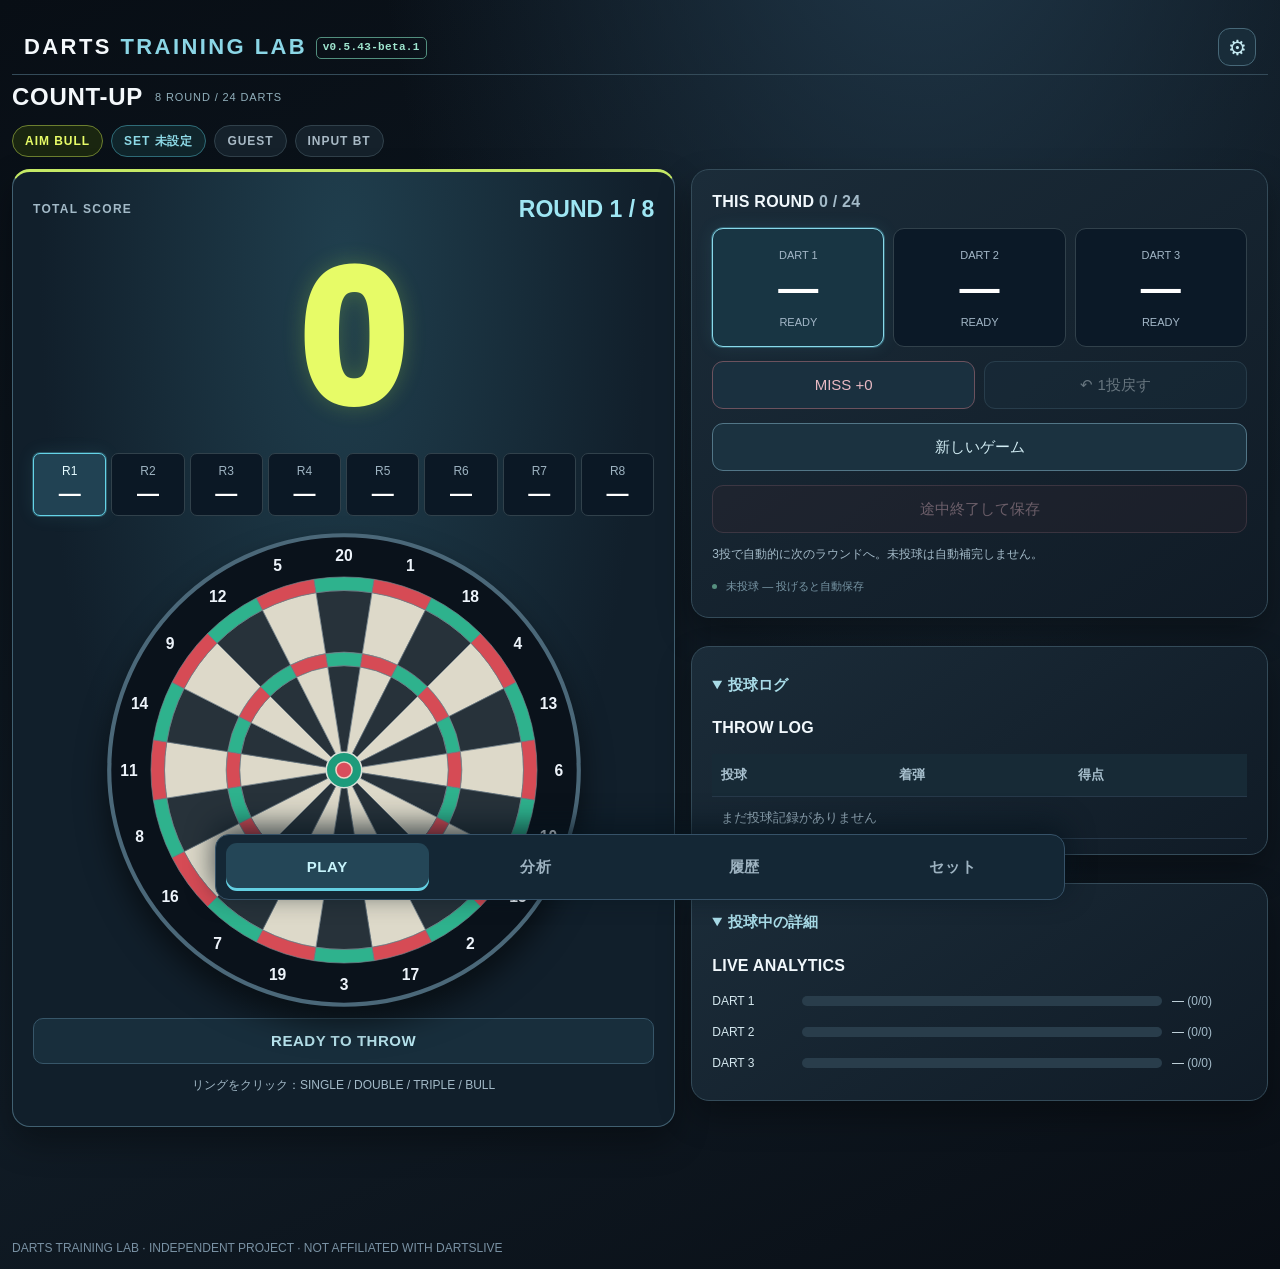
<file: index.html>
<!doctype html>
<html lang="ja"><head><meta charset="utf-8"><meta name="viewport" content="width=device-width,initial-scale=1,viewport-fit=cover"><link rel="manifest" href="manifest.webmanifest"><link rel="apple-touch-icon" href="assets/apple-touch-icon.png"><meta name="theme-color" content="#0C131A"><meta name="apple-mobile-web-app-capable" content="yes"><meta name="mobile-web-app-capable" content="yes"><meta name="apple-mobile-web-app-title" content="DARTS LAB"><meta name="apple-mobile-web-app-status-bar-style" content="black">
<title>DARTS TRAINING LAB — Practice Intelligence</title>
<link rel="stylesheet" href="styles.css?v=0543c"></head><body><div id="gameFx" class="game-fx" aria-hidden="true"><canvas id="pixelFx" width="160" height="90" aria-hidden="true"></canvas><div class="game-fx-title" id="gameFxTitle"></div><div class="game-fx-sub" id="gameFxSub"></div></div><div id="startupFx" class="startup-fx" aria-hidden="true"><div class="startup-fx-content"><div class="startup-fx-kicker">PRACTICE INTELLIGENCE SYSTEM</div><div class="startup-fx-logo">DARTS <span>TRAINING LAB</span></div><div class="startup-fx-bar"></div><div class="startup-fx-caption">READY TO THROW</div></div></div><div class="shell">
<header class="top"><div><div class="eyebrow">PRACTICE INTELLIGENCE SYSTEM</div><div class="brand">DARTS <span>TRAINING LAB</span> <small id="appVersion" style="display:inline-block;vertical-align:middle;font:700 11px/1.4 monospace;letter-spacing:.03em;color:#9fe6cf;border:1px solid #528f7e;border-radius:5px;padding:2px 6px;white-space:nowrap">v0.5.43-beta.1</small></div><div class="tiny muted">投げるほど、自分の強みと弱点が見えてくる。</div></div><div class="header-tools"><button class="settings-icon" data-tab="settings" aria-label="設定を開く" title="設定">⚙</button></div></header>


<section class="page active" id="play"><div class="play-heading"><strong>COUNT-UP</strong><span>8 ROUND / 24 DARTS</span></div><div class="play-chips"><button type="button" class="aim-chip" id="aimChip" aria-label="狙いを設定で変更">AIM BULL</button><button type="button" class="aim-chip chip-set" id="setChip" aria-label="使うセットを切り替え">SET —</button><button type="button" class="aim-chip chip-auth" id="authChip" aria-label="ログイン状態">GUEST</button><button type="button" class="aim-chip chip-phone" id="phoneChip" aria-label="入力方法">INPUT BT</button></div><div class="grid playgrid"><article class="panel"><div class="playmeta"><span class="muted">TOTAL SCORE</span><strong id="roundlabel">ROUND 1 / 8</strong></div><div class="bigscore" id="score" aria-live="polite">0</div><div class="rounds" id="rounds"></div><div class="round-break hidden" id="roundBreak" role="dialog" aria-label="次のラウンドへ"><div class="cool-card"><div class="cool-kicker">NEXT ROUND</div><div class="cool-praise" id="roundBreakPraise">NICE ONE!</div><canvas id="coolPixel" class="cool-pixel" width="128" height="60" aria-hidden="true"></canvas><div class="cool-ring"><span id="roundBreakCountdown">8</span><svg viewBox="0 0 120 120" aria-hidden="true"><circle class="cool-track" cx="60" cy="60" r="51"/><circle class="cool-progress" cx="60" cy="60" r="51"/></svg></div><div class="cool-round" id="roundBreakLabel">ROUND CLEAR</div><strong class="cool-score" id="roundBreakScore">+0</strong><button id="skipRoundBreak" type="button">SKIP <span aria-hidden="true">›</span></button></div></div><div class="board" id="board"></div><div class="toast" id="toast" role="status">READY TO THROW</div><p class="tiny muted" style="text-align:center">リングをクリック：SINGLE / DOUBLE / TRIPLE / BULL</p></article><div class="grid play-sidebar"><article class="panel"><h3>THIS ROUND <span class="muted" id="progress">0 / 24</span></h3><div class="throws" id="throws"></div><div class="actions"><button id="miss">MISS +0</button><button id="undo">↶ 1投戻す</button></div><div class="actions"><button id="newgame">新しいゲーム</button></div><div class="actions"><button id="endgame" class="warn">途中終了して保存</button></div><p class="tiny muted">3投で自動的に次のラウンドへ。未投球は自動補完しません。</p><div class="save-indicator" id="saveIndicator" role="status" aria-live="polite"><span class="save-dot"></span><span id="saveText">保存状態を確認中</span></div></article><details class="panel play-extra" open><summary>投球ログ</summary><h3>THROW LOG</h3><div class="minirows"><table><thead><tr><th>投球</th><th>着弾</th><th>得点</th></tr></thead><tbody id="throwlog"></tbody></table></div></details><details class="panel play-extra" open><summary>投球中の詳細</summary><h3>LIVE ANALYTICS</h3><div id="livebull"></div></details></div></div><article class="panel hidden resultpanel" id="resultpanel"><div class="eyebrow">GAME COMPLETE / REVIEW</div><h3>ゲーム終了！</h3><p class="tiny muted">24投完了。スコアを確認して記録を確定してください。</p><div class="resultscore" id="resultscore">0</div><div id="resultCompare"></div><div class="flex"><span class="pill">BULL <strong id="resultbull">0 / 24</strong></span><span class="tiny muted">修正する場合は「1投戻す」</span></div><div class="actions"><button class="primary" id="saveResult">このスコアを保存して結果を見る →</button></div></article><div class="sheet hidden" id="accountSheet" role="dialog" aria-label="プレイヤー"><div class="sheet-box"><h3>PLAYER</h3><article class="panel" id="profilePanel" style="margin-top:16px"><h3>ユーザー名</h3><div class="grid cols2" style="margin-top:10px"><label>ニックネーム<input id="myNick" maxlength="32" placeholder="ゲストでもOK"></label></div><p class="tiny muted">練習記録に表示するニックネームです。</p></article><article class="panel" id="cloudPanel" style="margin-top:16px"><h3>CLOUD SYNC <span class="tiny muted">GOOGLE</span></h3><div class="tiny muted" id="cloudStatus">OFF</div><div class="actions"><button type="button" id="cloudLogin">Googleでログイン</button><button type="button" id="cloudSync" class="hidden">SYNC NOW</button><button type="button" id="cloudLogout" class="hidden">ログアウト</button></div><p class="tiny muted">ログインすると、履歴とMY DARTSがクラウドに保存され、他の端末と同期されます。ログインしなくても使えます。</p></article><button type="button" class="sheet-item sheet-close" data-close-sheet>閉じる</button></div></div><div class="sheet hidden" id="phoneSheet" role="dialog" aria-label="スマホ連携"><div class="sheet-box"><article class="panel" id="phonePanel"><h3>INPUT <span class="tiny muted">入力方法</span></h3><div class="input-mode" role="group" aria-label="入力方法"><button type="button" id="inputBt" aria-pressed="true">BLUETOOTH</button><button type="button" id="inputPhone" aria-pressed="false">PHONE</button></div><a class="guide-link" id="phoneGuide" href="phone-guide.html" target="_blank" rel="noopener">? スマホ連携のつなぎ方（ガイド）</a><p class="tiny muted" id="btBody">200SをこのPCにBluetoothでつないで投げます。</p><div id="phoneBody" class="hidden"><div class="phone-code" id="phoneCode">----</div><div class="tiny muted" id="phoneStatus" role="status" aria-live="polite">OFF</div><div class="actions"><button type="button" class="primary" id="phoneStart">連携コードを発行</button><button type="button" id="phoneStop" class="hidden">連携を止める</button></div><label class="tiny phone-toggle"><input type="checkbox" id="phoneToPlay" checked> 届いた投擲をPLAYに反映（COUNT-UP）</label><div class="phone-last" id="phoneLast" aria-live="polite">—</div><pre class="log" id="phoneLog">まだ届いていません</pre><p class="tiny muted">スマホの「投擲ウォッチャー」にこのコードを入力。公式アプリで投げた場所がここに届きます。COUNT-UP以外を投げるときは反映をOFFに。連携中はこのPCの200S入力をOFFにします。</p></div></article><button type="button" class="sheet-item sheet-close" data-close-sheet>閉じる</button></div></div><div class="sheet hidden" id="aimSheet" role="dialog" aria-label="狙い"><div class="sheet-box"><article class="panel aim-settings"><h3>狙い / AIM TARGET</h3><div class="flex"><select id="aimSelect" aria-label="狙い"></select></div><p class="tiny muted">変更した後の投球から、この狙いで記録されます。それまでの記録はブル狙いとして扱います。分析は、狙いごとに分けて見られます。</p></article><button type="button" class="sheet-item sheet-close" data-close-sheet>閉じる</button></div></div></section>
<section class="page" id="history"><div class="eyebrow">PRACTICE ARCHIVE</div><h1 class="section-title">スコア・結果</h1><p class="lead">まず最新のスコアを確認。過去の詳細もここから。</p><div class="grid cols2 result-actions"><button class="primary" id="againFromHistory">もう1ゲーム投げる →</button><button id="analyseFromHistory">分析を見る →</button></div><article class="panel latest-result"><div class="eyebrow">LATEST GAME</div><div id="savedNotice" class="saved-notice hidden" role="status">✓ 完走記録を保存しました</div><div id="latestResult" aria-live="polite">まだ記録がありません</div></article><details class="result-archive"><summary>過去のスコア一覧を開く</summary><article class="panel"><div class="minirows" style="max-height:420px"><table><thead><tr><th>日時</th><th>状態</th><th>得点</th><th>ブル</th><th>投数</th><th>詳細</th></tr></thead><tbody id="sessions"></tbody></table></div></article></details><article class="panel" style="margin-top:16px"><h3>投球詳細</h3><div id="sessiondetail" class="muted">履歴の「詳細」を押してください。</div></article></section>
<section class="page" id="analysis"><div class="eyebrow">DARTS INTELLIGENCE</div><h1 class="section-title">PERFORMANCE</h1>
<div class="analysis-periods" id="analysisPeriods" role="group" aria-label="分析するラウンド数"><button data-aim-period="1">1R</button><button data-aim-period="10" class="selected">10R</button><button data-aim-period="20">20R</button><button data-aim-period="all">ALL</button></div>
<div class="analysis-scope" id="analysisScope">0R · 0 DARTS</div><div style="margin:10px 0 14px;padding:12px;border:1px solid #31414B;border-radius:10px;background:#15212B"><div id="roundTotal" style="font-size:16px;font-weight:bold">記録 0R ／ 分析対象 0R</div><details style="margin-top:8px"><summary style="cursor:pointer">ラウンドを確認・分析から除外</summary><p class="tiny muted">不要なラウンドは分析から除外できます。投球履歴は残り、いつでも元に戻せます。3投そろったラウンドが対象です。</p><div id="roundManager" style="max-height:300px;overflow:auto"></div></details></div><div class="aim-target-row hidden" id="analysisAim" role="group" aria-label="狙いで絞り込み"></div>
<div class="grid cols4" id="metrics"></div>
<article class="panel focus-panel hidden" id="focusPanel" style="margin-top:16px"><h3>TODAY'S FOCUS</h3><div id="focusBody"></div></article><article class="panel insight-panel hidden" id="insightPanel" style="margin-top:16px"><h3>INSIGHT <span class="tiny muted">SELECTED PERIOD</span></h3><div id="insightBody"></div></article>
<article class="panel aim-panel" style="margin-top:16px"><h3>AIM ANALYSIS</h3><div id="aimAnalysis"></div></article>
<div class="grid cols2" style="margin-top:16px"><article class="panel"><h3>BULL BY DART</h3><div id="allbull"></div></article><article class="panel"><h3>SCORE TREND <span class="tiny muted">ALL TIME</span></h3><div id="analysischart"></div></article></div>
<article class="panel achievement-panel"><h3>ACHIEVEMENTS <span class="tiny muted">ALL TIME</span></h3><div class="achievement-grid" id="achievementTotals"></div></article><article class="panel records-panel"><h3>PERSONAL RECORDS <span class="tiny muted">ALL TIME</span></h3><div class="record-grid" id="personalRecords"></div></article>
<details class="analysis-extra"><summary>ADVANCED ANALYTICS <span class="tiny muted">A CLASS</span></summary>
<div class="grid cols2 advanced-grid"><article class="panel"><h3>THROW ORDER <span class="tiny muted">DART 1 / 2 / 3</span></h3><div id="advancedThrowOrder"></div></article><article class="panel"><h3>DRIFT BY DART <span class="tiny muted">1 / 2 / 3</span></h3><div id="advancedDrift"></div></article>
<article class="panel"><h3>DIRECTION <span class="tiny muted">8 WAY</span></h3><div id="advancedDirection"></div></article>
<article class="panel"><h3>CONSISTENCY</h3><div id="advancedConsistency"></div></article>
<article class="panel"><h3>AFTER HIT / MISS <span class="tiny muted">NEXT DART</span></h3><div id="advancedAfter"></div></article>
<article class="panel"><h3>BULL TREND</h3><div id="advancedBullTrend"></div></article>
<article class="panel"><h3>ROUND ANALYSIS <span class="tiny muted">BULL RATE</span></h3><div id="advancedRounds"></div></article>
<article class="panel"><h3>ROUND SCORE <span class="tiny muted">R1 – R8</span></h3><div id="advancedRoundScore"></div></article>
<article class="panel"><h3>SCORE BREAKDOWN</h3><div id="advancedBreakdown"></div></article>
<article class="panel"><h3>PACE <span class="tiny muted">DART INTERVAL</span></h3><div id="advancedPace"></div></article>
<article class="panel"><h3>BEST STREAK</h3><div id="advancedStreak"></div></article>
<article class="panel"><h3>SCORE &amp; GOAL <span class="tiny muted">ALL TIME</span></h3><label class="goal-row">GOAL <input id="goalInput" type="number" inputmode="numeric" min="0" max="1440" step="10" placeholder="—" aria-label="目標スコア"> pt</label><div id="advancedGoalBody"></div></article>
<article class="panel"><h3>BEST GAME vs AVG <span class="tiny muted">ALL TIME</span></h3><div id="advancedBestVsAvg"></div></article>
<article class="panel"><h3>CONDITIONS <span class="tiny muted">ALL TIME</span></h3><div id="advancedConditions"></div></article>
<article class="panel"><h3>PRACTICE LOG <span class="tiny muted">ALL TIME</span></h3><div id="advancedLog"></div></article></div>
<div class="actions"><button class="primary" id="startdash">BACK TO PLAY →</button></div></details>
<article class="panel report-panel" id="reportPanel"><h3>COACH REPORT <span class="tiny muted">SELECTED PERIOD</span></h3><div class="report-note">AUTO · 数値をもとにルールで文章化します（AIモデルではありません）</div><div class="actions"><button class="primary" id="reportBtn" type="button">GENERATE REPORT</button><button id="reportCopy" class="hidden" type="button">COPY</button></div><div class="report-body hidden" id="reportBody" aria-live="polite"></div><div class="tiny muted" id="reportStatus" role="status"></div></article></section>
<section class="page" id="setups"><div class="eyebrow">MY DARTS / BUILD YOUR SETUP</div><h1 class="section-title">マイセット</h1><p class="lead">バレル・フライト・シャフト・チップを組み合わせて、最大10セットまで保存できます。練習記録の保存先はこれまでと同じです。</p><article class="panel" id="myDartsPanel" style="margin-top:16px"><h3>MY DARTS <span class="tiny muted">最大10セット・登録なしでもOK</span></h3><div class="my-slots" id="mySlots" aria-label="登録セット10枠"></div><div class="my-edit-title" id="myEditTitle">新しいセットを登録</div><div class="grid cols2"><label>セット名<input id="mySetupName" maxlength="40" placeholder="例：お気に入りのLAZY"></label><label>バレルメーカー<select id="myBarrelBrand"></select></label></div><div style="margin-top:10px"><div style="border:1px solid #31414B;border-radius:10px;padding:12px"><b>モデルを探す・タップして登録</b><p class="tiny muted">選ぶと、セット名・重量・色が自動で入ります。</p><input id="myModelSearch" placeholder="モデル名・発売年で検索" style="width:100%;margin:6px 0"><div id="myModelResults" style="display:grid;grid-template-columns:repeat(auto-fit,minmax(180px,1fr));gap:7px;max-height:260px;overflow:auto"></div><div id="myModelInfo" class="tiny muted" style="margin-top:8px"></div></div></div><div class="grid cols2" style="margin-top:10px"><label>バレルモデル<input id="myBarrelModel" list="myBarrelCandidates" placeholder="モデル名・自由入力"><datalist id="myBarrelCandidates"></datalist></label><label>バレル形状<select id="myBarrelShape"><option>ストレート</option><option>トルピード</option><option>砲弾型</option><option>その他・不明</option></select></label><label>バレル重量(g)<input id="myBarrelWeight" type="number" min="0" max="60" step="0.1" placeholder="例：18"></label><label>バレル色<select id="myBarrelColor"></select></label></div><details class="my-more" open><summary>フライト・シャフト・チップ・メモ</summary><div class="grid cols2" style="margin-top:8px"><label>フライトメーカー<select id="myFlightBrand"><option>未指定</option><option>L-style</option><option>Fit Flight（COSMO DARTS）</option><option>TARGET</option><option>TRiNiDAD</option><option>Harrows</option><option>その他</option></select></label><label>フライト商品名<input id="myFlightModel" placeholder="例：L-Flight PRO" list="flightProductHints"><datalist id="flightProductHints"><option value="L-Flight PRO"><option value="Fit Flight"><option value="K-Flex"><option value="Condor AXE"></datalist></label><label>フライト形状<select id="myFlightShape"><option>スタンダード</option><option>シェイプ</option><option>スリム</option><option>ティアドロップ</option><option>その他・不明</option></select></label><label>フライト色<select id="myFlightColor"></select></label><label>シャフト長<select id="myShaft"><option>ショート</option><option>インビト</option><option>ミディアム</option><option>ロング</option><option>一体型・不明</option></select></label><label>チップメーカー<select id="myTipBrand"><option>未指定</option><option>L-style</option><option>COSMO DARTS</option><option>TARGET</option><option>TRiNiDAD</option><option>Premium Lippoint</option><option>その他</option></select></label><label>チップ商品名<input id="myTipModel" placeholder="例：Premium Lippoint" list="tipProductHints"><datalist id="tipProductHints"><option value="Premium Lippoint"><option value="Lippoint"><option value="Fit Point"></datalist></label><label>チップ規格<select id="myTip"><option>2BA ソフト</option><option>No.5 ソフト</option><option>その他・不明</option></select></label><label>チップ色<select id="myTipColor"></select></label><label>チップ長<select id="myTipLength"><option>標準</option><option>ショート</option><option>ロング</option><option>不明</option></select></label></div><label style="display:block;margin-top:10px">詳細メモ<textarea id="myMemo" rows="2" placeholder="飛び方、グリップ、限定カラー、発売年など"></textarea></label></details><div class="flex" style="margin-top:12px;gap:8px;flex-wrap:wrap"><button class="primary" id="mySave" type="button">このセットを保存</button><button id="myDuplicate" type="button">複製</button><button id="myDelete" type="button">削除</button><button id="myClear" type="button">新規</button></div><details class="my-adv"><summary>セットの選択（詳細）</summary><div class="grid cols2" style="margin-top:8px"><label>使うセッティング<select id="myCurrent"><option value="">未設定（お試し）</option></select></label><label>登録済みセット<select id="mySlot"><option value="">新しいセットを作る</option></select></label></div></details></article></section><section class="page" id="settings"><button class="back-to-play" id="backFromSettings">← PLAYに戻る</button><div class="eyebrow">SYSTEM CONFIGURATION</div><h1 class="section-title">設定とバックアップ</h1><p class="lead">効果音・待ち時間・バックアップ</p><article class="panel sound-settings"><h3>効果音</h3><div class="sound-controls"><button type="button" id="soundToggle" aria-pressed="true">効果音 ON</button><button type="button" id="soundTest">音を試す ♪</button><button type="button" id="musicToggle" aria-pressed="false">BGM OFF</button><span id="soundStatus" class="tiny muted" role="status" aria-live="polite"></span></div><div class="sound-samples"><button type="button" data-sound-test="hit">シングル</button><button type="button" data-sound-test="double">ダブル</button><button type="button" data-sound-test="triple">トリプル</button><button type="button" data-sound-test="bull">アウターブル</button><button type="button" data-sound-test="inner">インナーブル</button><button type="button" data-sound-test="hat">HAT TRICK</button><button type="button" data-sound-test="cooldown">ネクストステージ</button></div><p class="tiny muted">RETRO DARTS SOUND — 命中音はオリジナル効果音、ラウンド切り替え音は「決定ボタンを押す33」です。</p><div class="volume-controls"><label>命中音 <input type="range" min="0" max="100" data-sound-volume="hit"><output id="hitVolumeValue">75%</output></label><label>演出音 <input type="range" min="0" max="100" data-sound-volume="fx"><output id="fxVolumeValue">80%</output></label><label>BGM <input type="range" min="0" max="100" data-sound-volume="bgm"><output id="bgmVolumeValue">25%</output></label></div><p class="tiny muted">命中音・ブル・ファンファーレを合成したオリジナルサウンドです。音声はブラウザ操作後に有効になります。</p></article><article class="panel"><h3>ラウンド間の待ち時間</h3><p class="tiny muted">3投後の待ち時間。次へボタンでスキップできます。</p><div class="round-delay-options"><button data-delay="5">5秒</button><button data-delay="8">8秒</button><button data-delay="10">10秒</button><button data-delay="15">15秒</button></div></article><div class="grid cols2"><article class="panel"><h3>データ管理</h3><p class="tiny muted">ブラウザのデータ削除・別PCへの移動に備えて、定期的にJSONを保存してください。</p><div class="actions"><button class="primary" id="exportjson">JSONバックアップ</button><button id="exportcsv">CSV出力</button></div><div class="flex" style="margin-top:14px"><label for="importjson">JSON復元：</label><input type="file" id="importjson" accept=".json,application/json"></div><p class="tiny muted">復元時は現在の履歴に統合し、同じIDは重複登録しません。</p><button id="clearall" class="warn">全履歴を削除</button></article><details class="panel s200-group" id="s200Group"><summary>200S ボード設定</summary><article class="panel"><h3>200S ボード接続</h3><label class="tiny"><input type="checkbox" id="board200sToggle" checked> 200S 自動入力を有効にする</label><p class="tiny muted">82エリアとSTART・CHANGEは設定済み。Bluetooth接続後、そのままPLAY画面で投げられます。</p><p class="tiny muted" id="board200sStatus" role="status">200S 入力待機中</p></article><div hidden aria-hidden="true" style="display:none"><article class="dev-only panel raw-capture"><h3>200S START・CHANGE 信号記録</h3><p class="tiny muted">82か所の記録は完了済み。ここでは本体ボタン2個だけ調べます。まず「STARTを記録」をクリックし、200S本体のSTARTを1回押してください。続いてCHANGEも同様に。得点データは変更しません。</p><div class="actions"><button type="button" class="primary" id="specialStart">① STARTを記録</button><button type="button" id="specialChange">② CHANGEを記録</button><button type="button" id="specialExport">③ JSON保存</button></div><p class="tiny muted" id="specialStatus" role="status">STARTから記録してください</p><pre class="log" id="specialLog">未記録</pre></article><article class="dev-only panel raw-capture"><h3>200S 信号まとめ取り <span class="pill">NEW</span></h3><p class="tiny muted">登録はせず、ボードから届く生のキー信号をまとめて記録します。200Sのスタートボタンは押さず、画面の順番どおりに各エリアを1回ずつ押してください。Shiftなどの信号も記録します。</p><div id="rawProgress" class="calibration-progress">未開始</div><div id="rawTarget" class="calibration-target">記録開始を押してください</div><div id="rawStatus" class="tiny muted" role="status">記録したデータはブラウザに保存されます</div><div class="actions"><button type="button" id="rawStart" class="primary">記録開始 / 再開</button><button type="button" id="rawUndo">直前をやり直す</button><button type="button" id="rawSkip">次へスキップ</button><button type="button" id="rawPause">一時停止</button><button type="button" id="rawExport">記録をJSON保存</button></div><details><summary>受信した信号を確認</summary><pre id="rawLog" class="log">記録なし</pre></details><p class="tiny muted">1回押すと、その直後のキー信号をひとまとめにします。信号が複数届いても記録し、約0.8秒静かになったら次へ進みます。押し間違えた場合は「直前をやり直す」。</p></article><article class="panel calibration-panel"><h3>200S 自動登録 <span class="pill">BETA</span></h3><p class="tiny muted">PCで200Sを接続し、画面の「最初に1回だけ押す」をクリックしてください。200S本体のスタートボタンは押さないでください。表示された位置を1回ずつ押すと、受信したキーコードを自動登録します。途中で閉じても続きから再開できます。</p><div class="calibration-progress" id="calibrationProgress">登録済み 0 / 82</div><div class="calibration-target" id="calibrationTarget">開始すると押す場所が表示されます</div><div class="calibration-status tiny muted" id="calibrationStatus" role="status" aria-live="polite">待機中</div><div class="actions"><button type="button" class="primary" id="calibrationStart">最初に1回だけ押す</button><button type="button" id="calibrationBack">直前を修正</button><button type="button" id="calibrationEdit">場所を選んで修正</button><button type="button" id="calibrationSkip">スキップ</button><button type="button" id="calibrationStop">一時停止</button><button type="button" id="calibrationExport">対応表を保存（JSON）</button></div><p class="tiny muted">完了後もブラウザ内に保存され、JSONバックアップを作成できます。キーが重複しても登録は止まりません。表示された場所をもう一度押すか、スキップしてください。通常のキーボード入力も受け付けるため、登録中はボード以外のキーを押さないでください。</p></article><article class="dev-only panel"><h3>200S入力テスト <span class="pill">EXPERIMENTAL</span></h3><p class="tiny muted">Bluetoothで200SをWindowsに接続後、この画面を開いてキーを押すと、ブラウザが受け取った入力を確認できます。実機のキー割当は未検証です。受信できない場合はWindows側の補助アプリが必要になる可能性があります。</p><div class="flex"><label>最後のキー <strong id="lastkey">未受信</strong></label></div><div class="flex" style="margin-top:10px"><select id="targetselect" aria-label="割当先"></select><button id="assignkey">このキーを割当</button><button id="clearbindings">割当を削除</button></div><p class="tiny muted">登録したキーはPLAY画面で着弾入力として利用。通常のキーボード操作と衝突する可能性があります。</p><details><summary>受信ログ・割当一覧</summary><pre class="log" id="keylog">未受信</pre><pre class="log" id="bindinglog">割当なし</pre></details></article></div></details></div><article class="panel" id="recoveryPanel" style="margin-top:16px"><h3>データ保護・復旧</h3><p class="tiny muted">保存データに異常があった場合は、先に復旧ファイルを保存してください。</p><p id="recoveryStatus" class="tiny" role="status">確認中…</p><div class="grid cols2"><button type="button" id="recoveryExport">復旧用ファイルを保存</button><label>復旧元<select id="recoveryChoice"></select></label></div><button type="button" id="recoveryRestore" style="margin-top:8px">選択した正常データから復旧</button><p class="tiny muted">復旧時は現在の保存内容を別領域へ退避します。復旧前にファイルを保存することを推奨します。</p></article></section>
<div class="sheet hidden" id="setSheet" role="dialog" aria-label="使うセットを選ぶ"><div class="sheet-box"><h3>使うセット</h3><div id="setSheetList"></div><button type="button" class="sheet-item sheet-edit" id="setSheetEdit">MY DARTSを編集する</button><button type="button" class="sheet-item sheet-close" id="setSheetClose">閉じる</button></div></div><nav class="tabs" aria-label="画面切り替え"><button data-tab="play" class="active">PLAY</button><button data-tab="analysis">分析</button><button data-tab="history">履歴</button><button data-tab="setups">セット</button></nav><footer class="footer">DARTS TRAINING LAB · INDEPENDENT PROJECT · NOT AFFILIATED WITH DARTSLIVE</footer></div>
<script src="app.js?v=0543-input-mode" defer></script></body></html>
</file>
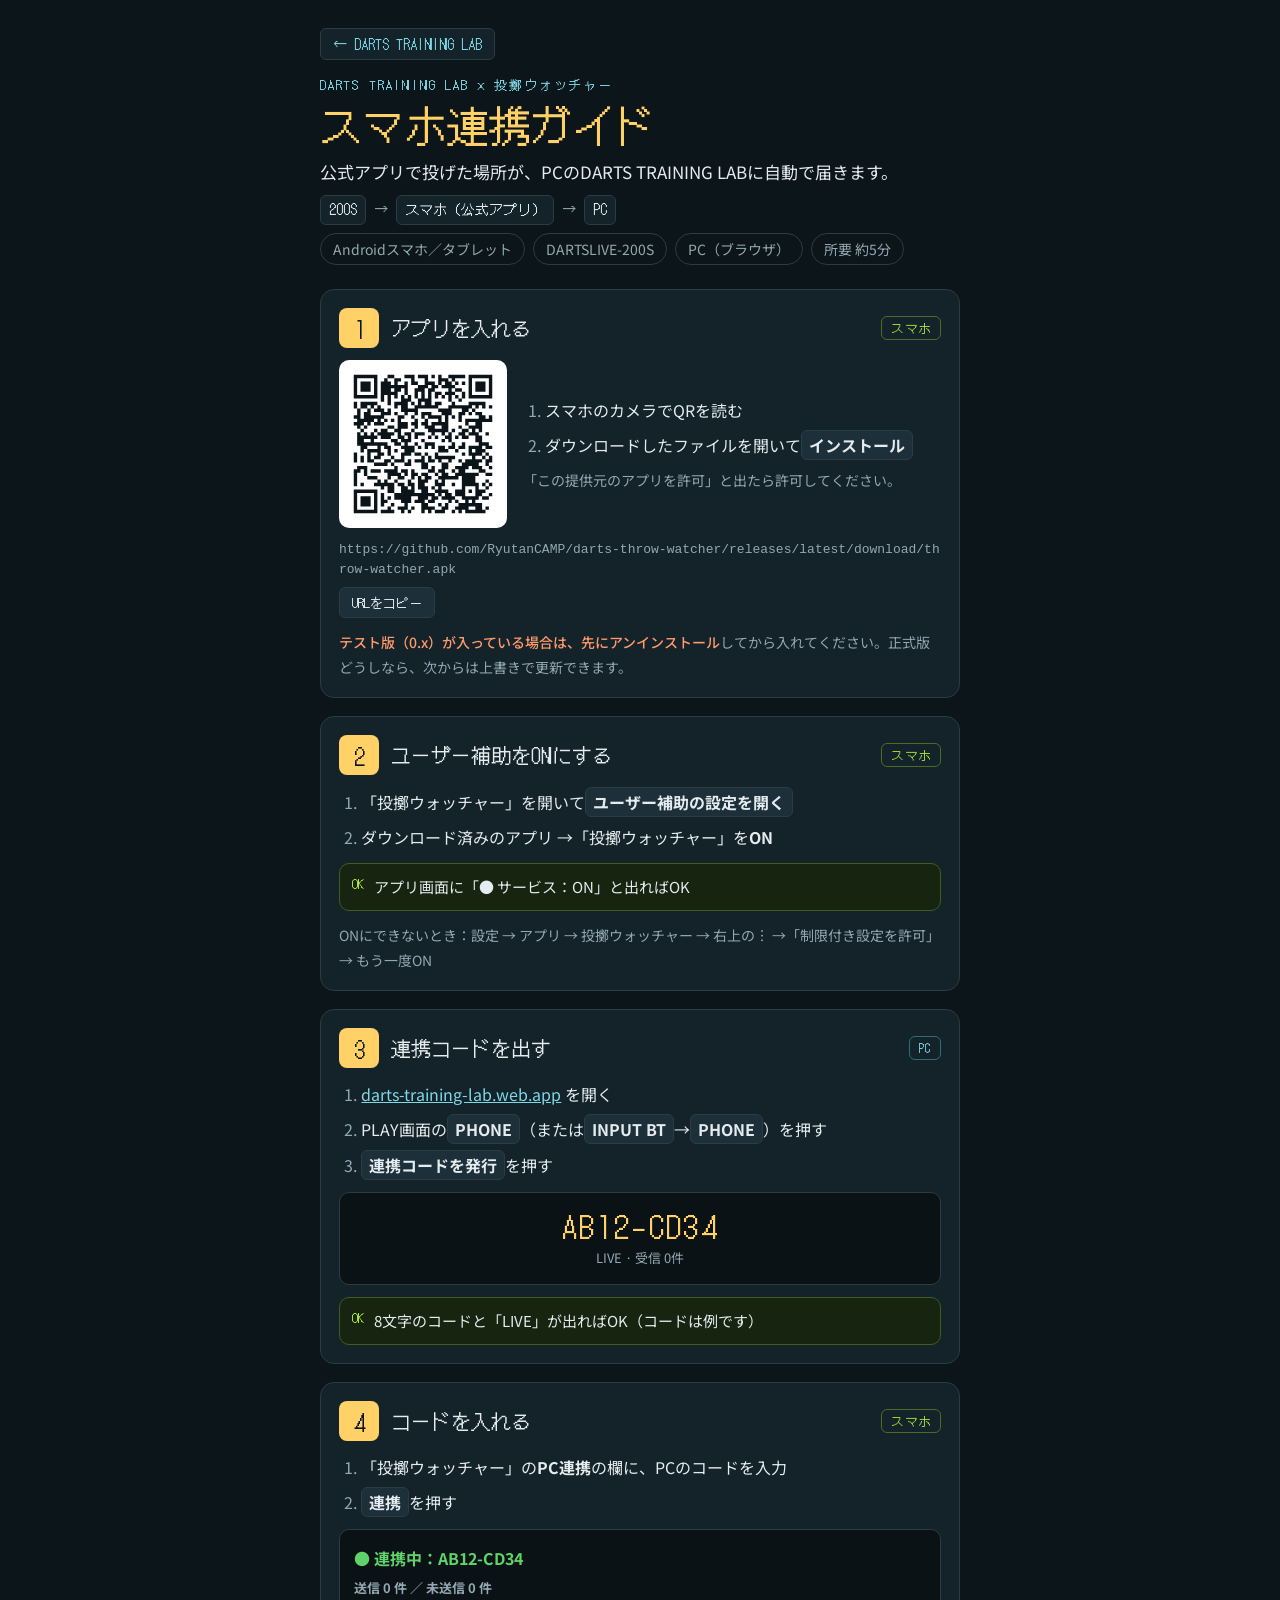
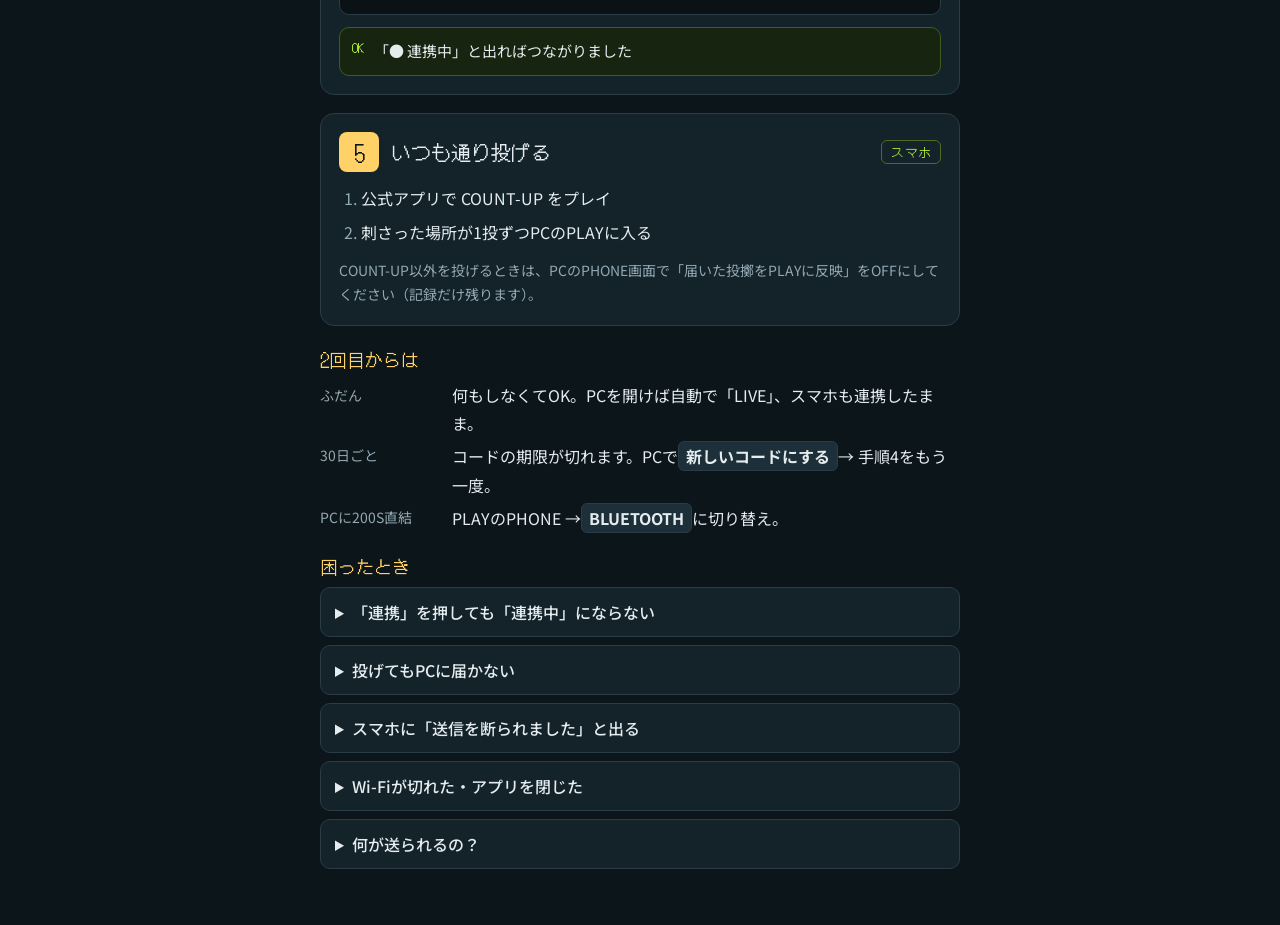
<file: phone-guide.html>
<!doctype html>
<html lang="ja">
<head>
<meta charset="utf-8">
<meta name="viewport" content="width=device-width,initial-scale=1,viewport-fit=cover">
<title>スマホ連携ガイド</title>
<link rel="preconnect" href="https://fonts.googleapis.com">
<link rel="stylesheet" href="https://fonts.googleapis.com/css2?family=DotGothic16&family=Noto+Sans+JP:wght@400;500;700&display=swap">
<style>
/* Layout: one narrow column of numbered steps (a real sequence), each tagged with the device you hold. Single dark arcade look, same world as DARTS TRAINING LAB. */
:root{
  --bg:#0c1519; --panel:#14222a; --line:#2a3c46; --fg:#e4ecef; --muted:#93a8b2;
  --gold:#ffd166; --lime:#b4ed38; --cyan:#7fd8e6; --warn:#ff9a6b;
  --pixel:"DotGothic16","Noto Sans JP",system-ui,sans-serif;
  --body:"Noto Sans JP","Hiragino Sans","Yu Gothic",system-ui,sans-serif;
  color-scheme:dark;
}
*{box-sizing:border-box}
body{background:var(--bg);color:var(--fg);font:16px/1.75 var(--body);padding-left:max(16px,env(safe-area-inset-left,0px));padding-right:max(16px,env(safe-area-inset-right,0px));padding-block:28px 56px}
.wrap{max-width:640px;margin:0 auto;display:grid;gap:18px}
header{display:grid;gap:8px;padding-bottom:6px}
.eyebrow{font:13px/1 var(--pixel);letter-spacing:.14em;color:var(--cyan)}
h1{font:clamp(30px,8vw,42px)/1.2 var(--pixel);margin:0;color:var(--gold);text-wrap:balance}
.lead{margin:0;color:var(--fg);font-size:17px}
.flow{display:flex;flex-wrap:wrap;align-items:center;gap:6px 8px;font:14px/1.4 var(--pixel);color:var(--muted)}
.flow b{color:var(--fg);font-weight:400;border:1px solid var(--line);border-radius:6px;padding:4px 8px;background:var(--panel)}
.need{display:flex;flex-wrap:wrap;gap:8px;margin:0;padding:0;list-style:none}
.need li{font-size:14px;border:1px solid var(--line);border-radius:999px;padding:3px 12px;color:var(--muted)}
.step{background:var(--panel);border:1px solid var(--line);border-radius:14px;padding:18px;display:grid;gap:12px}
.step-head{display:flex;align-items:center;gap:12px;flex-wrap:wrap}
.num{font:22px/1 var(--pixel);color:var(--bg);background:var(--gold);border-radius:8px;width:40px;height:40px;display:grid;place-items:center;flex:none}
.step h2{font:20px/1.3 var(--pixel);margin:0;flex:1;min-width:0}
.dev{font:12px/1 var(--pixel);letter-spacing:.1em;padding:5px 9px;border-radius:6px;border:1px solid}
.dev.sp{color:var(--lime);border-color:#4d6b22}
.dev.pc{color:var(--cyan);border-color:#2f6c78}
ol.do{margin:0;padding-left:1.4em;display:grid;gap:6px}
ol.do li::marker{color:var(--muted)}
.btn{display:inline-block;font-weight:700;border:1px solid var(--line);background:#1d2f38;border-radius:6px;padding:0 7px;white-space:nowrap}
.ok{display:flex;gap:10px;align-items:flex-start;background:#17240f;border:1px solid #3f5d1d;border-radius:10px;padding:10px 12px;font-size:15px}
.ok::before{content:"OK";font:13px/1.6 var(--pixel);color:var(--lime);flex:none}
.note{font-size:14px;color:var(--muted);margin:0}
.note strong{color:var(--warn);font-weight:500}
.qr-row{display:grid;grid-template-columns:auto 1fr;gap:16px;align-items:center}
.qr{width:168px;max-width:100%;background:#fff;border-radius:10px;padding:8px}
.qr svg{display:block;width:100%;height:auto}
.url{font:13px/1.5 ui-monospace,Menlo,monospace;word-break:break-all;color:var(--muted);user-select:all;min-width:0}
.copy{font:13px/1 var(--pixel);color:var(--fg);background:#1d2f38;border:1px solid var(--line);border-radius:6px;padding:8px 12px;cursor:pointer;margin-top:8px}
.copy:focus-visible,a:focus-visible{outline:2px solid var(--gold);outline-offset:2px}
a{color:var(--cyan)}
.screen{background:#0a1216;border:1px solid var(--line);border-radius:10px;padding:14px;text-align:center;display:grid;gap:4px}
.screen .code{font:30px/1.2 var(--pixel);color:var(--gold);letter-spacing:.08em}
.screen .live{font-size:13px;color:var(--muted)}
.screen .linked{font-weight:700;color:#5fd36a;text-align:left}
.after{display:grid;gap:10px}
.after h2,.faq h2{font:18px/1.3 var(--pixel);margin:4px 0 0;color:var(--gold)}
.pair{display:grid;grid-template-columns:7.5em 1fr;gap:4px 12px;margin:0}
.pair dt{color:var(--muted);font-size:14px;padding-top:2px}
.pair dd{margin:0}
.faq{display:grid;gap:8px}
details{background:var(--panel);border:1px solid var(--line);border-radius:10px;padding:10px 14px}
summary{cursor:pointer;font-weight:500}
details p,details ol{margin:8px 0 2px;font-size:15px}
@media (max-width:460px){.qr-row{grid-template-columns:1fr;justify-items:center}.qr{width:200px}.pair{grid-template-columns:1fr}.pair dt{padding-top:6px}}
@media (prefers-reduced-motion:reduce){*{scroll-behavior:auto}}
.back{justify-self:start;font:14px/1 var(--pixel);color:var(--cyan);text-decoration:none;border:1px solid var(--line);border-radius:6px;padding:8px 12px;background:var(--panel)}
html{background:var(--bg)}
body{margin:0}
</style>

</head>
<body>
<main class="wrap">
<a class="back" href="./" id="guideBack">← DARTS TRAINING LAB</a>
<header>
  <div class="eyebrow">DARTS TRAINING LAB × 投擲ウォッチャー</div>
  <h1>スマホ連携ガイド</h1>
  <p class="lead">公式アプリで投げた場所が、PCのDARTS TRAINING LABに自動で届きます。</p>
  <div class="flow" aria-label="しくみ"><b>200S</b>→<b>スマホ（公式アプリ）</b>→<b>PC</b></div>
  <ul class="need" aria-label="用意するもの"><li>Androidスマホ／タブレット</li><li>DARTSLIVE-200S</li><li>PC（ブラウザ）</li><li>所要 約5分</li></ul>
</header>

<section class="step" aria-labelledby="s1">
  <div class="step-head"><span class="num">1</span><h2 id="s1">アプリを入れる</h2><span class="dev sp">スマホ</span></div>
  <div class="qr-row">
    <div class="qr" role="img" aria-label="投擲ウォッチャーのダウンロード用QRコード"><svg viewBox="0 0 45 45" class="segno"><path fill="#fff" d="M0 0h45v45h-45z"/><path class="qrline" stroke="#0b1418" d="M2 2.5h7m3 0h2m3 0h3m1 0h3m1 0h1m1 0h1m2 0h5m1 0h7m-41 1h1m5 0h1m2 0h1m2 0h2m3 0h1m3 0h1m3 0h3m1 0h1m4 0h1m5 0h1m-41 1h1m1 0h3m1 0h1m1 0h3m1 0h1m2 0h1m1 0h2m2 0h3m1 0h1m1 0h2m1 0h1m1 0h1m1 0h1m1 0h3m1 0h1m-41 1h1m1 0h3m1 0h1m1 0h8m3 0h3m1 0h2m1 0h4m4 0h1m1 0h3m1 0h1m-41 1h1m1 0h3m1 0h1m1 0h3m1 0h2m1 0h1m2 0h3m1 0h2m4 0h1m1 0h2m2 0h1m1 0h3m1 0h1m-41 1h1m5 0h1m1 0h5m2 0h1m2 0h1m1 0h1m1 0h1m1 0h2m1 0h3m2 0h1m1 0h1m5 0h1m-41 1h7m1 0h1m1 0h1m1 0h1m1 0h1m1 0h1m1 0h1m1 0h1m1 0h1m1 0h1m1 0h1m1 0h1m1 0h1m1 0h1m1 0h7m-33 1h1m1 0h1m3 0h3m2 0h4m5 0h1m2 0h1m-32 1h1m1 0h5m3 0h1m1 0h4m1 0h1m1 0h1m1 0h2m1 0h2m3 0h1m4 0h5m-39 1h1m1 0h2m1 0h1m1 0h1m4 0h1m1 0h2m2 0h7m3 0h7m1 0h1m1 0h1m1 0h1m-40 1h1m2 0h1m1 0h3m1 0h1m3 0h5m6 0h4m3 0h2m1 0h1m-35 1h1m1 0h2m3 0h3m1 0h1m2 0h1m2 0h1m1 0h3m3 0h3m2 0h2m1 0h1m1 0h2m-38 1h2m1 0h6m4 0h2m2 0h1m2 0h1m1 0h4m1 0h1m1 0h1m1 0h1m5 0h2m1 0h1m-40 1h5m1 0h1m1 0h1m1 0h1m1 0h1m4 0h1m2 0h1m3 0h1m1 0h1m3 0h1m1 0h8m-41 1h3m1 0h1m1 0h3m4 0h3m1 0h2m1 0h2m1 0h5m5 0h1m2 0h2m-37 1h1m1 0h1m6 0h2m1 0h3m2 0h1m2 0h3m2 0h2m3 0h1m2 0h4m-36 1h1m3 0h1m1 0h2m2 0h2m3 0h1m4 0h6m1 0h1m2 0h2m1 0h1m1 0h1m-37 1h1m1 0h1m1 0h1m1 0h5m1 0h1m1 0h2m1 0h3m2 0h1m2 0h1m1 0h1m2 0h2m1 0h3m2 0h1m-39 1h6m1 0h3m2 0h2m1 0h1m1 0h1m3 0h1m1 0h1m2 0h2m1 0h1m1 0h2m2 0h2m-37 1h2m2 0h1m5 0h2m1 0h3m3 0h1m5 0h1m1 0h1m7 0h2m-37 1h9m2 0h2m1 0h1m2 0h1m2 0h3m5 0h1m2 0h1m4 0h3m-38 1h2m3 0h1m1 0h2m3 0h4m1 0h1m1 0h1m1 0h1m1 0h2m1 0h2m1 0h2m1 0h4m1 0h2m-39 1h1m1 0h4m2 0h1m1 0h1m2 0h3m7 0h3m2 0h1m3 0h1m1 0h3m-39 1h1m3 0h1m2 0h2m1 0h1m3 0h3m1 0h2m1 0h1m2 0h1m7 0h1m1 0h4m1 0h1m-40 1h1m1 0h1m1 0h1m1 0h2m3 0h1m2 0h1m5 0h1m1 0h1m1 0h6m5 0h1m2 0h1m1 0h1m-41 1h1m1 0h1m1 0h2m3 0h2m1 0h3m1 0h1m1 0h3m1 0h2m1 0h1m2 0h1m2 0h1m1 0h5m1 0h2m-35 1h4m1 0h1m3 0h2m3 0h2m4 0h2m4 0h5m2 0h1m-39 1h3m8 0h1m7 0h2m1 0h1m2 0h2m2 0h4m1 0h3m2 0h1m-41 1h2m1 0h1m1 0h3m1 0h4m1 0h2m1 0h1m4 0h2m1 0h2m2 0h1m1 0h2m4 0h2m-39 1h1m2 0h1m6 0h4m1 0h1m1 0h2m1 0h2m2 0h1m1 0h2m2 0h7m2 0h2m-41 1h1m3 0h3m3 0h1m2 0h2m2 0h1m1 0h1m1 0h2m2 0h6m1 0h4m-36 1h1m6 0h1m1 0h1m2 0h1m3 0h1m2 0h3m2 0h1m1 0h1m5 0h4m3 0h1m-40 1h1m1 0h1m3 0h6m1 0h2m1 0h2m1 0h2m3 0h3m2 0h1m2 0h5m1 0h1m1 0h1m-33 1h1m1 0h2m2 0h2m1 0h1m1 0h3m1 0h1m1 0h1m6 0h1m3 0h1m2 0h1m-40 1h7m3 0h2m2 0h4m2 0h2m2 0h4m2 0h3m1 0h1m1 0h3m-39 1h1m5 0h1m1 0h1m3 0h12m1 0h1m1 0h2m1 0h3m3 0h2m2 0h1m-41 1h1m1 0h3m1 0h1m1 0h1m1 0h1m1 0h5m2 0h3m1 0h2m1 0h4m2 0h5m1 0h2m-40 1h1m1 0h3m1 0h1m1 0h2m4 0h3m1 0h3m1 0h2m4 0h1m1 0h1m2 0h1m1 0h1m-36 1h1m1 0h3m1 0h1m1 0h1m2 0h1m3 0h1m4 0h2m3 0h1m1 0h1m3 0h7m-38 1h1m5 0h1m3 0h1m2 0h3m1 0h1m2 0h4m2 0h2m2 0h4m2 0h2m1 0h1m-40 1h7m1 0h4m2 0h1m1 0h1m3 0h1m1 0h1m1 0h3m2 0h1m1 0h1m1 0h6"/></svg></div>
    <div style="min-width:0">
      <ol class="do">
        <li>スマホのカメラでQRを読む</li>
        <li>ダウンロードしたファイルを開いて<span class="btn">インストール</span></li>
      </ol>
      <p class="note" style="margin-top:8px">「この提供元のアプリを許可」と出たら許可してください。</p>
    </div>
  </div>
  <div>
    <div class="url" id="apkUrl">https://github.com/RyutanCAMP/darts-throw-watcher/releases/latest/download/throw-watcher.apk</div>
    <button class="copy" id="copyApk" type="button">URLをコピー</button>
  </div>
  <p class="note"><strong>テスト版（0.x）が入っている場合は、先にアンインストール</strong>してから入れてください。正式版どうしなら、次からは上書きで更新できます。</p>
</section>

<section class="step" aria-labelledby="s2">
  <div class="step-head"><span class="num">2</span><h2 id="s2">ユーザー補助をONにする</h2><span class="dev sp">スマホ</span></div>
  <ol class="do">
    <li>「投擲ウォッチャー」を開いて<span class="btn">ユーザー補助の設定を開く</span></li>
    <li>ダウンロード済みのアプリ →「投擲ウォッチャー」を<b>ON</b></li>
  </ol>
  <div class="ok">アプリ画面に「● サービス：ON」と出ればOK</div>
  <p class="note">ONにできないとき：設定 → アプリ → 投擲ウォッチャー → 右上の︙ →「制限付き設定を許可」→ もう一度ON</p>
</section>

<section class="step" aria-labelledby="s3">
  <div class="step-head"><span class="num">3</span><h2 id="s3">連携コードを出す</h2><span class="dev pc">PC</span></div>
  <ol class="do">
    <li><a href="https://darts-training-lab.web.app" target="_blank" rel="noopener">darts-training-lab.web.app</a> を開く</li>
    <li>PLAY画面の<span class="btn">PHONE</span>（または<span class="btn">INPUT BT</span>→<span class="btn">PHONE</span>）を押す</li>
    <li><span class="btn">連携コードを発行</span>を押す</li>
  </ol>
  <div class="screen" aria-label="PCの表示例"><div class="code">AB12-CD34</div><div class="live">LIVE · 受信 0件</div></div>
  <div class="ok">8文字のコードと「LIVE」が出ればOK（コードは例です）</div>
</section>

<section class="step" aria-labelledby="s4">
  <div class="step-head"><span class="num">4</span><h2 id="s4">コードを入れる</h2><span class="dev sp">スマホ</span></div>
  <ol class="do">
    <li>「投擲ウォッチャー」の<b>PC連携</b>の欄に、PCのコードを入力</li>
    <li><span class="btn">連携</span>を押す</li>
  </ol>
  <div class="screen" aria-label="スマホの表示例"><div class="linked">● 連携中：AB12-CD34<br><span class="live">送信 0 件 ／ 未送信 0 件</span></div></div>
  <div class="ok">「● 連携中」と出ればつながりました</div>
</section>

<section class="step" aria-labelledby="s5">
  <div class="step-head"><span class="num">5</span><h2 id="s5">いつも通り投げる</h2><span class="dev sp">スマホ</span></div>
  <ol class="do">
    <li>公式アプリで COUNT-UP をプレイ</li>
    <li>刺さった場所が1投ずつPCのPLAYに入る</li>
  </ol>
  <p class="note">COUNT-UP以外を投げるときは、PCのPHONE画面で「届いた投擲をPLAYに反映」をOFFにしてください（記録だけ残ります）。</p>
</section>

<section class="after" aria-labelledby="after">
  <h2 id="after">2回目からは</h2>
  <dl class="pair">
    <dt>ふだん</dt><dd>何もしなくてOK。PCを開けば自動で「LIVE」、スマホも連携したまま。</dd>
    <dt>30日ごと</dt><dd>コードの期限が切れます。PCで<span class="btn">新しいコードにする</span>→ 手順4をもう一度。</dd>
    <dt>PCに200S直結</dt><dd>PLAYのPHONE →<span class="btn">BLUETOOTH</span>に切り替え。</dd>
  </dl>
</section>

<section class="faq" aria-labelledby="faq">
  <h2 id="faq">困ったとき</h2>
  <details><summary>「連携」を押しても「連携中」にならない</summary><p>コードの打ち間違い（0とO、1とIは使っていません）か、PCで別のコードを出し直した可能性があります。PCに表示中のコードを入れ直してください。</p></details>
  <details><summary>投げてもPCに届かない</summary><ol><li>スマホ：「● サービス：ON」と「● 連携中」になっているか</li><li>PC：PHONE画面が「LIVE」か（ERRORならページを再読み込み）</li><li>スマホ画面に赤い文字が出ていれば、その内容を確認</li></ol></details>
  <details><summary>スマホに「送信を断られました」と出る</summary><p>コードの期限（30日）切れです。PCで「新しいコードにする」→ スマホに入れ直してください。</p></details>
  <details><summary>Wi-Fiが切れた・アプリを閉じた</summary><p>スマホに貯めておき、つながったら自動で送ります。PCのページを閉じていた間に届いた分は記録だけ残り、PLAYには入りません。</p></details>
  <details><summary>何が送られるの？</summary><p>刺さった区画（例：T20）と時刻だけです。名前やアカウント、ほかのキー入力は送りません。ログインもいりません。</p></details>
</section>
</main>
<script>
(function(){
  var back=document.getElementById('guideBack');back.addEventListener('click',function(e){if(window.opener){e.preventDefault();window.close();}});
})();
(function(){
  var b=document.getElementById('copyApk'),u=document.getElementById('apkUrl');
  b.addEventListener('click',function(){
    var t=u.textContent.trim();
    function sel(){var r=document.createRange();r.selectNodeContents(u);var s=getSelection();s.removeAllRanges();s.addRange(r);b.textContent='選択しました。長押しでコピー';}
    try{navigator.clipboard.writeText(t).then(function(){b.textContent='コピーしました';},sel);}catch(e){sel();}
  });
})();
</script>

</body>
</html>
</file>
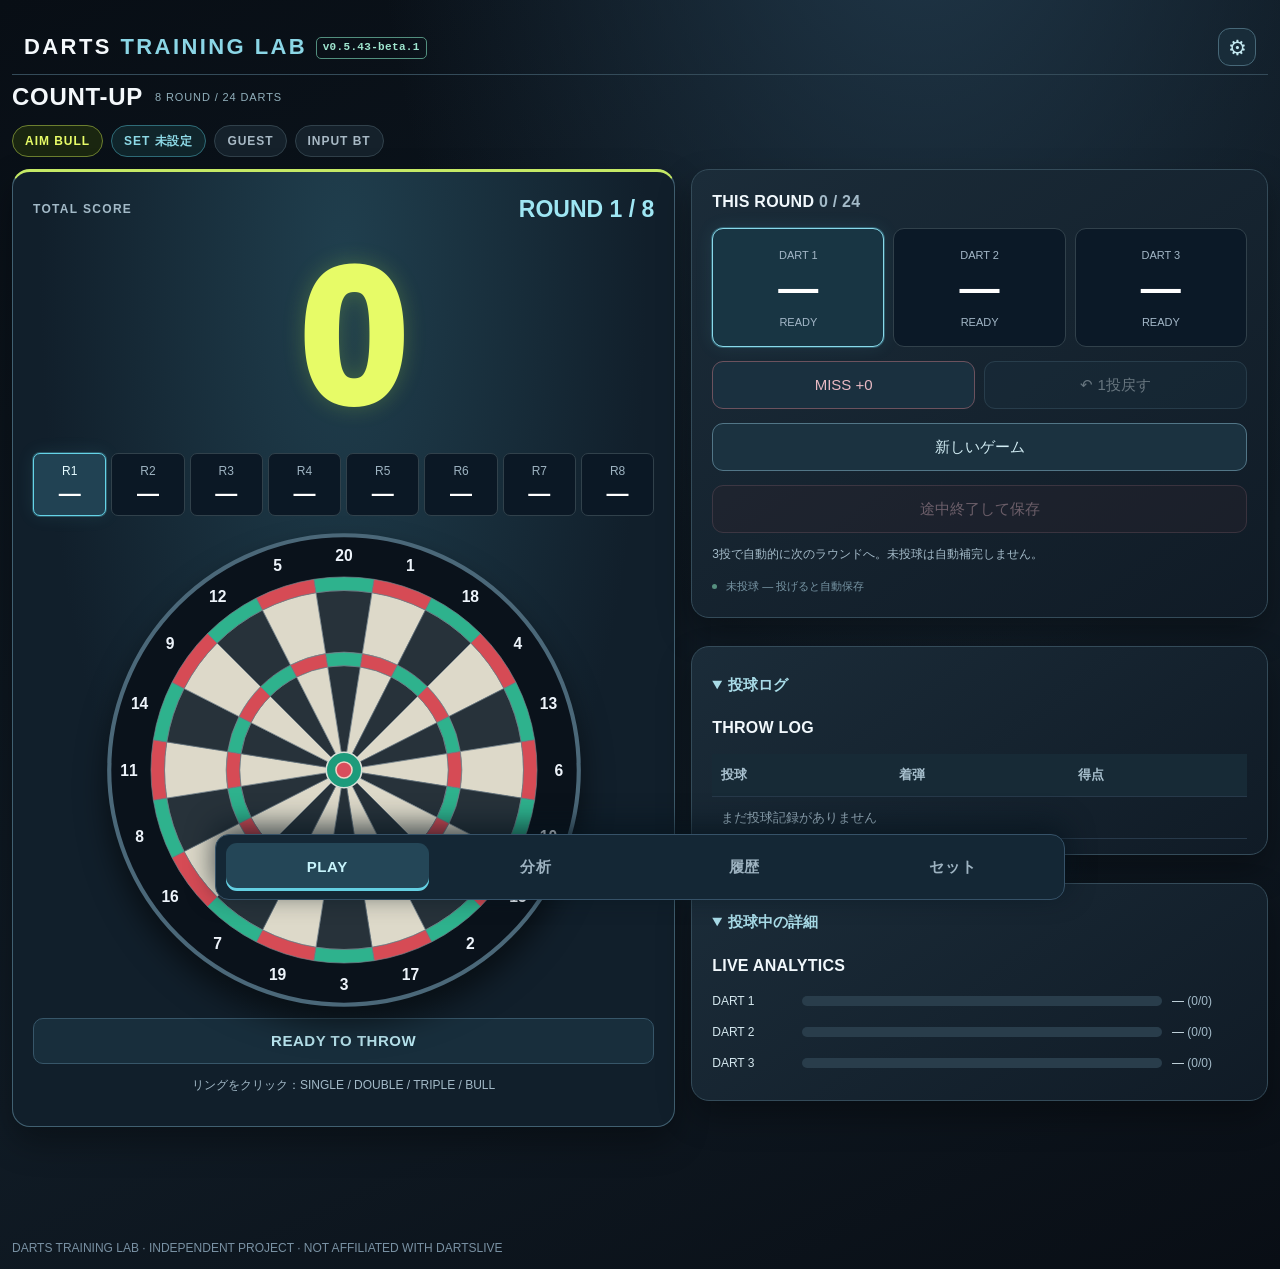
<file: preview.html>
<!doctype html>
<html lang="ja"><head><meta charset="utf-8"><meta name="viewport" content="width=device-width,initial-scale=1,viewport-fit=cover">
<title>DARTS TRAINING LAB — Practice Intelligence</title>
<style>
:root{color-scheme:dark;--bg:#0C131A;--panel:#15212B;--panel2:#1C2A33;--line:#31414B;--text:#E3E8EA;--muted:#A8B9C5;--aqua:#8AAEB0;--gold:#D1DADD;--red:#A95B5C}*{box-sizing:border-box}body{margin:0;background:radial-gradient(ellipse at 80% -10%,#183952 0,transparent 45%),linear-gradient(145deg,#08121e,#080c15);color:var(--text);font:15px/1.5 "Segoe UI","Yu Gothic",sans-serif;min-height:100vh}button,select,input{font:inherit}button{cursor:pointer;color:var(--text);border:1px solid var(--line);border-radius:11px;padding:10px 14px;background:#1a2b3e;transition:.15s}button:hover{border-color:#5c8aa2;background:#244159}button:disabled{opacity:.4;cursor:not-allowed}.primary{background:var(--aqua);border-color:var(--aqua);color:#06201d;font-weight:800}.primary:hover{background:#8cfbe7}.warn{color:#ffc4c7;border-color:#754752}.shell{max-width:1390px;margin:auto;padding:20px 26px 60px}.top{display:flex;align-items:center;justify-content:space-between;gap:16px;padding:10px 0 20px;border-bottom:1px solid var(--line)}.brand{font-weight:900;letter-spacing:.17em;font-size:23px}.brand span{color:var(--aqua)}.eyebrow{font-size:11px;letter-spacing:.2em;color:var(--aqua);font-weight:800}.muted{color:var(--muted)}.tiny{font-size:12px}.pill{font-size:11px;padding:5px 10px;border:1px solid #3b7777;border-radius:30px;color:#a3f8e7}.tabs{display:flex;gap:7px;flex-wrap:wrap;margin:20px 0}.tabs button{border:0;background:transparent;color:var(--muted);padding:10px 17px}.tabs button.active{background:#1c3444;color:var(--aqua);box-shadow:inset 0 -2px var(--aqua)}.page{display:none}.page.active{display:block}.section-title{font-size:27px;font-weight:850;letter-spacing:.01em;margin:6px 0 3px}.lead{color:var(--muted);margin:0 0 20px}.grid{display:grid;gap:16px}.cols4{grid-template-columns:repeat(4,minmax(0,1fr))}.cols2{grid-template-columns:repeat(2,minmax(0,1fr))}.playgrid{grid-template-columns:minmax(360px,1.3fr) minmax(340px,1fr)}.panel{background:linear-gradient(145deg,#132336,#0d1826);border:1px solid var(--line);border-radius:18px;padding:20px;box-shadow:0 18px 45px #0002}.metric{padding:20px}.metric .value{font-size:clamp(28px,3.3vw,46px);font-weight:900;font-variant-numeric:tabular-nums}.metric .label{font-size:12px;letter-spacing:.1em;color:var(--muted)}.metric .detail{font-size:12px;color:var(--aqua)}.panel h3{margin:0 0 14px;font-size:16px}.bigscore{font-size:clamp(76px,10vw,144px);line-height:1;font-weight:950;text-align:center;color:var(--gold);letter-spacing:-.05em;font-variant-numeric:tabular-nums;text-shadow:0 0 45px #f7ba5128;margin:16px 0}.playmeta{display:flex;justify-content:space-between;align-items:center;gap:8px}.playmeta strong{font-size:23px}.rounds{display:grid;grid-template-columns:repeat(8,1fr);gap:5px;margin:14px 0}.rounds div{border:1px solid var(--line);background:#0b1825;border-radius:7px;text-align:center;padding:8px 1px;font-size:11px;color:var(--muted)}.rounds div.active{border-color:var(--aqua);color:var(--aqua)}.rounds div.done{background:#1d3d40;color:#b4fff0}.board{max-width:480px;margin:0 auto}.board svg{width:100%;display:block;filter:drop-shadow(0 18px 15px #0008)}.hit{cursor:pointer}.hit:hover{filter:brightness(1.65)}.throws{display:grid;grid-template-columns:repeat(3,1fr);gap:9px}.throw{background:#0b1927;border:1px solid var(--line);border-radius:11px;text-align:center;padding:14px 4px;min-height:100px}.throw.active{border-color:var(--aqua);box-shadow:0 0 0 1px var(--aqua)}.throw b{display:block;font-size:28px}.actions{display:flex;flex-wrap:wrap;gap:9px;margin-top:14px}.actions button{flex:1}.note{padding:13px 15px;border-radius:11px;background:#172b3b;border:1px solid #2e4d5c;color:#c6dce9}.toast{min-height:30px;color:var(--gold);font-weight:850;letter-spacing:.05em;text-align:center}.minirows{max-height:330px;overflow:auto}table{border-collapse:collapse;width:100%;font-size:13px}th,td{padding:11px 9px;border-bottom:1px solid #27394a;text-align:left}th{color:var(--muted);font-weight:600}td.num{text-align:right;font-variant-numeric:tabular-nums}.barrow{display:grid;grid-template-columns:80px 1fr 75px;gap:10px;align-items:center;margin:13px 0}.track{height:10px;background:#273b4a;border-radius:8px;overflow:hidden}.fill{height:100%;background:linear-gradient(90deg,#28bba9,#7bf9da)}.empty{text-align:center;padding:35px 10px;color:var(--muted)}.chart{display:flex;align-items:end;gap:12px;height:190px;border-bottom:1px solid #456072;padding:10px 6px}.chartcol{flex:1;display:flex;flex-direction:column;align-items:center;justify-content:end;height:100%;min-width:0}.chartbar{width:min(48px,100%);min-height:3px;background:linear-gradient(180deg,#65f7d6,#166e82);border-radius:7px 7px 0 0}.chartlabel{font-size:10px;color:var(--muted);white-space:nowrap}.chartvalue{font-size:11px;color:var(--text)}select,input{color:var(--text);background:#091624;border:1px solid #496073;border-radius:8px;padding:9px;max-width:100%}input[type=file]{max-width:250px}.flex{display:flex;align-items:center;gap:10px;flex-wrap:wrap}.log{font:12px/1.6 Consolas,monospace;white-space:pre-wrap;max-height:190px;overflow:auto;background:#08121e;border-radius:9px;padding:12px;color:#bed6e5}.label{color:var(--muted);font-size:12px}.kbd{border:1px solid #4b687a;padding:2px 6px;border-radius:5px;font-family:monospace}.footer{font-size:12px;color:#7991a3;margin-top:30px}.status{font-size:12px;color:var(--aqua)}.accent{color:var(--aqua)}.hidden{display:none!important}@media(max-width:960px){.cols4{grid-template-columns:repeat(2,1fr)}.playgrid,.cols2{grid-template-columns:1fr}}@media(max-width:560px){.shell{padding:12px}.top{align-items:flex-start}.brand{font-size:17px}.section-title{font-size:23px}.panel{padding:13px}.metric{padding:13px}.metric .value{font-size:28px}.tabs button{padding:8px 11px}.playgrid{grid-template-columns:minmax(0,1fr)}.rounds{gap:2px}.rounds div{font-size:10px}.actions button{min-width:100px}}

/* v0.2: larger distance-readable play mode and result confirmation */
.resultscore{font-size:76px;font-weight:950;color:var(--gold);line-height:1.1;text-align:center;font-variant-numeric:tabular-nums}.resultpanel{border-color:#4b927f;box-shadow:0 0 45px #18bd8b13}.playgrid>.panel:first-child{background:linear-gradient(145deg,#10283a,#0a1523)}.bigscore{font-size:clamp(92px,12vw,170px)}.throw b{font-size:34px}.actions button{min-height:48px}button:focus-visible,[role=button]:focus-visible{outline:3px solid var(--gold);outline-offset:2px}@media(max-width:560px){.bigscore{font-size:90px}.resultscore{font-size:60px}}

/* v0.2.1 — MIDNIGHT × STEEL BLUE: restrained, instrument-grade palette */
body{background:radial-gradient(ellipse at 85% -12%,#1a303b 0,transparent 44%),linear-gradient(150deg,#0c131a,#101920 70%,#0b1218)}
.panel{background:linear-gradient(145deg,#1b2a33,#111b24);border-color:#30404a;box-shadow:0 12px 32px #00000020}
.playgrid>.panel:first-child{background:linear-gradient(145deg,#1b2d38,#111d26)}
.primary{background:#9cb8bb;border-color:#9cb8bb;color:#0c1820}.primary:hover{background:#bbd1d2}
.pill{border-color:#4a6870;color:#b8d0d2}.tabs button.active{background:#24343f;color:#c3d9da;box-shadow:inset 0 -2px #8aaeb0}
.metric .detail,.accent,.eyebrow{color:#a4c4c6}.bigscore,.resultscore{color:#e7edf0;text-shadow:none}.toast{color:#b4cbd0}
.fill{background:linear-gradient(90deg,#557f89,#a0bec1)}.chartbar{background:linear-gradient(180deg,#b0cbd0,#496b7b)}
.note{background:#1c2c35;border-color:#344c55;color:#d0dce0}.rounds div.done{background:#283c42;color:#c2d7d8}.rounds div.active,.throw.active{border-color:#8aaeb0;color:#c4dadd;box-shadow:0 0 0 1px #8aaeb044}
.resultpanel{border-color:#64878d;box-shadow:0 0 0 1px #5c79832b}.warn{color:#d5a6a7;border-color:#65494d}

/* v0.2.2 — contrast, energy, and focus; steel-blue identity retained */
:root{--aqua:#5bd3e6;--gold:#f5f8fc;--text:#f0f6fa;--muted:#9eb3c1}
body{background:radial-gradient(ellipse at 90% 0%,#1a3543 0%,transparent 37%),linear-gradient(160deg,#080e15 0%,#101c27 56%,#080d14 100%)}
.top{border-bottom-color:#344f5c}.brand{color:#f5f9fc;letter-spacing:.11em}.brand span{color:#86dbea}
.panel{background:linear-gradient(145deg,#1a2a36,#101b26);border-color:#344b59;box-shadow:0 15px 34px #0005}
.metric{position:relative;overflow:hidden}.metric:first-child{border-top:2px solid #608b9d}.metric:nth-child(2){border-top:2px solid #6ed1e2}.metric:nth-child(3){border-top:2px solid #527f94}.metric:nth-child(4){border-top:2px solid #9ed5e2}
.metric .value{color:#f6fbff;font-weight:950;letter-spacing:-.04em}.metric:nth-child(2) .value,.metric:nth-child(4) .value{color:#8fe2f1}
.metric .detail{color:#94b9c6}.eyebrow{color:#7ecde0}.section-title{color:#f7fbff;letter-spacing:-.025em}
.tabs button.active{background:#223e4d;color:#9be8f5;box-shadow:inset 0 -3px #64d0e3}
.primary{background:linear-gradient(120deg,#76dbea,#4fb8d2);color:#071821;border:1px solid #8ae6f0;box-shadow:0 5px 20px #49b8d32a;font-weight:850}
.primary:hover{background:linear-gradient(120deg,#a0edf5,#6bd1e5);box-shadow:0 7px 25px #49b8d355}
.playgrid>.panel:first-child{background:radial-gradient(ellipse at 50% 10%,#203f4e 0%,#111f2b 65%);border-color:#416071}
.bigscore{color:#f9fdff;text-shadow:0 0 28px #8ddff126;font-weight:950;letter-spacing:-.065em}
.playmeta strong{color:#9fe6f3}.toast{color:#89e0ed;min-height:34px}
.rounds div.active,.throw.active{border-color:#65d3e7;color:#b3f0f7;box-shadow:0 0 0 1px #65d3e74a,0 0 18px #65d3e71a}
.rounds div.done{background:#23414b;color:#d1f1f5}.resultscore{color:#a1ecf5;text-shadow:0 0 30px #5dd3e632}
.resultpanel{border-color:#5cc3d8;box-shadow:0 0 0 1px #4bbcd42b,0 15px 40px #0005}
.chartbar{background:linear-gradient(180deg,#9de9f4,#367e9b)}.fill{background:linear-gradient(90deg,#3d90aa,#86e1ec)}
.note{background:#172a37;border-left:3px solid #68bfd1;border-top-color:#355463;border-bottom-color:#355463;color:#e1edf2}
button:focus-visible,[role=button]:focus-visible{outline:3px solid #90e8f4}
@media(prefers-reduced-motion:no-preference){.primary{transition:transform .18s,box-shadow .18s,background .18s}.primary:active{transform:scale(.975)}.metric,.panel{transition:border-color .2s}.hit:hover{filter:brightness(1.4) drop-shadow(0 0 2px #b4edf5)}}

/* v0.2.3 — DARTSLIVE-inspired semantic accent hierarchy, original layout */
:root{--bull-green:#46c7a0;--bull-red:#ef6574;--award-amber:#ffca70;--ice:#7fd9ec}
body{background:radial-gradient(ellipse at 72% -14%,#21394b 0,transparent 42%),linear-gradient(155deg,#080e15,#101b25 60%,#090e15)}
.eyebrow,.metric .detail{color:#86b7c7}.brand span{color:#8bd6e6}
#play .bigscore{color:#fff;font-size:clamp(100px,13vw,182px);text-shadow:0 5px 22px #0009}
#play .toast{background:#182e3c;border:1px solid #375669;border-radius:10px;padding:8px;color:#b9e6f0;letter-spacing:.035em}
#play .toast.award{background:linear-gradient(110deg,#49321e,#1b2a35);color:#ffd388;border-color:#bb8c46;box-shadow:0 0 22px #ffbf5130}
#play .toast.bull{background:linear-gradient(110deg,#153c34,#1a3442);color:#a3f8d9;border-color:#4bc8a1;box-shadow:0 0 18px #44d4a032}
#play .toast.miss{background:#292631;color:#d7acb5;border-color:#665361}
#play .throw.active{border-color:#89d9ea;background:#183543}
#play .throw .tiny{color:#a4b8c8}
#play .rounds .active{background:#214253;color:#e5fbff}
#play .rounds .done{background:#1b303b;color:#8dbac7}
#play .resultpanel{background:linear-gradient(145deg,#183542,#12202d);border-color:#64a7b7}
#play .resultscore{color:#fff}
.metric:nth-child(4) .value{color:#ffd18b}
#play #miss{border-color:#6c525e;color:#e9bac4}
#play #undo{border-color:#456678}
#play #newgame{background:#66c9de;border-color:#9be9f4;color:#071822}
#play #saveResult{background:linear-gradient(110deg,#5bd4b5,#9de8d5);border-color:#9de8d5;color:#09241e}
.chartbar{background:linear-gradient(180deg,#8fdaea,#32758c)}
.pill{border-color:#537280;color:#d2e9ef}
@media(max-width:560px){#play .bigscore{font-size:clamp(90px,25vw,140px)}.top{gap:9px}.tabs{gap:3px}.tabs button{padding:9px 10px;font-size:12px}}

/* v0.2.4 — unified application-wide design system */
:root{--surface-0:#080e15;--surface-1:#111d28;--surface-2:#1a2c39;--stroke:#344b59;--ink:#f4f8fb;--subtle:#a3bac8;--focus:#7fd9ec;--success:#46c7a0;--danger:#ef6574;--reward:#ffca70}
body{color:var(--ink)}
.top,.footer{border-color:var(--stroke)}
.page .section-title{color:var(--ink);font-weight:850}
.page .lead{color:var(--subtle)}
.page .panel{background:linear-gradient(145deg,#1b2c39,#101b26);border:1px solid var(--stroke)}
.page .panel h3{color:#f1f8fc;font-weight:750;letter-spacing:.015em}
.page .panel h3 .pill{font-weight:600}
.page .muted,.page .tiny.muted{color:var(--subtle)}
.page .eyebrow{color:var(--focus)}
.page .metric .label{color:#a8c0cd}
.page .metric .value{color:#f7fbff}
.page .metric:nth-child(2) .value{color:#8fdfed}
.page .metric:nth-child(4) .value{color:var(--reward)}
.page .metric .detail{color:#a2c5d0}
.page .note{background:#152a38;color:#e0eef3;border:1px solid #365365;border-left:3px solid var(--focus)}
.page .barrow{color:#d5e8ef}
.page .track{background:#293d4b}
.page .fill{background:linear-gradient(90deg,#448aa3,#83dbea)}
.page .chart{border-bottom-color:#476271}
.page .chartbar{background:linear-gradient(180deg,#9ae8f2,#3e8aa5)}
.page .chartvalue{color:#f4f8fb;font-weight:800}
.page .chartlabel{color:#a6bdca}
.page .empty{color:#a8becb}
.page table th{color:#a9c1cf;background:#172a36}
.page table td{color:#e6f0f4}
.page table tr{border-color:#2b4352}
.page table tbody tr:hover{background:#1c3442}
.page table button{padding:7px 13px;border-color:#587c8c;color:#bfe9f0;background:#1b3543}
.page table button:hover{background:#285066}
.page button:not(.primary):not(.warn){background:#1a303f;border:1px solid #496675;color:#e0f0f6}
.page button:not(.primary):not(.warn):hover{background:#244759;border-color:#77c6d7}
.page button.primary{background:linear-gradient(115deg,#79dce9,#4db7d0);color:#091b25;border:1px solid #8fe5ee;font-weight:850}
.page button.primary:hover{background:linear-gradient(115deg,#a1edf5,#6bd1e3)}
.page button.warn{background:#2a232d;border:1px solid #76535e;color:#efb9c3}
.page button.warn:hover{background:#3b2835;border-color:#bb7889}
.page input,.page select{background:#0d1b27;border:1px solid #4d6c7c;color:#edf7fa}
.page input:focus-visible,.page select:focus-visible{outline:2px solid var(--focus);outline-offset:2px}
.page details{border-top:1px solid var(--stroke);margin-top:16px;padding-top:12px}
.page summary{color:#b9e2ec;cursor:pointer}
.page .log{background:#0c1721;border:1px solid #2f4856;color:#c6dbe5}
.page .pill{color:#c9e9f0;border-color:#527784;background:#203846}
.page .accent{color:var(--focus)}
#history #sessiondetail .pill{border-color:#4c9d89;color:#a7ebd8;background:#173c35}
#analysis .panel:first-child .barrow span:last-child{color:#b6d9e3}
#settings #lastkey{color:var(--focus)}
#settings #clearall{margin-top:16px}
#dashboard #startdash{min-height:52px}
#play #saveResult{background:linear-gradient(115deg,#6bd3b6,#a5eddb);border-color:#9be8d6;color:#08271e}
#play #newgame{background:linear-gradient(115deg,#6ad1e3,#a0e8f2);color:#081c25;border-color:#91e1ef}
@media(max-width:560px){.page .panel{padding:15px}.page .panel h3{font-size:15px}.page table{font-size:12px}.page table th,.page table td{padding:9px 6px}.page .actions button{min-height:48px}}

/* v0.3 — practice-first information architecture */
.header-tools{display:flex;align-items:center;gap:12px}.settings-icon{font-size:24px;width:46px;height:46px;display:grid;place-items:center;border:1px solid #476878;background:#182c39;color:#c4e9f1;border-radius:12px}.settings-icon:hover{background:#28495a;border-color:#80d4e4}.tabs{display:grid;grid-template-columns:repeat(3,minmax(0,1fr));gap:6px;background:#101d27;padding:6px;border:1px solid #314a5a;border-radius:14px}.tabs button{font-size:15px;font-weight:800;letter-spacing:.04em;min-height:48px}.tabs button.active{background:#244657;color:#c7f3fb}.play-help{margin-bottom:13px}.play-extra{padding:15px 20px!important}.play-extra summary,.analysis-extra summary{cursor:pointer;color:#a8dbe7;font-weight:750;min-height:28px}.play-extra[open] summary{margin-bottom:16px}.analysis-extra{margin-top:16px;border:1px solid #385364;border-radius:14px;background:#142430;padding:16px}.analysis-extra[open]>summary{margin-bottom:8px}.result-actions{margin-bottom:16px}.result-actions button{min-height:50px}.page#play .playgrid{align-items:start}@media(max-width:560px){.header-tools .tiny{display:none}.tabs button{font-size:13px;min-height:47px}.play-help{font-size:13px}.play-extra{padding:13px!important}.top .brand{font-size:16px}.result-actions{grid-template-columns:1fr 1fr}}

/* v0.3.1 — score-first and task-focused UX */
:root{--score-highlight:#e7fb67}
#play .bigscore{color:var(--score-highlight)!important;text-shadow:0 0 24px #b4ed3840,0 6px 20px #0008!important;font-weight:950;letter-spacing:-.07em;font-variant-numeric:tabular-nums;line-height:1.06}
#play .playgrid>.panel:first-child{border-top:3px solid #c5e966}
#play .playmeta .muted{font-size:12px;letter-spacing:.11em;font-weight:800}
#play .rounds{margin-top:18px}
#play #newgame{background:#1b3240!important;color:#d2edf4!important;border-color:#527687!important;box-shadow:none}
#play #newgame:hover{background:#28485a!important}
#play #saveResult{min-height:56px}
#history .latest-result{border-top:3px solid #c5e966;background:radial-gradient(ellipse at 70% 10%,#304333 0,transparent 52%),linear-gradient(145deg,#1a2c39,#111d28)}
#history .latest-score{font-size:clamp(72px,12vw,130px);line-height:1.12;font-weight:950;letter-spacing:-.06em;text-align:center;color:var(--score-highlight);text-shadow:0 0 25px #b4ed3830;font-variant-numeric:tabular-nums;padding:12px 0}
#history .latest-meta{display:flex;flex-wrap:wrap;gap:9px;justify-content:center;color:#c2d7e1}
#history .latest-meta span{background:#203844;border:1px solid #3c5968;border-radius:30px;padding:5px 11px;font-size:12px}
#history .result-archive{margin-top:16px;background:#142431;border:1px solid #385364;border-radius:14px;padding:14px}
#history .result-archive>summary{cursor:pointer;color:#bde8f1;font-weight:750;min-height:30px}
#history .result-archive[open]>summary{margin-bottom:14px}
#settings .back-to-play{margin-bottom:18px;background:#193240;color:#c5edf4;border-color:#517687;min-height:46px}
@media(max-width:560px){#play .bigscore{font-size:clamp(100px,27vw,150px)!important}#history .latest-score{font-size:88px}#history .latest-meta{gap:6px}#history .latest-meta span{font-size:11px}#play .playmeta strong{font-size:18px}}

/* v0.3.2 — explicit visual verification and consistent score emphasis */
#play #score,#play #resultscore,#history .latest-score{color:#E7FB67!important;-webkit-text-fill-color:#E7FB67!important;text-shadow:0 0 22px #b4ed383b,0 6px 20px #0008!important}
#play #score{background:none!important;opacity:1!important;filter:none!important}
#history #sessiondetail .accent{color:#E7FB67!important;font-size:1.35em;font-weight:900}
#play .toast.award{border-color:#D6B56B;color:#FFDA91}

#play #score,#play #resultscore,#history .latest-score{color:#E7FB67!important;-webkit-text-fill-color:#E7FB67!important;text-shadow:0 0 22px #b4ed383b!important}

/* v0.3.3 — persistent, truthful save-state feedback */
#play .save-indicator{display:flex;align-items:center;justify-content:center;gap:9px;min-height:34px;margin:-4px auto 15px;padding:6px 12px;width:fit-content;max-width:100%;border-radius:30px;background:#16352e;border:1px solid #397e6b;color:#a4eed3;font-size:12px;font-weight:750;text-align:center}
#play .save-dot{width:8px;height:8px;flex:none;border-radius:50%;background:#55d7a8;box-shadow:0 0 8px #55d7a866}
#play .save-indicator.save-pending{background:#3b311d;border-color:#98733d;color:#ffda92}
#play .save-pending .save-dot{background:#ffca70;box-shadow:0 0 8px #ffca7077}
#play .save-indicator.save-error{background:#43272c;border-color:#ba6877;color:#ffd0d7}
#play .save-error .save-dot{background:#f27a8c}
#history .saved-notice{background:#183b32;border:1px solid #4aab8b;border-radius:10px;padding:12px;color:#b5f7dc;font-weight:800;margin:10px 0}

/* v0.3.4 — quiet autosave, clear end-of-game confirmation */
#play .save-indicator{margin:13px 0 0;padding:2px 0;min-height:20px;width:auto;justify-content:flex-start;background:transparent;border:0;border-radius:0;color:#7896a5;font-size:11px;font-weight:500;box-shadow:none}
#play .save-dot{width:5px;height:5px;background:#568f7f;box-shadow:none}
#play .save-indicator.save-pending{background:transparent;border:0;color:#a6a88e}
#play .save-pending .save-dot{background:#c3a65d;box-shadow:none}
#play .save-indicator.save-error{background:transparent;border:0;color:#ff9ca9;font-weight:750}
#play #resultpanel{margin-top:18px;border:1px solid #72929b;border-top:3px solid #E7FB67;background:linear-gradient(145deg,#213744,#111e2a);padding:26px;scroll-margin-top:18px}
#play #resultpanel .eyebrow{color:#b1c6cf}
#play #resultpanel h3{font-size:24px;margin:6px 0}
#play #resultpanel .resultscore{font-size:clamp(88px,13vw,148px);margin:10px auto 18px}
#play #resultpanel #saveResult{display:block;width:100%;min-height:62px;margin-top:10px;border-radius:14px;background:linear-gradient(115deg,#E7FB67,#bce66a)!important;color:#132319!important;border:1px solid #f0ffa6!important;box-shadow:0 8px 25px #a7d95a26;font-size:17px;font-weight:900}
#play #resultpanel #saveResult:hover{background:linear-gradient(115deg,#f3ffac,#d5f38e)!important}
@media(max-width:560px){#play #resultpanel{padding:19px 15px;scroll-margin-top:12px}#play #resultpanel h3{font-size:21px}#play #resultpanel #saveResult{font-size:15px;min-height:60px}}

/* v0.3.5 — a brief natural pause between three-dart rounds */
#play .round-break{margin:14px 0;padding:17px 16px;border:1px solid #41657a;border-radius:14px;background:linear-gradient(125deg,#1b3645,#142530);display:flex;flex-wrap:wrap;align-items:center;justify-content:center;gap:10px;text-align:center}
#play .round-break.hidden{display:none!important}
#play .round-break>span:first-child{font-size:12px;letter-spacing:.09em;color:#9bd6e5;font-weight:800;width:100%}
#play .round-break strong{font-size:32px;line-height:1;color:#E7FB67;font-variant-numeric:tabular-nums}
#play .round-break-sub{font-size:12px;color:#a6bbc5}
#play .round-break button{min-height:38px;padding:6px 16px;border:1px solid #6794a6;background:#24465a;color:#e4f6fb;font-weight:800}
@media(max-width:560px){#play .round-break{gap:8px;padding:13px 10px}#play .round-break strong{font-size:27px}}

#settings .round-delay-options{display:grid;grid-template-columns:repeat(4,minmax(0,1fr));gap:8px;margin-top:14px;max-width:520px}#settings .round-delay-options button{min-height:50px;font-weight:800}#settings .round-delay-options button.selected{color:#E7FB67;border:2px solid #91D8E5;background:#254656}

/* v0.3.7 sound preferences */
#settings .sound-settings{margin-bottom:14px}
#settings .sound-controls{display:flex;flex-wrap:wrap;gap:10px;margin:12px 0}
#settings .sound-controls button{min-height:46px;font-weight:800}
#settings #soundToggle[aria-pressed="true"]{border-color:#80b9bc;background:#244b51;color:#d6f6e8}
#settings #soundToggle[aria-pressed="false"]{border-color:#5c6672;background:#25303a;color:#a6b3bd}

/* v0.3.9 200S guided calibration */
#settings .calibration-panel{margin-bottom:14px}#settings .calibration-progress{font-size:13px;font-weight:800;color:#a8cbd6;margin:14px 0 8px}#settings .calibration-target{font-size:clamp(19px,4vw,28px);font-weight:900;color:#E7FB67;padding:16px;background:#102736;border:1px solid #466375;border-radius:12px;margin:8px 0}#settings .calibration-status{min-height:24px;margin:8px 0}#settings .calibration-panel .actions{flex-wrap:wrap;gap:8px}#settings .calibration-panel .actions button{min-height:44px}

#settings .calibration-panel #calibrationExport{border-color:#6d98a8;color:#e7fb67}

#settings .raw-capture{border:1px solid #719b9f}#settings .raw-capture .actions{display:flex;flex-wrap:wrap;gap:8px}#settings .raw-capture .actions button{min-height:44px}

/* v0.5.4 compact play-first layout */
.top{padding:8px 12px!important;min-height:0!important;gap:8px!important}.top .eyebrow,.top .brand+div{display:none!important}.top .brand{font-size:clamp(16px,2vw,22px)!important;line-height:1.1!important}.top .header-tools{gap:8px!important}.shell{max-width:1500px!important}.play-heading{display:flex;align-items:baseline;gap:12px;margin:4px 0 10px}.play-heading strong{font-size:clamp(17px,2vw,24px);letter-spacing:.03em}.play-heading span{font-size:11px;color:#91afbb;letter-spacing:.08em}#play .playgrid{grid-template-columns:minmax(0,1.15fr) minmax(320px,1fr)!important;align-items:start}#play .playgrid>.grid{min-width:0}#play .play-extra{min-width:0}#play .play-extra[open]>summary{margin-bottom:8px}#play .board{max-width:480px;margin-inline:auto}#play .bigscore{font-size:clamp(40px,5vw,70px)!important}.tabs{position:sticky;bottom:0;z-index:40;margin:16px auto 0;padding:8px 10px;background:#142735;border:1px solid #365268;border-radius:14px;box-shadow:0 -8px 28px #06131dbb;max-width:850px}.tabs button{flex:1}#play .board svg .hit.flash-hit{animation:board-hit-flash .75s ease-out!important;stroke:#f5ff9b!important;stroke-width:3!important;filter:drop-shadow(0 0 8px #f0ff6c) drop-shadow(0 0 14px #ecff71)}@keyframes board-hit-flash{0%,35%{fill:#f5ff73;filter:drop-shadow(0 0 13px #f6ff83) drop-shadow(0 0 22px #eeff72)}100%{filter:drop-shadow(0 0 0 transparent)}}@media(max-width:820px){#play .playgrid{grid-template-columns:minmax(0,1fr)!important}.tabs{border-radius:12px}.top .header-tools .tiny{font-size:10px}}
@media(prefers-reduced-motion:reduce){#play .board svg .hit.flash-hit{animation:none!important;filter:none!important;stroke:#f5ff9b!important}}

/* v0.5.5 game-first layout */
#play .toast{min-height:46px;display:flex;align-items:center;justify-content:center;margin:8px 0 4px;box-sizing:border-box;line-height:1.25;text-align:center}
#play .play-sidebar{display:flex!important;flex-direction:column!important;gap:12px!important;align-content:start!important}
#play .play-sidebar>article:first-child{order:0}#play .play-sidebar>details:nth-child(2){order:1}#play .play-sidebar>details:nth-child(3){order:2}
#play .board svg .hit.flash-outer-bull{animation:outer-bull-pulse .9s ease-out!important;stroke:#9effe2!important;stroke-width:3!important;filter:drop-shadow(0 0 10px #40ffc4) drop-shadow(0 0 18px #1ee3a0)}
#play .board svg .hit.flash-inner-bull{animation:inner-bull-burst .9s ease-out!important;stroke:#fff6b5!important;stroke-width:4!important;filter:drop-shadow(0 0 12px #fff7a8) drop-shadow(0 0 24px #ff638d)}
@keyframes outer-bull-pulse{0%,35%{fill:#66ffca;stroke-width:4}65%{fill:#20a981}100%{stroke-width:1.5}}
@keyframes inner-bull-burst{0%,20%,45%{fill:#fff6c0;stroke-width:5}32%,60%{fill:#ff4e89;stroke-width:3}100%{fill:#d94e5c;stroke-width:1.5}}
@media(prefers-reduced-motion:reduce){#play .board svg .hit.flash-outer-bull,#play .board svg .hit.flash-inner-bull{animation:none!important;filter:none!important}}

/* v0.5.6 sidebar: throw history, analytics, then current three darts */
#play .play-sidebar>details:first-child{order:0!important}#play .play-sidebar>details:nth-child(2){order:1!important}#play .play-sidebar>article:nth-child(3){order:2!important}
#settings #musicToggle[aria-pressed="true"]{color:#e7fb67;border-color:#91d8e5;background:#254656}

/* v0.5.7: current three darts first, throw history second, analysis third */
#play .play-sidebar>article:first-child{order:0!important}
#play .play-sidebar>details:nth-child(2){order:1!important}
#play .play-sidebar>details:nth-child(3){order:2!important}

/* v0.5.9 - fixed overlays never change board layout */
.game-fx{position:fixed;top:17%;left:50%;transform:translate(-50%,-14px) scale(.94);z-index:95;pointer-events:none;opacity:0;text-align:center;width:min(92vw,640px);padding:16px 24px;border-radius:22px;background:linear-gradient(115deg,rgba(8,20,32,.94),rgba(16,48,66,.91));border:1px solid rgba(141,227,245,.6);box-shadow:0 0 35px rgba(40,207,237,.2);transition:opacity .18s,transform .25s}
.game-fx.show{opacity:1;transform:translate(-50%,0) scale(1)}
.game-fx-title{font-size:clamp(28px,6vw,66px);font-weight:950;letter-spacing:.055em;line-height:1.08;text-shadow:0 0 22px currentColor}
.game-fx-sub{font-size:clamp(11px,2vw,17px);font-weight:700;letter-spacing:.18em;margin-top:7px}
.game-fx.nice{color:#c2fff6;border-color:#66e8cf}
.game-fx.bull{color:#80ffca;border-color:#3df5b5}
.game-fx.inner{color:#ffe7a0;border-color:#ff7fba;box-shadow:0 0 45px #f9538666}
.game-fx.award{color:#ffe792;border-color:#ffcb54;box-shadow:0 0 50px #f7ba4b66}
.game-fx.round{color:#b9dfff;border-color:#7fc7ff}
.game-fx.finish{color:#ffe9a8;border-color:#ffe9a8}
.startup-fx{position:fixed;inset:0;z-index:120;display:flex;align-items:center;justify-content:center;pointer-events:none;background:radial-gradient(circle at center,#1c5260 0%,#091621 55%,#060d15 100%);opacity:1;animation:startup-exit .65s ease-in 1.65s forwards}
.startup-fx-content{text-align:center;width:min(90vw,700px);animation:startup-rise .7s ease-out both}
.startup-fx-kicker{font-size:clamp(10px,1.7vw,15px);letter-spacing:.32em;color:#94c4cf}
.startup-fx-logo{font-size:clamp(30px,7vw,72px);font-weight:950;line-height:1.12;letter-spacing:.03em;text-shadow:0 0 28px #40c8deaa}
.startup-fx-logo span{color:#85f8dc}
.startup-fx-bar{height:3px;width:80%;margin:24px auto;background:linear-gradient(90deg,transparent,#8fffe3,transparent);transform-origin:left;animation:startup-scan 1.4s ease-in-out both}
.startup-fx-caption{font-size:12px;letter-spacing:.32em;color:#c9f5ff}
@keyframes startup-rise{from{opacity:0;transform:translateY(25px) scale(.96)}to{opacity:1;transform:translateY(0) scale(1)}}
@keyframes startup-scan{from{transform:scaleX(0)}to{transform:scaleX(1)}}
@keyframes startup-exit{to{opacity:0;visibility:hidden}}
#play .round-break:not(.hidden){animation:round-wait-pulse 1.7s ease-in-out infinite;border-color:#7bdbe7!important;box-shadow:0 0 28px #2dacc544}
@keyframes round-wait-pulse{0%,100%{box-shadow:0 0 12px #2dacc522}50%{box-shadow:0 0 32px #2dacc577}}
@media(prefers-reduced-motion:reduce){.startup-fx{display:none}.startup-fx-content,.startup-fx-bar,#play .round-break:not(.hidden){animation:none!important}.game-fx{transition:none!important}}

.volume-controls{display:grid;gap:10px;margin:16px 0}.volume-controls label{display:grid;grid-template-columns:70px minmax(90px,1fr) 45px;gap:10px;align-items:center;font-size:13px}.volume-controls input{width:100%;accent-color:#8ff3dd}.volume-controls output{text-align:right;font-variant-numeric:tabular-nums}

/* v0.5.12 fixed mobile header alignment */
.top{display:grid!important;grid-template-columns:minmax(0,1fr) auto!important;align-items:center!important;gap:8px!important}
.top>div:first-child{min-width:0!important}
.top .brand{white-space:normal;overflow-wrap:normal;line-height:1.1!important}
.top .header-tools{display:flex!important;align-items:center!important;justify-content:flex-end!important;flex-shrink:0!important;gap:7px!important}
.top .header-tools .tiny{white-space:nowrap;font-size:10px!important}
.top .settings-icon{flex:0 0 38px!important;width:38px!important;height:38px!important;min-width:38px!important;min-height:38px!important;padding:0!important;line-height:1!important;font-size:21px!important;display:grid!important;place-items:center!important}
@media(max-width:440px){.top{padding:8px 4px!important}.top .brand{font-size:16px!important}.top .header-tools .tiny{font-size:9px!important}}
.sound-samples{display:flex;flex-wrap:wrap;gap:8px;margin:12px 0}
.sound-samples button{font-size:12px;padding:8px 10px}

/* v0.5.16 - minimal arcade cooldown popup */
#play .round-break:not(.hidden){position:fixed!important;inset:0!important;z-index:105!important;display:flex!important;align-items:center!important;justify-content:center!important;margin:0!important;padding:18px!important;border:0!important;border-radius:0!important;background:rgba(3,9,19,.78)!important;backdrop-filter:blur(7px);-webkit-backdrop-filter:blur(7px);animation:cool-overlay-in .2s ease-out both!important;box-shadow:none!important}
#play .round-break.hidden{display:none!important}
#play .round-break .cool-card{position:relative;display:flex;flex-direction:column;align-items:center;justify-content:center;gap:10px;width:min(88vw,340px);padding:27px 24px 24px;border-radius:22px;background:linear-gradient(155deg,#112a3c,#091622 70%);border:1px solid #3d8f9f;box-shadow:0 22px 70px #000b,0 0 38px #19e7e421;text-align:center;animation:cool-card-in .28s ease-out both}
#play .cool-kicker{font-size:15px;font-weight:950;letter-spacing:.28em;color:#89f7ec;text-shadow:0 0 15px #39e9d4}
#play .cool-ring{position:relative;width:152px;height:152px;display:grid;place-items:center;margin:4px auto}
#play .cool-ring svg{position:absolute;inset:0;width:100%;height:100%;transform:rotate(-90deg);overflow:visible}
#play .cool-ring circle{fill:none;stroke-width:5}
#play .cool-track{stroke:#244252}
#play .cool-progress{stroke:#89f7ec;stroke-linecap:round;stroke-dasharray:320.44;stroke-dashoffset:0;animation:cool-countdown var(--cool-duration,8s) linear forwards;filter:drop-shadow(0 0 5px #54f3db)}
#play .cool-ring>span{font-size:65px;line-height:1;font-weight:950;font-variant-numeric:tabular-nums;color:#f2fffd;text-shadow:0 0 20px #68efda55}
#play .cool-round{font-size:12px;letter-spacing:.18em;font-weight:850;color:#9ebdcc}
#play .cool-score{font-size:30px;line-height:1.05;color:#e7fb67}
#play .cool-card button{margin-top:9px;min-height:40px;min-width:118px;border:1px solid #427888;border-radius:10px;background:#193747;color:#d9f6f5;font-weight:900;letter-spacing:.12em}
#play .cool-card button span{font-size:20px;vertical-align:-1px}
@keyframes cool-countdown{to{stroke-dashoffset:320.44}}
@keyframes cool-overlay-in{from{opacity:0}to{opacity:1}}
@keyframes cool-card-in{from{opacity:0;transform:translateY(12px) scale(.95)}to{opacity:1;transform:translateY(0) scale(1)}}
@media(prefers-reduced-motion:reduce){#play .round-break:not(.hidden),#play .round-break .cool-card{animation:none!important}}

/* v0.5.17 - JS-driven countdown always tracks real remaining time */
#play .cool-progress{animation:none!important;transition:none!important;stroke-dashoffset:0}
#play .cool-praise{font-size:clamp(23px,6vw,34px);font-weight:950;letter-spacing:.045em;line-height:1.2;color:#e7fb67;text-shadow:0 0 22px #e7fb6770;text-align:center;animation:cool-praise-in .3s ease-out both}
@keyframes cool-praise-in{from{opacity:0;transform:scale(.85)}to{opacity:1;transform:scale(1)}}
@media(prefers-reduced-motion:reduce){#play .cool-praise{animation:none!important}}

/* v0.5.18 - rare achievements deserve a signature visual */
.game-fx.record{z-index:150!important;background:radial-gradient(ellipse at center,#1d4d53e8 0%,#08121df5 70%)!important;backdrop-filter:blur(6px);-webkit-backdrop-filter:blur(6px)}
.game-fx.record .game-fx-title{font-size:clamp(42px,11vw,86px)!important;line-height:1.05!important;color:#e7fb67!important;letter-spacing:.025em!important;text-shadow:0 0 14px #e7fb67c0,0 0 45px #67eadcaa,0 5px 0 #102c36!important;animation:retro-record-pop .65s cubic-bezier(.2,1.4,.4,1) both!important}
.game-fx.record .game-fx-sub{font-size:clamp(15px,4vw,24px)!important;color:#c7fffa!important;letter-spacing:.1em!important;text-shadow:0 0 15px #89f7ec88!important}
@keyframes retro-record-pop{0%{opacity:0;transform:scale(.5) rotate(-3deg)}55%{opacity:1;transform:scale(1.11) rotate(1deg)}100%{transform:scale(1) rotate(0)}}
#play .round-break.cool-special .cool-card{border-color:#d6f766!important;box-shadow:0 22px 70px #000b,0 0 46px #e7fb6740!important}
#play .round-break.cool-special .cool-praise{color:#f1ff79!important;font-size:clamp(26px,7vw,40px)!important;text-shadow:0 0 22px #e7fb67aa!important}
@media(prefers-reduced-motion:reduce){.game-fx.record .game-fx-title{animation:none!important}}

.trend-chart svg{display:block;width:100%;height:auto;max-height:270px}.trend-legend{display:flex;gap:16px;flex-wrap:wrap;font-size:12px;color:#67e9e5}
.rating-note{display:flex;align-items:center;gap:12px;flex-wrap:wrap;margin-top:12px;padding:12px;border:1px solid #34505e;border-radius:12px;color:#c6dce2;font-size:12px}.rating-note strong{color:#e7fb67;font-size:20px}
.aim-periods{display:flex;gap:8px;margin:14px 0}.aim-periods button{flex:1;border:1px solid #34505e;border-radius:10px;background:#132a38;color:#c6dce2;padding:10px;font-weight:800}.aim-periods button.selected{background:#e7fb67;color:#091622}
.aim-layout{display:grid;grid-template-columns:1fr 1fr;gap:18px;align-items:center}.aim-visual{background:#091622;border-radius:14px;padding:10px}.aim-visual svg{display:block;width:100%}.aim-tendency{color:#e7fb67;font-size:clamp(22px,4vw,34px);font-weight:900}.aim-stat-grid{display:grid;grid-template-columns:1fr 1fr;gap:8px;margin-top:16px}.aim-stat{padding:12px;border-radius:10px;background:#132a38;display:flex;flex-direction:column;gap:5px}.aim-stat span{color:#abc3cd;font-size:12px}.aim-stat strong{font-size:24px}.aim-help{margin-top:12px;color:#91aebc;font-size:11px}.aim-help summary{cursor:pointer}.aim-help p{margin-top:7px}
@media(max-width:640px){.aim-layout{grid-template-columns:1fr}.aim-visual{max-width:350px;width:100%;margin:auto}}

.achievement-panel{margin-top:16px}.achievement-panel h3{letter-spacing:.09em}.achievement-grid{display:grid;grid-template-columns:repeat(5,minmax(0,1fr));gap:9px;margin-top:12px}.achievement-tile{display:flex;flex-direction:column;align-items:center;justify-content:center;gap:8px;padding:15px 6px;border:1px solid #34505e;border-radius:12px;background:linear-gradient(150deg,#173340,#0b1a27)}.achievement-tile span{font-size:11px;font-weight:850;letter-spacing:.06em;color:#a6c5ce;text-align:center}.achievement-tile strong{font-size:clamp(23px,3vw,34px);line-height:1;color:#e7fb67;font-variant-numeric:tabular-nums}@media(max-width:640px){.achievement-grid{grid-template-columns:repeat(3,minmax(0,1fr))}}

.aim-heat-key{display:flex;align-items:center;justify-content:flex-end;gap:8px;margin:-4px 0 10px;font-size:10px;letter-spacing:.1em;color:#91aebc}.aim-heat-key i{display:block;width:96px;height:8px;border-radius:10px;background:linear-gradient(90deg,#132a38,#67e9e5)}

.analysis-periods{display:grid;grid-template-columns:repeat(4,minmax(0,1fr));gap:8px;margin:16px 0 6px}.analysis-periods button{border:1px solid #34505e;border-radius:12px;background:#122b38;color:#bed5dd;font-size:16px;font-weight:900;padding:13px 5px;letter-spacing:.04em}.analysis-periods button.selected{background:#e7fb67;color:#091622;border-color:#e7fb67;box-shadow:0 0 18px #e7fb6733}.analysis-scope{text-align:right;color:#91aebc;font-size:11px;letter-spacing:.12em;margin-bottom:15px}.analysis-extra{margin-top:18px;border:1px solid #34505e;border-radius:14px;padding:15px;background:#0d2230}.analysis-extra>summary{cursor:pointer;color:#e7fb67;font-size:15px;font-weight:900;letter-spacing:.06em;list-style-position:inside}.advanced-grid{margin-top:16px}.direction-grid{display:grid;grid-template-columns:repeat(4,minmax(0,1fr));gap:8px}.direction-cell{background:#102b39;border:1px solid #34505e;border-radius:10px;padding:12px 5px;text-align:center;display:flex;flex-direction:column;gap:6px}.direction-cell span{color:#a6c5ce;font-size:19px}.direction-cell strong{color:#e7fb67;font-size:19px}.advanced-big{font-size:48px;font-weight:900;color:#e7fb67;line-height:1.15;margin:12px 0}.advanced-bar{display:grid;grid-template-columns:62px minmax(0,1fr) 44px;align-items:center;gap:8px;margin:11px 0;font-size:12px}.advanced-bar strong{text-align:right;color:#e7fb67}.advanced-bar .track{min-width:0}.advanced-grid>.panel{min-width:0}

.throw-order-grid{display:grid;grid-template-columns:repeat(3,minmax(0,1fr));gap:8px;margin:14px 0}.throw-order-card{min-width:0;background:#102b39;border:1px solid #34505e;border-radius:12px;padding:12px 5px;text-align:center;display:flex;flex-direction:column;gap:7px}.throw-order-label{font-size:11px;font-weight:900;color:#a6c5ce}.throw-order-card strong{font-size:clamp(20px,4vw,31px);color:#e7fb67}.throw-order-card span{font-size:11px;color:#abc3cd}.throw-order-verdict{color:#67e9e5;font-weight:800;font-size:12px;letter-spacing:.05em}
.throw-order-label em{font-style:normal;font-size:9px;font-weight:800;letter-spacing:.06em;color:#e9c46a;border:1px solid #6f6a3e;border-radius:6px;padding:0 4px;margin-left:5px;vertical-align:1px}
.advanced-bar.wide{grid-template-columns:70px minmax(0,1fr) 92px}
.advanced-bar.dim{opacity:.55}
.advanced-sub{margin:16px 0 4px;font-size:10px;font-weight:900;letter-spacing:.12em;color:#8fb2bf}
.track.has-mark{position:relative;overflow:visible}
.track .mark{position:absolute;top:-4px;bottom:-4px;width:3px;margin-left:-1px;background:#e9c46a;border-radius:2px}
.throw-order-grid.drift .throw-order-card strong{font-size:clamp(26px,7vw,36px)}
.insight-panel{border-color:#4f7a4c}
.insight-fact{display:flex;gap:9px;align-items:baseline;margin:10px 0;font-size:14px;line-height:1.5;color:#e4f2f6}
.insight-tag{flex:none;font-size:10px;font-weight:900;letter-spacing:.08em;color:#102b39;background:#e7fb67;border-radius:5px;padding:1px 6px}
.insight-fact em{font-style:normal;font-size:9px;font-weight:800;color:#e9c46a;border:1px solid #6f6a3e;border-radius:6px;padding:0 4px}
.insight-next{margin-top:8px}
.insight-next summary{cursor:pointer;color:#a8dbe7;font-size:12px;font-weight:800;letter-spacing:.08em;min-height:44px;display:flex;align-items:center}
.insight-next p{margin:8px 0;font-size:13px;line-height:1.6;color:#c4dbe3}
.insight-next b{font-size:10px;letter-spacing:.08em;color:#67e9e5}
.practice-grid{display:grid;grid-template-columns:repeat(7,minmax(0,1fr));gap:5px;margin:12px 0}
.practice-cell{aspect-ratio:1;border-radius:5px;background:#102b39;border:1px solid #2c4658}
.practice-cell.l1{background:#1d4d5a}.practice-cell.l2{background:#2a8a8a}.practice-cell.l3{background:#45c7bd}.practice-cell.l4{background:#a6f5e2}
.practice-cell.today{outline:2px solid #e7fb67;outline-offset:1px}
.goal-row{display:flex;align-items:center;gap:8px;margin:6px 0 12px;font-size:12px;font-weight:800;letter-spacing:.08em;color:#a6c5ce}
.goal-row input{width:104px;min-height:40px;border-radius:10px;border:1px solid #34505e;background:#0d1826;color:#e7fb67;font-size:16px;font-weight:800;padding:0 10px}
.throw-order-card em,.throw-order-label em{font-style:normal}
.insight-next summary::before{content:'▸';margin-right:6px}
.analysis-extra summary,.aim-help summary,.result-archive summary,.play-extra summary{min-height:44px;box-sizing:border-box;padding-top:12px;padding-bottom:12px}
.shell{padding-left:max(12px,env(safe-area-inset-left));padding-right:max(12px,env(safe-area-inset-right));padding-bottom:max(12px,env(safe-area-inset-bottom))}
.tabs{padding-bottom:calc(8px + env(safe-area-inset-bottom))}
.report-panel{margin-top:16px;border-color:#3b7777}
.report-note{margin:2px 0 12px;font-size:11px;letter-spacing:.06em;color:#8fb2bf}
.report-panel .actions{margin-top:0}
.report-body{margin-top:14px}
.report-meta{font-size:11px;font-weight:800;letter-spacing:.12em;color:#67e9e5}
.report-sec{margin-top:14px;padding-top:12px;border-top:1px solid #2c4658}
.report-label{margin-bottom:6px;font-size:10px;font-weight:900;letter-spacing:.12em;color:#e7fb67}
.report-line{margin:6px 0;font-size:14px;line-height:1.75;color:#e4f2f6}
.report-line .rest{color:transparent;user-select:none}
.report-line.typing .t::after{content:"";display:inline-block;width:.55em;height:1em;margin-right:-.55em;background:#67e9e5;vertical-align:-.15em;animation:reportCaret 1s steps(2) infinite}
@keyframes reportCaret{50%{opacity:0}}
@media(prefers-reduced-motion:reduce){.report-line.typing .t::after{animation:none}}
h3.has-help{display:flex;align-items:center;gap:8px}
.help-btn{flex:none;width:44px;height:44px;margin:-10px -8px -10px auto;padding:0;border:0;background:none;display:inline-flex;align-items:center;justify-content:center;cursor:pointer;box-shadow:none}
.help-btn span{display:block;width:24px;height:24px;border-radius:50%;border:1px solid #3b7777;background:#0d1826;color:#a3f8e7;font:800 13px/22px "Segoe UI","Yu Gothic",sans-serif;text-align:center}
.help-btn[aria-expanded="true"] span{background:#67e9e5;border-color:#67e9e5;color:#08121e}
body .page button.help-btn:not(.primary):not(.warn),body .page button.help-btn:not(.primary):not(.warn):hover{border:0;border-radius:0;background:none;box-shadow:none;min-height:0}button.help-btn:focus-visible span{outline:2px solid #67e9e5;outline-offset:2px}
.help-btn.inline{margin:0 0 0 -8px}
.metric{position:relative}
.metric .help-btn{position:absolute;top:2px;right:0;margin:0}
.period-help-row{display:flex;align-items:center;gap:2px;margin:2px 0 0}.period-help-row .help-btn.inline{margin:0 0 0 -10px}
.card-help{margin:10px 0 12px;padding:10px 12px;border-radius:10px;background:#0d2230;border:1px solid #2c4658;font-size:12.5px;line-height:1.7;color:#c4dbe3}
.panel .card-help p{margin:0 0 6px;font-size:inherit;line-height:inherit;color:inherit}.panel .card-help p:last-child{margin:0}.card-help b{color:#ffd84a;margin-right:6px;font-size:11px;letter-spacing:.06em}.panel p.card-gloss{margin:2px 0 10px;font-size:12.5px;line-height:1.5;color:#9fc0cc;font-weight:400}
.metric .card-help{margin:10px 0 0;font-size:12px;line-height:1.6}

/* v0.5.32 result compare + focus */
.cmp-grid{display:grid;grid-template-columns:repeat(2,minmax(0,1fr));gap:8px;margin:10px 0}
.cmp-grid>div{background:#0d2230;border:1px solid #2c4658;border-radius:10px;padding:8px 10px}
.cmp-grid span{display:block;font-size:10px;letter-spacing:.08em;color:#9fc0cc}
.cmp-grid b{font-size:20px;font-weight:900;font-variant-numeric:tabular-nums}
.cmp-grid b.up{color:#7bf9da}.cmp-grid b.down{color:#ffb4a0}
.cmp-new{text-align:center;font-weight:900;letter-spacing:.1em;color:#ffd84a;margin:4px 0 8px}
.cmp-first{text-align:center;font-size:12px;letter-spacing:.08em;color:#9fc0cc;margin:8px 0}
.focus-panel{border-color:#3b7777}
.focus-line{font-size:18px;font-weight:800;line-height:1.5;color:#f6fbff}
.focus-fact{margin-top:6px}
/* v0.5.32: selected period must beat the generic .page button rule */
.page .analysis-periods button.selected:not(.primary):not(.warn),.page .analysis-periods button.selected:not(.primary):not(.warn):hover,.page .aim-periods button.selected:not(.primary):not(.warn){background:#e7fb67;color:#091622;border-color:#e7fb67;box-shadow:0 0 18px #e7fb6755}
/* v0.5.32: period buttons light up instantly (no fade) */
.page .analysis-periods button,.page .aim-periods button{transition:none}

/* v0.5.33 aim target */
.play-heading{align-items:center}
.page button.aim-chip:not(.primary):not(.warn){margin-left:auto;padding:5px 12px;min-height:32px;border-radius:30px;font-size:12px;font-weight:800;letter-spacing:.08em;color:#e7fb67;border-color:#6c7f2f;background:#1a2610}
.aim-target-row{display:flex;flex-wrap:wrap;align-items:center;gap:8px;margin:6px 0 4px}
.page .aim-target-row button:not(.primary):not(.warn){padding:7px 14px;border-radius:30px;font-size:13px;font-weight:800;min-height:36px;transition:none}
.page .aim-target-row button.selected:not(.primary):not(.warn){background:#e7fb67;color:#091622;border-color:#e7fb67;box-shadow:0 0 14px #e7fb6755}
.aim-settings select{font-size:16px;min-height:44px;min-width:200px}
.aim-settings{margin-bottom:14px}

/* developer-only panels are hidden unless the URL has ?dev=1 */
.no-dev .dev-only{display:none!important}

/* Personal Records */
.records-panel{margin-top:16px}.record-grid{display:grid;grid-template-columns:repeat(4,minmax(0,1fr));gap:10px;margin-top:14px}.record-tile{display:flex;flex-direction:column;align-items:center;justify-content:center;gap:5px;min-width:0;padding:16px 8px;background:linear-gradient(145deg,#14323f,#091b28);border:1px solid #355668;border-radius:12px}.record-tile span{font-size:11px;font-weight:850;letter-spacing:.04em;color:#a7c3cd;text-align:center}.record-tile strong{font-size:clamp(24px,3.5vw,39px);line-height:1.15;color:#e7fb67;font-variant-numeric:tabular-nums}.record-tile small{font-size:10px;color:#69e5df;letter-spacing:.07em}@media(max-width:640px){.record-grid{grid-template-columns:repeat(2,minmax(0,1fr))}}

/* Pixel-art celebration FX (no external assets) */
#pixelFx{display:none;width:min(100%,360px);height:auto;aspect-ratio:16/9;margin:0 auto 2px;image-rendering:pixelated;image-rendering:crisp-edges}#pixelFx.active{display:block}.game-fx.pixel-mode{width:min(90vw,440px);top:13%;padding:12px 16px;border-radius:10px}.game-fx.pixel-mode .game-fx-title{font-family:monospace;font-size:clamp(25px,6vw,43px);letter-spacing:.02em}.game-fx.pixel-mode .game-fx-sub{font-family:monospace;letter-spacing:.06em}.game-fx.pixel-mode.record .game-fx-title{font-size:clamp(30px,8vw,55px)!important}@media(prefers-reduced-motion:reduce){.game-fx.pixel-mode{transition:none!important}}

/* Score-reactive cooldown pixel art */
#play .cool-pixel{display:block;width:min(100%,220px);height:auto;aspect-ratio:128/60;image-rendering:pixelated;margin:-2px auto -6px;animation:cool-pixel-float 1.5s ease-in-out infinite;filter:drop-shadow(0 0 7px #69e9e344)}
#play .cool-pixel[data-tier="2"]{filter:drop-shadow(0 0 9px #ff9c6277)}
#play .cool-pixel[data-tier="3"]{filter:drop-shadow(0 0 12px #e7fb6799)}
@keyframes cool-pixel-float{0%,100%{transform:translateY(0)}50%{transform:translateY(-4px)}}
@media(prefers-reduced-motion:reduce){#play .cool-pixel{animation:none!important}}
@media(max-width:560px){#play .cool-pixel{width:min(100%,170px)}}

/* Cooldown visual hierarchy: larger pixel artwork, quieter score, original palette. */
#play .cool-pixel{width:min(100%,290px);max-width:290px;margin:0 auto -8px}
#play .cool-score{font-size:19px!important;line-height:1.2;letter-spacing:.06em;opacity:.88}
#play .cool-round{font-size:11px;letter-spacing:.1em;opacity:.8}
#play .cool-card{gap:8px;padding:22px 20px 20px}
@media(max-width:560px){#play .cool-pixel{width:min(100%,250px)}#play .cool-score{font-size:18px!important}}

/* Cooldown layout refinement: keep palette and artwork, prioritize the pixel scene. */
#play .cool-card{width:min(92vw,390px);gap:7px;padding:20px 18px 18px}
#play .cool-pixel{width:min(100%,310px);margin:0 auto;filter:drop-shadow(0 0 7px #69e9e344)}
#play .cool-score{font-size:19px!important;line-height:1.1}
#play .cool-round{font-size:11px}
#play .cool-praise{font-size:clamp(19px,5vw,26px)}
#play .cool-ring{width:126px;height:126px;margin:0 auto}
#play .cool-ring>span{font-size:53px}
@media(max-width:560px){#play .cool-pixel{width:min(100%,270px)}#play .cool-card{padding:17px 14px;gap:6px}}

/* v0.5.34 larger score readouts */
#play .bigscore{font-size:clamp(120px,34vw,190px)!important;line-height:1!important}
@media(min-width:561px){#play .bigscore{font-size:clamp(130px,15vw,210px)!important}}
#play .rounds div{font-size:12px!important;padding:8px 2px!important}
#play .rounds div b{display:block;font-size:22px;line-height:1.25;color:#fff;font-variant-numeric:tabular-nums}
#play .throw b{font-size:40px!important;line-height:1.1;color:#fff;font-variant-numeric:tabular-nums}
#play .throw .tiny{font-size:11px}

/* v0.5.36 MY DARTS 10 slots */
.my-slots{display:grid;grid-template-columns:repeat(2,minmax(0,1fr));gap:8px;margin:12px 0 14px}
@media(min-width:700px){.my-slots{grid-template-columns:repeat(5,minmax(0,1fr))}}
.my-slot{display:flex;flex-direction:column;gap:6px;min-width:0;padding:8px;border:1px solid #31414B;border-radius:10px;background:#15212B}
body .page .my-slot button{border:0;background:transparent;color:inherit;padding:0;text-align:left;font:inherit;cursor:pointer}
.my-slot-main,.my-slot.empty{display:flex;flex-direction:column;gap:3px;min-width:0;min-height:62px}
.my-slot.empty{align-items:flex-start;justify-content:flex-start;border-style:dashed;opacity:.62}
body .page button.my-slot.empty{padding:8px;border:1px dashed #31414B;background:#15212B}
.my-slot b{font-size:15px;line-height:1.2;overflow:hidden;text-overflow:ellipsis;white-space:nowrap}
.my-slot small{font-size:11px;color:#A8B9C5;overflow:hidden;text-overflow:ellipsis;white-space:nowrap}
.my-slot-no{font-size:10px;letter-spacing:.1em;color:#8AAEB0}
.my-slot.on{border-color:#65d3e7;box-shadow:0 0 0 1px #65d3e74a}
.my-slot.using{background:#183543}.my-slot.using .my-slot-no{color:#b4ed38}
body .page .my-slot .my-slot-use{min-height:40px;padding:8px;border:1px solid #31414B;border-radius:8px;background:#1C2A33;text-align:center;font-size:12px}
.my-slot .my-slot-use.is{display:flex;align-items:center;justify-content:center;min-height:40px;border:1px solid #b4ed38;border-radius:8px;color:#b4ed38;font-size:12px;font-weight:800;letter-spacing:.08em}
body .page .my-slot button.my-slot-main:not(.primary):not(.warn){border:0!important;background:transparent!important;box-shadow:none!important;padding:0!important;min-height:62px}

/* v0.5.38 play chips / set sheet / MY DARTS layout */
.play-chips{display:flex;flex-wrap:wrap;gap:8px;margin:2px 0 12px}
.page .play-chips button.aim-chip:not(.primary):not(.warn){margin-left:0;max-width:46vw;overflow:hidden;text-overflow:ellipsis;white-space:nowrap}
.page .play-chips button.chip-set:not(.primary):not(.warn){color:#8dd9e6;border-color:#2f6c78;background:#10252b}
.page .play-chips button.chip-auth:not(.primary):not(.warn){color:#a8b9c5;border-color:#31414B;background:#15212B}
.page .play-chips button.chip-auth.on:not(.primary):not(.warn){color:#b4ed38;border-color:#5f8a2a;background:#17240f}
.page .play-chips button.chip-phone:not(.primary):not(.warn){color:#a8b9c5;border-color:#31414B;background:#15212B}
.page .play-chips button.chip-phone.on:not(.primary):not(.warn){color:#ffd166;border-color:#8a6d2a;background:#2a2110}
.phone-code{font-family:"Press Start 2P",monospace;font-size:clamp(26px,8vw,40px);letter-spacing:.08em;color:#ffd166;text-align:center;margin:14px 0 8px;user-select:all}
.phone-code.muted{color:#4a5a66}
.phone-toggle{display:block;margin:12px 0 4px}
.phone-last{font-family:"Press Start 2P",monospace;font-size:20px;color:#b4ed38;text-align:center;margin:10px 0}
#phoneLog{max-height:180px;overflow:auto}
.sheet{position:fixed;inset:0;z-index:95;display:flex;align-items:center;justify-content:center;padding:16px;background:#000b}
.sheet.hidden{display:none}
.sheet-box{width:min(100%,520px);max-height:calc(100vh - 32px);max-height:calc(100dvh - 32px);overflow:auto;padding:16px 16px 22px;border:1px solid #31414B;border-radius:16px;background:#15212B}
.sheet-box h3{margin:0 0 8px}
.sheet .sheet-item{display:block;width:100%;margin:6px 0;padding:14px;border:1px solid #31414B;border-radius:10px;background:#1C2A33;color:#E3E8EA;font:inherit;font-size:15px;text-align:left;cursor:pointer}
.sheet .sheet-item span{font-size:10px;letter-spacing:.1em;color:#8AAEB0;margin-right:6px}
.sheet .sheet-item.on{border-color:#b4ed38;color:#b4ed38}
.sheet .sheet-edit{text-align:center;color:#8dd9e6}
.sheet .sheet-close{text-align:center}
.my-edit-title{margin:14px 0 6px;font-size:12px;letter-spacing:.1em;font-weight:800;color:#8dd9e6}
.my-more,.my-adv{margin-top:12px;border:1px solid #31414B;border-radius:10px;padding:10px 12px}
.my-more summary,.my-adv summary{cursor:pointer;font-size:13px;color:#A8B9C5}

/* v0.5.41 in-place sheets for PLAYER / AIM, simpler settings */
.sheet .panel{background:none!important;border:0!important;box-shadow:none!important;padding:0!important;margin-top:14px!important}
.sheet .panel h3{font-size:14px;letter-spacing:.08em}
.sheet .aim-settings select{width:100%}
.page details.s200-group{padding:14px 18px}
.page details.s200-group>summary{font-weight:800;color:#c7f3fb}
.page details.s200-group[open]>summary{margin-bottom:12px}
.tabs{grid-template-columns:repeat(4,minmax(0,1fr))!important}
@media(max-width:560px){.tabs button{padding:9px 4px!important;font-size:12px!important}}

.input-mode{display:grid;grid-template-columns:1fr 1fr;gap:8px;margin:12px 0 8px}
.page .input-mode button:not(.primary):not(.warn){margin:0;color:#a8b9c5;border-color:#31414B;background:#15212B}
.page .input-mode button.selected:not(.primary):not(.warn){color:#ffd166;border-color:#c9a03a;background:#2a2110;box-shadow:0 0 0 1px #c9a03a inset}
.page a.guide-link{display:block;margin:2px 0 6px;padding:10px 12px;border:1px dashed #2f6c78;border-radius:10px;color:#8dd9e6;text-decoration:none;font-size:14px;text-align:center}
.page a.guide-link:hover,.page a.guide-link:focus-visible{background:#10252b}
</style></head><body><div id="gameFx" class="game-fx" aria-hidden="true"><canvas id="pixelFx" width="160" height="90" aria-hidden="true"></canvas><div class="game-fx-title" id="gameFxTitle"></div><div class="game-fx-sub" id="gameFxSub"></div></div><div id="startupFx" class="startup-fx" aria-hidden="true"><div class="startup-fx-content"><div class="startup-fx-kicker">PRACTICE INTELLIGENCE SYSTEM</div><div class="startup-fx-logo">DARTS <span>TRAINING LAB</span></div><div class="startup-fx-bar"></div><div class="startup-fx-caption">READY TO THROW</div></div></div><div class="shell">
<header class="top"><div><div class="eyebrow">PRACTICE INTELLIGENCE SYSTEM</div><div class="brand">DARTS <span>TRAINING LAB</span> <small id="appVersion" style="display:inline-block;vertical-align:middle;font:700 11px/1.4 monospace;letter-spacing:.03em;color:#9fe6cf;border:1px solid #528f7e;border-radius:5px;padding:2px 6px;white-space:nowrap">v0.5.43-beta.1</small></div><div class="tiny muted">投げるほど、自分の強みと弱点が見えてくる。</div></div><div class="header-tools"><button class="settings-icon" data-tab="settings" aria-label="設定を開く" title="設定">⚙</button></div></header>


<section class="page active" id="play"><div class="play-heading"><strong>COUNT-UP</strong><span>8 ROUND / 24 DARTS</span></div><div class="play-chips"><button type="button" class="aim-chip" id="aimChip" aria-label="狙いを設定で変更">AIM BULL</button><button type="button" class="aim-chip chip-set" id="setChip" aria-label="使うセットを切り替え">SET —</button><button type="button" class="aim-chip chip-auth" id="authChip" aria-label="ログイン状態">GUEST</button><button type="button" class="aim-chip chip-phone" id="phoneChip" aria-label="入力方法">INPUT BT</button></div><div class="grid playgrid"><article class="panel"><div class="playmeta"><span class="muted">TOTAL SCORE</span><strong id="roundlabel">ROUND 1 / 8</strong></div><div class="bigscore" id="score" aria-live="polite">0</div><div class="rounds" id="rounds"></div><div class="round-break hidden" id="roundBreak" role="dialog" aria-label="次のラウンドへ"><div class="cool-card"><div class="cool-kicker">NEXT ROUND</div><div class="cool-praise" id="roundBreakPraise">NICE ONE!</div><canvas id="coolPixel" class="cool-pixel" width="128" height="60" aria-hidden="true"></canvas><div class="cool-ring"><span id="roundBreakCountdown">8</span><svg viewBox="0 0 120 120" aria-hidden="true"><circle class="cool-track" cx="60" cy="60" r="51"/><circle class="cool-progress" cx="60" cy="60" r="51"/></svg></div><div class="cool-round" id="roundBreakLabel">ROUND CLEAR</div><strong class="cool-score" id="roundBreakScore">+0</strong><button id="skipRoundBreak" type="button">SKIP <span aria-hidden="true">›</span></button></div></div><div class="board" id="board"></div><div class="toast" id="toast" role="status">READY TO THROW</div><p class="tiny muted" style="text-align:center">リングをクリック：SINGLE / DOUBLE / TRIPLE / BULL</p></article><div class="grid play-sidebar"><article class="panel"><h3>THIS ROUND <span class="muted" id="progress">0 / 24</span></h3><div class="throws" id="throws"></div><div class="actions"><button id="miss">MISS +0</button><button id="undo">↶ 1投戻す</button></div><div class="actions"><button id="newgame">新しいゲーム</button></div><div class="actions"><button id="endgame" class="warn">途中終了して保存</button></div><p class="tiny muted">3投で自動的に次のラウンドへ。未投球は自動補完しません。</p><div class="save-indicator" id="saveIndicator" role="status" aria-live="polite"><span class="save-dot"></span><span id="saveText">保存状態を確認中</span></div></article><details class="panel play-extra" open><summary>投球ログ</summary><h3>THROW LOG</h3><div class="minirows"><table><thead><tr><th>投球</th><th>着弾</th><th>得点</th></tr></thead><tbody id="throwlog"></tbody></table></div></details><details class="panel play-extra" open><summary>投球中の詳細</summary><h3>LIVE ANALYTICS</h3><div id="livebull"></div></details></div></div><article class="panel hidden resultpanel" id="resultpanel"><div class="eyebrow">GAME COMPLETE / REVIEW</div><h3>ゲーム終了！</h3><p class="tiny muted">24投完了。スコアを確認して記録を確定してください。</p><div class="resultscore" id="resultscore">0</div><div id="resultCompare"></div><div class="flex"><span class="pill">BULL <strong id="resultbull">0 / 24</strong></span><span class="tiny muted">修正する場合は「1投戻す」</span></div><div class="actions"><button class="primary" id="saveResult">このスコアを保存して結果を見る →</button></div></article><div class="sheet hidden" id="accountSheet" role="dialog" aria-label="プレイヤー"><div class="sheet-box"><h3>PLAYER</h3><article class="panel" id="profilePanel" style="margin-top:16px"><h3>ユーザー名</h3><div class="grid cols2" style="margin-top:10px"><label>ニックネーム<input id="myNick" maxlength="32" placeholder="ゲストでもOK"></label></div><p class="tiny muted">練習記録に表示するニックネームです。</p></article><article class="panel" id="cloudPanel" style="margin-top:16px"><h3>CLOUD SYNC <span class="tiny muted">GOOGLE</span></h3><div class="tiny muted" id="cloudStatus">OFF</div><div class="actions"><button type="button" id="cloudLogin">Googleでログイン</button><button type="button" id="cloudSync" class="hidden">SYNC NOW</button><button type="button" id="cloudLogout" class="hidden">ログアウト</button></div><p class="tiny muted">ログインすると、履歴とMY DARTSがクラウドに保存され、他の端末と同期されます。ログインしなくても使えます。</p></article><button type="button" class="sheet-item sheet-close" data-close-sheet>閉じる</button></div></div><div class="sheet hidden" id="phoneSheet" role="dialog" aria-label="スマホ連携"><div class="sheet-box"><article class="panel" id="phonePanel"><h3>INPUT <span class="tiny muted">入力方法</span></h3><div class="input-mode" role="group" aria-label="入力方法"><button type="button" id="inputBt" aria-pressed="true">BLUETOOTH</button><button type="button" id="inputPhone" aria-pressed="false">PHONE</button></div><a class="guide-link" id="phoneGuide" href="phone-guide.html" target="_blank" rel="noopener">? スマホ連携のつなぎ方（ガイド）</a><p class="tiny muted" id="btBody">200SをこのPCにBluetoothでつないで投げます。</p><div id="phoneBody" class="hidden"><div class="phone-code" id="phoneCode">----</div><div class="tiny muted" id="phoneStatus" role="status" aria-live="polite">OFF</div><div class="actions"><button type="button" class="primary" id="phoneStart">連携コードを発行</button><button type="button" id="phoneStop" class="hidden">連携を止める</button></div><label class="tiny phone-toggle"><input type="checkbox" id="phoneToPlay" checked> 届いた投擲をPLAYに反映（COUNT-UP）</label><div class="phone-last" id="phoneLast" aria-live="polite">—</div><pre class="log" id="phoneLog">まだ届いていません</pre><p class="tiny muted">スマホの「投擲ウォッチャー」にこのコードを入力。公式アプリで投げた場所がここに届きます。COUNT-UP以外を投げるときは反映をOFFに。連携中はこのPCの200S入力をOFFにします。</p></div></article><button type="button" class="sheet-item sheet-close" data-close-sheet>閉じる</button></div></div><div class="sheet hidden" id="aimSheet" role="dialog" aria-label="狙い"><div class="sheet-box"><article class="panel aim-settings"><h3>狙い / AIM TARGET</h3><div class="flex"><select id="aimSelect" aria-label="狙い"></select></div><p class="tiny muted">変更した後の投球から、この狙いで記録されます。それまでの記録はブル狙いとして扱います。分析は、狙いごとに分けて見られます。</p></article><button type="button" class="sheet-item sheet-close" data-close-sheet>閉じる</button></div></div></section>
<section class="page" id="history"><div class="eyebrow">PRACTICE ARCHIVE</div><h1 class="section-title">スコア・結果</h1><p class="lead">まず最新のスコアを確認。過去の詳細もここから。</p><div class="grid cols2 result-actions"><button class="primary" id="againFromHistory">もう1ゲーム投げる →</button><button id="analyseFromHistory">分析を見る →</button></div><article class="panel latest-result"><div class="eyebrow">LATEST GAME</div><div id="savedNotice" class="saved-notice hidden" role="status">✓ 完走記録を保存しました</div><div id="latestResult" aria-live="polite">まだ記録がありません</div></article><details class="result-archive"><summary>過去のスコア一覧を開く</summary><article class="panel"><div class="minirows" style="max-height:420px"><table><thead><tr><th>日時</th><th>状態</th><th>得点</th><th>ブル</th><th>投数</th><th>詳細</th></tr></thead><tbody id="sessions"></tbody></table></div></article></details><article class="panel" style="margin-top:16px"><h3>投球詳細</h3><div id="sessiondetail" class="muted">履歴の「詳細」を押してください。</div></article></section>
<section class="page" id="analysis"><div class="eyebrow">DARTS INTELLIGENCE</div><h1 class="section-title">PERFORMANCE</h1>
<div class="analysis-periods" id="analysisPeriods" role="group" aria-label="分析するラウンド数"><button data-aim-period="1">1R</button><button data-aim-period="10" class="selected">10R</button><button data-aim-period="20">20R</button><button data-aim-period="all">ALL</button></div>
<div class="analysis-scope" id="analysisScope">0R · 0 DARTS</div><div style="margin:10px 0 14px;padding:12px;border:1px solid #31414B;border-radius:10px;background:#15212B"><div id="roundTotal" style="font-size:16px;font-weight:bold">記録 0R ／ 分析対象 0R</div><details style="margin-top:8px"><summary style="cursor:pointer">ラウンドを確認・分析から除外</summary><p class="tiny muted">不要なラウンドは分析から除外できます。投球履歴は残り、いつでも元に戻せます。3投そろったラウンドが対象です。</p><div id="roundManager" style="max-height:300px;overflow:auto"></div></details></div><div class="aim-target-row hidden" id="analysisAim" role="group" aria-label="狙いで絞り込み"></div>
<div class="grid cols4" id="metrics"></div>
<article class="panel focus-panel hidden" id="focusPanel" style="margin-top:16px"><h3>TODAY'S FOCUS</h3><div id="focusBody"></div></article><article class="panel insight-panel hidden" id="insightPanel" style="margin-top:16px"><h3>INSIGHT <span class="tiny muted">SELECTED PERIOD</span></h3><div id="insightBody"></div></article>
<article class="panel aim-panel" style="margin-top:16px"><h3>AIM ANALYSIS</h3><div id="aimAnalysis"></div></article>
<div class="grid cols2" style="margin-top:16px"><article class="panel"><h3>BULL BY DART</h3><div id="allbull"></div></article><article class="panel"><h3>SCORE TREND <span class="tiny muted">ALL TIME</span></h3><div id="analysischart"></div></article></div>
<article class="panel achievement-panel"><h3>ACHIEVEMENTS <span class="tiny muted">ALL TIME</span></h3><div class="achievement-grid" id="achievementTotals"></div></article><article class="panel records-panel"><h3>PERSONAL RECORDS <span class="tiny muted">ALL TIME</span></h3><div class="record-grid" id="personalRecords"></div></article>
<details class="analysis-extra"><summary>ADVANCED ANALYTICS <span class="tiny muted">A CLASS</span></summary>
<div class="grid cols2 advanced-grid"><article class="panel"><h3>THROW ORDER <span class="tiny muted">DART 1 / 2 / 3</span></h3><div id="advancedThrowOrder"></div></article><article class="panel"><h3>DRIFT BY DART <span class="tiny muted">1 / 2 / 3</span></h3><div id="advancedDrift"></div></article>
<article class="panel"><h3>DIRECTION <span class="tiny muted">8 WAY</span></h3><div id="advancedDirection"></div></article>
<article class="panel"><h3>CONSISTENCY</h3><div id="advancedConsistency"></div></article>
<article class="panel"><h3>AFTER HIT / MISS <span class="tiny muted">NEXT DART</span></h3><div id="advancedAfter"></div></article>
<article class="panel"><h3>BULL TREND</h3><div id="advancedBullTrend"></div></article>
<article class="panel"><h3>ROUND ANALYSIS <span class="tiny muted">BULL RATE</span></h3><div id="advancedRounds"></div></article>
<article class="panel"><h3>ROUND SCORE <span class="tiny muted">R1 – R8</span></h3><div id="advancedRoundScore"></div></article>
<article class="panel"><h3>SCORE BREAKDOWN</h3><div id="advancedBreakdown"></div></article>
<article class="panel"><h3>PACE <span class="tiny muted">DART INTERVAL</span></h3><div id="advancedPace"></div></article>
<article class="panel"><h3>BEST STREAK</h3><div id="advancedStreak"></div></article>
<article class="panel"><h3>SCORE &amp; GOAL <span class="tiny muted">ALL TIME</span></h3><label class="goal-row">GOAL <input id="goalInput" type="number" inputmode="numeric" min="0" max="1440" step="10" placeholder="—" aria-label="目標スコア"> pt</label><div id="advancedGoalBody"></div></article>
<article class="panel"><h3>BEST GAME vs AVG <span class="tiny muted">ALL TIME</span></h3><div id="advancedBestVsAvg"></div></article>
<article class="panel"><h3>CONDITIONS <span class="tiny muted">ALL TIME</span></h3><div id="advancedConditions"></div></article>
<article class="panel"><h3>PRACTICE LOG <span class="tiny muted">ALL TIME</span></h3><div id="advancedLog"></div></article></div>
<div class="actions"><button class="primary" id="startdash">BACK TO PLAY →</button></div></details>
<article class="panel report-panel" id="reportPanel"><h3>COACH REPORT <span class="tiny muted">SELECTED PERIOD</span></h3><div class="report-note">AUTO · 数値をもとにルールで文章化します（AIモデルではありません）</div><div class="actions"><button class="primary" id="reportBtn" type="button">GENERATE REPORT</button><button id="reportCopy" class="hidden" type="button">COPY</button></div><div class="report-body hidden" id="reportBody" aria-live="polite"></div><div class="tiny muted" id="reportStatus" role="status"></div></article></section>
<section class="page" id="setups"><div class="eyebrow">MY DARTS / BUILD YOUR SETUP</div><h1 class="section-title">マイセット</h1><p class="lead">バレル・フライト・シャフト・チップを組み合わせて、最大10セットまで保存できます。練習記録の保存先はこれまでと同じです。</p><article class="panel" id="myDartsPanel" style="margin-top:16px"><h3>MY DARTS <span class="tiny muted">最大10セット・登録なしでもOK</span></h3><div class="my-slots" id="mySlots" aria-label="登録セット10枠"></div><div class="my-edit-title" id="myEditTitle">新しいセットを登録</div><div class="grid cols2"><label>セット名<input id="mySetupName" maxlength="40" placeholder="例：お気に入りのLAZY"></label><label>バレルメーカー<select id="myBarrelBrand"></select></label></div><div style="margin-top:10px"><div style="border:1px solid #31414B;border-radius:10px;padding:12px"><b>モデルを探す・タップして登録</b><p class="tiny muted">選ぶと、セット名・重量・色が自動で入ります。</p><input id="myModelSearch" placeholder="モデル名・発売年で検索" style="width:100%;margin:6px 0"><div id="myModelResults" style="display:grid;grid-template-columns:repeat(auto-fit,minmax(180px,1fr));gap:7px;max-height:260px;overflow:auto"></div><div id="myModelInfo" class="tiny muted" style="margin-top:8px"></div></div></div><div class="grid cols2" style="margin-top:10px"><label>バレルモデル<input id="myBarrelModel" list="myBarrelCandidates" placeholder="モデル名・自由入力"><datalist id="myBarrelCandidates"></datalist></label><label>バレル形状<select id="myBarrelShape"><option>ストレート</option><option>トルピード</option><option>砲弾型</option><option>その他・不明</option></select></label><label>バレル重量(g)<input id="myBarrelWeight" type="number" min="0" max="60" step="0.1" placeholder="例：18"></label><label>バレル色<select id="myBarrelColor"></select></label></div><details class="my-more" open><summary>フライト・シャフト・チップ・メモ</summary><div class="grid cols2" style="margin-top:8px"><label>フライトメーカー<select id="myFlightBrand"><option>未指定</option><option>L-style</option><option>Fit Flight（COSMO DARTS）</option><option>TARGET</option><option>TRiNiDAD</option><option>Harrows</option><option>その他</option></select></label><label>フライト商品名<input id="myFlightModel" placeholder="例：L-Flight PRO" list="flightProductHints"><datalist id="flightProductHints"><option value="L-Flight PRO"><option value="Fit Flight"><option value="K-Flex"><option value="Condor AXE"></datalist></label><label>フライト形状<select id="myFlightShape"><option>スタンダード</option><option>シェイプ</option><option>スリム</option><option>ティアドロップ</option><option>その他・不明</option></select></label><label>フライト色<select id="myFlightColor"></select></label><label>シャフト長<select id="myShaft"><option>ショート</option><option>インビト</option><option>ミディアム</option><option>ロング</option><option>一体型・不明</option></select></label><label>チップメーカー<select id="myTipBrand"><option>未指定</option><option>L-style</option><option>COSMO DARTS</option><option>TARGET</option><option>TRiNiDAD</option><option>Premium Lippoint</option><option>その他</option></select></label><label>チップ商品名<input id="myTipModel" placeholder="例：Premium Lippoint" list="tipProductHints"><datalist id="tipProductHints"><option value="Premium Lippoint"><option value="Lippoint"><option value="Fit Point"></datalist></label><label>チップ規格<select id="myTip"><option>2BA ソフト</option><option>No.5 ソフト</option><option>その他・不明</option></select></label><label>チップ色<select id="myTipColor"></select></label><label>チップ長<select id="myTipLength"><option>標準</option><option>ショート</option><option>ロング</option><option>不明</option></select></label></div><label style="display:block;margin-top:10px">詳細メモ<textarea id="myMemo" rows="2" placeholder="飛び方、グリップ、限定カラー、発売年など"></textarea></label></details><div class="flex" style="margin-top:12px;gap:8px;flex-wrap:wrap"><button class="primary" id="mySave" type="button">このセットを保存</button><button id="myDuplicate" type="button">複製</button><button id="myDelete" type="button">削除</button><button id="myClear" type="button">新規</button></div><details class="my-adv"><summary>セットの選択（詳細）</summary><div class="grid cols2" style="margin-top:8px"><label>使うセッティング<select id="myCurrent"><option value="">未設定（お試し）</option></select></label><label>登録済みセット<select id="mySlot"><option value="">新しいセットを作る</option></select></label></div></details></article></section><section class="page" id="settings"><button class="back-to-play" id="backFromSettings">← PLAYに戻る</button><div class="eyebrow">SYSTEM CONFIGURATION</div><h1 class="section-title">設定とバックアップ</h1><p class="lead">効果音・待ち時間・バックアップ</p><article class="panel sound-settings"><h3>効果音</h3><div class="sound-controls"><button type="button" id="soundToggle" aria-pressed="true">効果音 ON</button><button type="button" id="soundTest">音を試す ♪</button><button type="button" id="musicToggle" aria-pressed="false">BGM OFF</button><span id="soundStatus" class="tiny muted" role="status" aria-live="polite"></span></div><div class="sound-samples"><button type="button" data-sound-test="hit">シングル</button><button type="button" data-sound-test="double">ダブル</button><button type="button" data-sound-test="triple">トリプル</button><button type="button" data-sound-test="bull">アウターブル</button><button type="button" data-sound-test="inner">インナーブル</button><button type="button" data-sound-test="hat">HAT TRICK</button><button type="button" data-sound-test="cooldown">ネクストステージ</button></div><p class="tiny muted">RETRO DARTS SOUND — 命中音はオリジナル効果音、ラウンド切り替え音は「決定ボタンを押す33」です。</p><div class="volume-controls"><label>命中音 <input type="range" min="0" max="100" data-sound-volume="hit"><output id="hitVolumeValue">75%</output></label><label>演出音 <input type="range" min="0" max="100" data-sound-volume="fx"><output id="fxVolumeValue">80%</output></label><label>BGM <input type="range" min="0" max="100" data-sound-volume="bgm"><output id="bgmVolumeValue">25%</output></label></div><p class="tiny muted">命中音・ブル・ファンファーレを合成したオリジナルサウンドです。音声はブラウザ操作後に有効になります。</p></article><article class="panel"><h3>ラウンド間の待ち時間</h3><p class="tiny muted">3投後の待ち時間。次へボタンでスキップできます。</p><div class="round-delay-options"><button data-delay="5">5秒</button><button data-delay="8">8秒</button><button data-delay="10">10秒</button><button data-delay="15">15秒</button></div></article><div class="grid cols2"><article class="panel"><h3>データ管理</h3><p class="tiny muted">ブラウザのデータ削除・別PCへの移動に備えて、定期的にJSONを保存してください。</p><div class="actions"><button class="primary" id="exportjson">JSONバックアップ</button><button id="exportcsv">CSV出力</button></div><div class="flex" style="margin-top:14px"><label for="importjson">JSON復元：</label><input type="file" id="importjson" accept=".json,application/json"></div><p class="tiny muted">復元時は現在の履歴に統合し、同じIDは重複登録しません。</p><button id="clearall" class="warn">全履歴を削除</button></article><details class="panel s200-group" id="s200Group"><summary>200S ボード設定</summary><article class="panel"><h3>200S ボード接続</h3><label class="tiny"><input type="checkbox" id="board200sToggle" checked> 200S 自動入力を有効にする</label><p class="tiny muted">82エリアとSTART・CHANGEは設定済み。Bluetooth接続後、そのままPLAY画面で投げられます。</p><p class="tiny muted" id="board200sStatus" role="status">200S 入力待機中</p></article><div hidden aria-hidden="true" style="display:none"><article class="dev-only panel raw-capture"><h3>200S START・CHANGE 信号記録</h3><p class="tiny muted">82か所の記録は完了済み。ここでは本体ボタン2個だけ調べます。まず「STARTを記録」をクリックし、200S本体のSTARTを1回押してください。続いてCHANGEも同様に。得点データは変更しません。</p><div class="actions"><button type="button" class="primary" id="specialStart">① STARTを記録</button><button type="button" id="specialChange">② CHANGEを記録</button><button type="button" id="specialExport">③ JSON保存</button></div><p class="tiny muted" id="specialStatus" role="status">STARTから記録してください</p><pre class="log" id="specialLog">未記録</pre></article><article class="dev-only panel raw-capture"><h3>200S 信号まとめ取り <span class="pill">NEW</span></h3><p class="tiny muted">登録はせず、ボードから届く生のキー信号をまとめて記録します。200Sのスタートボタンは押さず、画面の順番どおりに各エリアを1回ずつ押してください。Shiftなどの信号も記録します。</p><div id="rawProgress" class="calibration-progress">未開始</div><div id="rawTarget" class="calibration-target">記録開始を押してください</div><div id="rawStatus" class="tiny muted" role="status">記録したデータはブラウザに保存されます</div><div class="actions"><button type="button" id="rawStart" class="primary">記録開始 / 再開</button><button type="button" id="rawUndo">直前をやり直す</button><button type="button" id="rawSkip">次へスキップ</button><button type="button" id="rawPause">一時停止</button><button type="button" id="rawExport">記録をJSON保存</button></div><details><summary>受信した信号を確認</summary><pre id="rawLog" class="log">記録なし</pre></details><p class="tiny muted">1回押すと、その直後のキー信号をひとまとめにします。信号が複数届いても記録し、約0.8秒静かになったら次へ進みます。押し間違えた場合は「直前をやり直す」。</p></article><article class="panel calibration-panel"><h3>200S 自動登録 <span class="pill">BETA</span></h3><p class="tiny muted">PCで200Sを接続し、画面の「最初に1回だけ押す」をクリックしてください。200S本体のスタートボタンは押さないでください。表示された位置を1回ずつ押すと、受信したキーコードを自動登録します。途中で閉じても続きから再開できます。</p><div class="calibration-progress" id="calibrationProgress">登録済み 0 / 82</div><div class="calibration-target" id="calibrationTarget">開始すると押す場所が表示されます</div><div class="calibration-status tiny muted" id="calibrationStatus" role="status" aria-live="polite">待機中</div><div class="actions"><button type="button" class="primary" id="calibrationStart">最初に1回だけ押す</button><button type="button" id="calibrationBack">直前を修正</button><button type="button" id="calibrationEdit">場所を選んで修正</button><button type="button" id="calibrationSkip">スキップ</button><button type="button" id="calibrationStop">一時停止</button><button type="button" id="calibrationExport">対応表を保存（JSON）</button></div><p class="tiny muted">完了後もブラウザ内に保存され、JSONバックアップを作成できます。キーが重複しても登録は止まりません。表示された場所をもう一度押すか、スキップしてください。通常のキーボード入力も受け付けるため、登録中はボード以外のキーを押さないでください。</p></article><article class="dev-only panel"><h3>200S入力テスト <span class="pill">EXPERIMENTAL</span></h3><p class="tiny muted">Bluetoothで200SをWindowsに接続後、この画面を開いてキーを押すと、ブラウザが受け取った入力を確認できます。実機のキー割当は未検証です。受信できない場合はWindows側の補助アプリが必要になる可能性があります。</p><div class="flex"><label>最後のキー <strong id="lastkey">未受信</strong></label></div><div class="flex" style="margin-top:10px"><select id="targetselect" aria-label="割当先"></select><button id="assignkey">このキーを割当</button><button id="clearbindings">割当を削除</button></div><p class="tiny muted">登録したキーはPLAY画面で着弾入力として利用。通常のキーボード操作と衝突する可能性があります。</p><details><summary>受信ログ・割当一覧</summary><pre class="log" id="keylog">未受信</pre><pre class="log" id="bindinglog">割当なし</pre></details></article></div></details></div><article class="panel" id="recoveryPanel" style="margin-top:16px"><h3>データ保護・復旧</h3><p class="tiny muted">保存データに異常があった場合は、先に復旧ファイルを保存してください。</p><p id="recoveryStatus" class="tiny" role="status">確認中…</p><div class="grid cols2"><button type="button" id="recoveryExport">復旧用ファイルを保存</button><label>復旧元<select id="recoveryChoice"></select></label></div><button type="button" id="recoveryRestore" style="margin-top:8px">選択した正常データから復旧</button><p class="tiny muted">復旧時は現在の保存内容を別領域へ退避します。復旧前にファイルを保存することを推奨します。</p></article></section>
<div class="sheet hidden" id="setSheet" role="dialog" aria-label="使うセットを選ぶ"><div class="sheet-box"><h3>使うセット</h3><div id="setSheetList"></div><button type="button" class="sheet-item sheet-edit" id="setSheetEdit">MY DARTSを編集する</button><button type="button" class="sheet-item sheet-close" id="setSheetClose">閉じる</button></div></div><nav class="tabs" aria-label="画面切り替え"><button data-tab="play" class="active">PLAY</button><button data-tab="analysis">分析</button><button data-tab="history">履歴</button><button data-tab="setups">セット</button></nav><footer class="footer">DARTS TRAINING LAB · INDEPENDENT PROJECT · NOT AFFILIATED WITH DARTSLIVE</footer></div>
<script>try{if(!/[?&]dev=1\b/.test(location.search))document.documentElement.classList.add('no-dev')}catch(e){}

(()=>{'use strict';
const $=id=>document.getElementById(id),KEY='dtl-data-v1',nums=[20,1,18,4,13,6,10,15,2,17,3,19,7,16,8,11,14,9,12,5];
let audioCtx=null;
let store={schemaVersion:1,sessions:[],active:null,bindings:{},roundDelay:8,soundEnabled:true},lastKey=null,keyLog=[],calibrationActive=false,calibrationIndex=0,calibrationLastIndex=-1,calibrationLastAt=0,viewId=null,showResult=false,lastBoardEvent=0,roundBreakTimer=null,roundBreakUntil=0,saveOK=null,savedAt=null,justSaved=false;
const DATA_SCHEMA_VERSION=1,ERROR_LOG_KEY='dtl-error-log-v1';
function recordError(area,error){
 try{const raw=JSON.parse(localStorage.getItem(ERROR_LOG_KEY)||'[]'),rows=Array.isArray(raw)?raw:[];rows.push({at:new Date().toISOString(),area:String(area).slice(0,48),message:String(error&&error.message||error).slice(0,160)});localStorage.setItem(ERROR_LOG_KEY,JSON.stringify(rows.slice(-30)))}catch(_){}
}
function parseSavedState(raw){if(!raw)return null;try{const v=JSON.parse(raw);if(!v||v.schemaVersion!==DATA_SCHEMA_VERSION||!Array.isArray(v.sessions)||v.sessions.some(s=>!s||typeof s!=='object'||!Array.isArray(s.darts))|| (v.active!==null&&v.active!==undefined&&(!v.active||typeof v.active!=='object'||!Array.isArray(v.active.darts))))return null;return v}catch(_){return null}}
let recoveryNotice=false,recoveryReadOnly=false;
try{
 const primaryRaw=localStorage.getItem(KEY),primary=parseSavedState(primaryRaw);
 if(primary)store={...store,...primary};
 else if(primaryRaw!==null){
  const recovered=parseSavedState(localStorage.getItem(KEY+'-recovery'));
  if(recovered){store={...store,...recovered};recoveryNotice=true;recoveryReadOnly=true;console.warn('Primary save invalid; loaded recovery snapshot without overwriting either copy')}
  else{recoveryNotice=true;recoveryReadOnly=true;console.error('Saved data invalid and no valid recovery snapshot; original data retained')}
 }
}catch(e){recordError('loadSavedState',e);console.warn('Saved data unavailable',e)}
if(recoveryNotice)window.addEventListener('load',()=>setTimeout(()=>alert('保存データに異常を検出しました。復旧用データがあれば読み込みました。元データを保護するため自動保存を停止しました。データを確認し、バックアップを保存してください。'),0),{once:true});
function updateSaveIndicator(){const box=$('saveIndicator'),label=$('saveText');if(!box||!label)return;box.classList.toggle('save-error',saveOK===false);box.classList.toggle('save-pending',store.active.darts.length===24&&saveOK!==false);if(saveOK===false){label.textContent='保存失敗 — ブラウザの保存領域を確認';return}if(saveOK===null){label.textContent='未投球 — 投げると自動保存';return}const time=savedAt?new Date(savedAt).toLocaleTimeString('ja-JP',{hour:'2-digit',minute:'2-digit',second:'2-digit'}):'';label.textContent=store.active.darts.length===24?'入力保存済み · 確定待ち':'自動保存済み · '+time;}
const RECOVERY_HISTORY_KEY=KEY+'-history';
function recoveryCandidates(){
 const rows=[['現在の保存',KEY],['直前の保存',KEY+'-recovery']];
 try{const h=JSON.parse(localStorage.getItem(RECOVERY_HISTORY_KEY)||'[]');if(Array.isArray(h))h.forEach((v,i)=>{if(typeof v==='string')rows.push(['履歴 '+(i+1),null,v])})}catch(_){}
 return rows.map(([name,key,raw])=>({name,raw:raw===undefined?localStorage.getItem(key):raw})).filter(x=>parseSavedState(x.raw));
}
function recoveryRender(){
 const el=$('recoveryStatus');if(!el)return;
 const rows=recoveryCandidates();
 el.textContent=(recoveryReadOnly?'保存停止中。復旧操作を行ってください。':'通常モード。')+' 利用可能な正常データ: '+rows.map(x=>x.name).join(' / ');
 const sel=$('recoveryChoice');if(sel){sel.innerHTML='';rows.forEach((x,i)=>{const opt=document.createElement('option');opt.value=String(i);opt.textContent=x.name;sel.appendChild(opt)})}
}
function recoveryExport(){
 const data={format:'retro-darts-recovery-v1',createdAt:new Date().toISOString(),entries:{}};
 for(const key of [KEY,KEY+'-recovery',RECOVERY_HISTORY_KEY,MY_KEY,MY_KEY+'-recovery',SYNC_KEY,EXCLUDED_ROUNDS_KEY,ERROR_LOG_KEY]){try{data.entries[key]=localStorage.getItem(key)}catch(_){}}
 const blob=new Blob([JSON.stringify(data,null,2)],{type:'application/json'}),url=URL.createObjectURL(blob),a=document.createElement('a');a.href=url;a.download='retro-darts-recovery-'+Date.now()+'.json';a.click();setTimeout(()=>URL.revokeObjectURL(url),1000);
}
function recoveryRestore(){
 const rows=recoveryCandidates(),sel=$('recoveryChoice'),item=rows[Number(sel&&sel.value)||0];
 if(!item||!parseSavedState(item.raw))return alert('復旧可能な正常データがありません');
 if(!confirm(item.name+'から練習記録を復旧します。現在の保存データは復旧用ファイルに書き出してから操作してください。続けますか？'))return;
 try{
  const previous=localStorage.getItem(KEY);
  if(previous!==null)localStorage.setItem(KEY+'-before-restore',previous);
  localStorage.setItem(KEY,item.raw);
  if(!parseSavedState(localStorage.getItem(KEY)))throw Error('復旧データの書き込み確認に失敗しました');
  recoveryReadOnly=false;
  location.reload();
 }catch(e){recordError('recoveryRestore',e);alert('復旧に失敗しました。元データを確認し、保存領域を確認してください。')}
}
function recoveryHistory(prior){
 try{const h=JSON.parse(localStorage.getItem(RECOVERY_HISTORY_KEY)||'[]'),list=Array.isArray(h)?h.filter(x=>typeof x==='string'&&parseSavedState(x)):[];if(list[0]!==prior)list.unshift(prior);localStorage.setItem(RECOVERY_HISTORY_KEY,JSON.stringify(list.slice(0,3)))}catch(_){}
}
function setupRecovery(){
 if(!$('recoveryStatus'))return;
 $('recoveryExport').onclick=recoveryExport;$('recoveryRestore').onclick=recoveryRestore;recoveryRender();
}
function persist(){if(recoveryReadOnly){saveOK=false;alert('保存データの異常を検出したため、自動保存を停止しています。先にデータを確認してバックアップを取得してください。');return false}try{const prior=localStorage.getItem(KEY);if(prior!==null&&parseSavedState(prior)){recoveryHistory(prior);try{localStorage.setItem(KEY+'-recovery',prior)}catch(_){}}localStorage.setItem(KEY,JSON.stringify(store));saveOK=true;savedAt=Date.now();updateSaveIndicator();try{cloudAuto()}catch(_){}return true}catch(e){recordError('persist',e);saveOK=false;updateSaveIndicator();alert('保存に失敗しました。ブラウザの保存領域を確認してください。');return false}}
function id(){return Date.now().toString(36)+'-'+Math.random().toString(36).slice(2,10)}

/* ===== CLOUD SYNC state (optional; the app works fully without login) ===== */
const SYNC_KEY='dtl-sync-v1';
let syncMeta={pushed:[],myAt:0,myPushed:0,lastAt:0,on:false};try{const v=JSON.parse(localStorage.getItem(SYNC_KEY));if(v&&typeof v==='object')syncMeta={pushed:Array.isArray(v.pushed)?v.pushed.filter(x=>typeof x==='string'):[],myAt:+v.myAt||0,myPushed:+v.myPushed||0,lastAt:+v.lastAt||0,on:!!v.on}}catch(_){}
let cloud={user:null,api:null,busy:false,timer:0,applying:false,pending:false,autoBusy:false};
function profTouch(){if(cloud.applying)return;syncMeta.myAt=Date.now();syncMetaSave();try{cloudAuto()}catch(_){}}
function syncMetaSave(){try{localStorage.setItem(SYNC_KEY,JSON.stringify(syncMeta))}catch(_){}}
const MY_KEY='retro-my-darts-v1';const MY_BRANDS=['未指定','TARGET','TRiNiDAD','DYNASTY','COSMO DARTS','TIGA','その他'];const MY_COLORS=['未指定','シルバー','ブラック','ホワイト','レッド','ブルー','ゴールド','パープル','グリーン','クリア','その他'];const MY_FIELDS=['SetupName','BarrelBrand','BarrelModel','BarrelShape','BarrelWeight','BarrelColor','FlightBrand','FlightModel','FlightShape','FlightColor','Shaft','TipBrand','TipModel','Tip','TipColor','TipLength','Memo'];
function sanitizeMyDarts(data){if(!data||typeof data!=='object'||Array.isArray(data))return {nick:'',sets:[],current:''};const seen=new Set();const sets=(Array.isArray(data.sets)?data.sets:[]).filter(x=>x&&typeof x==='object'&&!Array.isArray(x)&&typeof x.id==='string'&&x.id.length>0&&x.id.length<100&&!seen.has(x.id)&&seen.add(x.id)).slice(0,10).map(x=>{const clean={id:x.id};for(const f of MY_FIELDS)clean[f]=typeof x[f]==='string'?x[f].slice(0,f==='Memo'?2000:120):'';return clean});return {nick:typeof data.nick==='string'?data.nick.slice(0,32):'',sets,current:typeof data.current==='string'&&sets.some(x=>x.id===data.current)?data.current:''}}
let myDarts={nick:'',sets:[],current:''};try{myDarts=sanitizeMyDarts(JSON.parse(localStorage.getItem(MY_KEY)))}catch(_){}

try{const raw=localStorage.getItem(MY_KEY);if(raw!==null){const data=JSON.parse(raw);if(!data||typeof data!=='object'||!Array.isArray(data.sets))throw Error('Invalid MY DARTS');} }catch(_){try{const backup=JSON.parse(localStorage.getItem(MY_KEY+'-recovery'));if(backup&&typeof backup==='object'&&Array.isArray(backup.sets))myDarts=sanitizeMyDarts(backup)}catch(__){}}
let myLast=JSON.stringify(myDarts);
function restampActive(){try{const a=store.active;if(!a||a.darts.length)return;const sid=myDarts.current||null,sn=myDarts.sets.find(x=>x.id===myDarts.current)?.SetupName||null,nk=myDarts.nick||null;if(a.setupId!==sid||a.setupName!==sn||a.nickname!==nk){a.setupId=sid;a.setupName=sn;a.nickname=nk;persist()}}catch(_){}}
function mySaveState(){try{const t=JSON.stringify(myDarts);const prior=localStorage.getItem(MY_KEY);if(prior!==null){try{const parsed=JSON.parse(prior);if(parsed&&typeof parsed==='object'&&!Array.isArray(parsed)&&Array.isArray(parsed.sets))localStorage.setItem(MY_KEY+'-recovery',prior)}catch(_){}}localStorage.setItem(MY_KEY,t);myLast=t;if(!cloud.applying){syncMeta.myAt=Date.now();syncMetaSave()}restampActive();try{cloudAuto()}catch(_){}return true}catch(_){try{myDarts=sanitizeMyDarts(JSON.parse(myLast))}catch(__){}alert('MY DARTSを保存できませんでした。変更は取り消しました');return false}}
const myFields=MY_FIELDS;let editingSetup='';
function myRender(){const current=$('myCurrent'),slot=$('mySlot');if(!current||!slot)return;const nick=$('myNick');if(document.activeElement!==nick)nick.value=myDarts.nick;const opts=myDarts.sets.map(x=>'<option value="'+esc(x.id)+'">'+esc(x.SetupName||'無題')+'</option>').join('');current.innerHTML='<option value="">未設定（お試し）</option>'+opts;current.value=myDarts.current;slot.innerHTML='<option value="">新しいセットを作る</option>'+opts;slot.value=editingSetup;const label=$('myDartsStatus');if(label)label.textContent=(myDarts.nick||'ゲスト')+' ／ '+(myDarts.sets.find(x=>x.id===myDarts.current)?.SetupName||'セッティング未設定');mySlotsRender();myChipsRender()}
function myChipsRender(){const cur=myDarts.sets.find(x=>x.id===myDarts.current);const c=$('setChip');if(c)c.textContent='SET '+(cur?(cur.SetupName||'無題'):'未設定');const t=$('myEditTitle');if(t){const i=myDarts.sets.findIndex(x=>x.id===editingSetup);t.textContent=i>=0?'SET '+(i+1)+' を編集中':'新しいセットを登録'}const l=$('setSheetList');if(l)l.innerHTML='<button type="button" data-use="" class="sheet-item'+(!cur?' on':'')+'">未設定（お試し）</button>'+myDarts.sets.map((x,i)=>'<button type="button" data-use="'+esc(x.id)+'" class="sheet-item'+(x.id===myDarts.current?' on':'')+'"><span>SET '+(i+1)+'</span> '+esc(x.SetupName||'無題')+'</button>').join('')}
function openSheet(id){const el=$(id);if(!el)return;if(id==='setSheet')myChipsRender();document.querySelectorAll('.sheet').forEach(x=>x.classList.toggle('hidden',x!==el));el.classList.remove('hidden')}
function closeSheets(){document.querySelectorAll('.sheet').forEach(x=>x.classList.add('hidden'))}
function myUse(id){const c=$('myCurrent');c.value=id;c.onchange({target:c})}
function mySlotsRender(){const box=$('mySlots');if(!box)return;let h='';for(let i=0;i<10;i++){const x=myDarts.sets[i];if(!x){h+='<button type="button" class="my-slot empty" data-slot-new="1"><span class="my-slot-no">SET '+(i+1)+'</span><b>未設定</b><small>タップで新規登録</small></button>';continue}const using=x.id===myDarts.current,editing=x.id===editingSetup;h+='<div class="my-slot'+(using?' using':'')+(editing?' on':'')+'"><button type="button" class="my-slot-main" data-slot-edit="'+esc(x.id)+'"><span class="my-slot-no">SET '+(i+1)+(using?' · 使用中':'')+'</span><b>'+esc(x.SetupName||'無題')+'</b><small>'+esc(x.BarrelModel||x.BarrelBrand||'—')+'</small></button>'+(using?'<span class="my-slot-use is">USING</span>':'<button type="button" class="my-slot-use" data-slot-use="'+esc(x.id)+'">これを使う</button>')+'</div>'}box.innerHTML=h}
function myLoad(id){editingSetup=id;const x=myDarts.sets.find(s=>s.id===id)||{};for(const f of myFields){const el=$('my'+f);if(el)el.value=x[f]||((f==='BarrelBrand'||f.endsWith('Color'))?'未指定':'')}myRender()}

let BARREL_CATALOG=[],catalogState='loading';
/* Barrel catalog lives in data/barrels.json (built by tools/catalog/build_barrels.py). Same-origin first; GitHub raw as fallback (file:// previews). */
const CATALOG_URLS=['data/barrels.json','https://raw.githubusercontent.com/RyutanCAMP/darts-training-lab/main/data/barrels.json'];
function cleanCatalog(doc){const list=doc&&Array.isArray(doc.barrels)?doc.barrels:[];const n=v=>typeof v==='number'&&isFinite(v)?v:null,t=(v,m)=>typeof v==='string'?v.slice(0,m):null;return list.filter(x=>x&&typeof x.brand==='string'&&typeof x.name==='string').slice(0,3000).map(x=>({brand:x.brand.slice(0,40),name:x.name.slice(0,80),player:t(x.player,60),year:n(x.year),release:t(x.release,10),weight:n(x.weight),material:n(x.material),length:n(x.length),diameter:n(x.diameter),shape:t(x.shape,20)||'その他・不明',color:t(x.color,20)||'未指定',note:t(x.note,300)||'',url:typeof x.url==='string'&&/^https:\/\//.test(x.url)?x.url:'',verified:t(x.verified,20)||''}))}
async function loadCatalog(){for(const u of CATALOG_URLS){try{const r=await fetch(u,{cache:'no-cache'});if(!r.ok)continue;const c=cleanCatalog(await r.json());if(c.length){BARREL_CATALOG=c;catalogState='ok';break}}catch(_){}}if(catalogState!=='ok')catalogState='error';try{catalogSearch()}catch(_){}}
const CATALOG_CHECK={'spec+date':'公式ページで仕様・発売日を確認','spec':'公式ページで仕様を確認','partial':'公式ページで一部のみ確認','unconfirmed':'公式ページで未確認'};
function catalogSpec(value,unit=''){return value===null||value===undefined||value===''?'未確認':String(value)+unit}
let brandFilterOn=true;
function catalogSearch(){const brand=brandFilterOn?$('myBarrelBrand').value:'未指定',q=$('myModelSearch').value.trim().toLowerCase(),list=$('myModelResults');if(catalogState!=='ok'){list.innerHTML='<p class="tiny muted">'+(catalogState==='loading'?'カタログを読み込み中…':'カタログを読み込めませんでした。モデル名は自由入力できます。')+'</p>';return}const hits=BARREL_CATALOG.filter(x=>(brand==='未指定'||brand==='その他'||x.brand===brand)&&(!q||[x.name,x.brand,x.player||'',x.year??''].join(' ').toLowerCase().includes(q)));list.innerHTML='<p class="tiny muted">'+hits.length+'件 / 全'+BARREL_CATALOG.length+'モデル</p>'+hits.map(x=>'<button type="button" data-catalog-index="'+BARREL_CATALOG.indexOf(x)+'" style="text-align:left;padding:10px;border:1px solid #31414B;border-radius:9px;background:#1C2A33;color:#E3E8EA"><b>'+esc(x.name)+'</b><br><small>'+esc(x.brand)+' · '+catalogSpec(x.year,'年')+' · '+catalogSpec(x.weight,'g')+' · '+catalogSpec(x.material,'% タングステン')+'</small></button>').join('');if(!hits.length)list.innerHTML+='<p class="tiny muted">候補がありません。メーカーを「未指定」にするか自由入力してください。</p>'}
function chooseCatalog(index){const x=BARREL_CATALOG[index];if(!x)return;$('myBarrelBrand').value=x.brand;$('myBarrelModel').value=x.name;if(!$('mySetupName').value.trim())$('mySetupName').value=String(x.name).slice(0,40);$('myBarrelWeight').value=x.weight??'';$('myBarrelShape').value=x.shape||'その他・不明';$('myBarrelColor').value=x.color||'未指定';$('myModelInfo').innerHTML='<b>'+esc(x.name)+'</b>（'+(x.release?esc(x.release.replace(/-/g,'/'))+' 発売':catalogSpec(x.year,'年'))+'）'+(x.player?'<br>'+esc(x.player):'')+'<br>タングステン：'+catalogSpec(x.material,'%')+' ／ 重量：'+catalogSpec(x.weight,'g')+' ／ 全長：'+catalogSpec(x.length,'mm')+' ／ 最大径：'+catalogSpec(x.diameter,'mm')+(x.note?'<br>'+esc(x.note):'')+'<br><small>'+esc(CATALOG_CHECK[x.verified]||'確認状況不明')+'</small>'+(x.url?'<br><a href="'+esc(x.url)+'" target="_blank" rel="noopener noreferrer">公式の製品ページ ↗</a>':'');$('myModelSearch').value='';brandFilterOn=true;catalogSearch()}
function setupMyDarts(){const brand=$('myBarrelBrand');if(!brand)return;brand.innerHTML=MY_BRANDS.map(x=>'<option>'+x+'</option>').join('');for(const id of ['BarrelColor','FlightColor','TipColor'])$('my'+id).innerHTML=MY_COLORS.map(x=>'<option>'+x+'</option>').join('');$('myModelSearch').oninput=()=>{brandFilterOn=!$('myModelSearch').value.trim();catalogSearch()};brand.addEventListener('change',()=>{brandFilterOn=true;catalogSearch()});$('myModelResults').addEventListener('click',e=>{const b=e.target.closest('[data-catalog-index]');if(b)chooseCatalog(Number(b.dataset.catalogIndex))});catalogSearch();$('setChip').onclick=()=>openSheet('setSheet');document.querySelectorAll('.sheet').forEach(sh=>sh.addEventListener('click',e=>{if(e.target===sh||e.target.closest('[data-close-sheet]'))closeSheets()}));document.addEventListener('keydown',e=>{if(e.key==='Escape')closeSheets()});$('setSheetClose').onclick=()=>$('setSheet').classList.add('hidden');$('setSheet').addEventListener('click',e=>{if(e.target===$('setSheet'))$('setSheet').classList.add('hidden')});$('setSheetList').addEventListener('click',e=>{const b=e.target.closest('[data-use]');if(!b)return;$('setSheet').classList.add('hidden');myUse(b.dataset.use)});$('setSheetEdit').onclick=()=>{$('setSheet').classList.add('hidden');changeTab('setups');setTimeout(()=>{const p=$('myDartsPanel');p&&p.scrollIntoView({behavior:'smooth',block:'start'})},60)};$('authChip').onclick=()=>openSheet('accountSheet');$('myDuplicate').onclick=()=>{if(!editingSetup){alert('複製するセットを、先にカードから選んでください');return}if(myDarts.sets.length>=10){alert('登録できるのは10セットまでです');return}const x=myDarts.sets.find(y=>y.id===editingSetup);if(!x)return;myLoad(x.id);editingSetup='';$('mySetupName').value=(String(x.SetupName||'')+' コピー').slice(0,40);myRender();toast('複製しました。名前を変えて保存してください')};$('mySlots').addEventListener('click',e=>{const n=e.target.closest('[data-slot-new]'),ed=e.target.closest('[data-slot-edit]'),us=e.target.closest('[data-slot-use]');if(n)myLoad('');else if(ed)myLoad(ed.dataset.slotEdit);else if(us){const c=$('myCurrent');c.value=us.dataset.slotUse;c.onchange({target:c})}});$('myNick').onchange=e=>{myDarts.nick=e.target.value.trim().slice(0,32);mySaveState();myRender()};$('myCurrent').onchange=e=>{if(store.active&&store.active.darts.length&&!confirm('投球中のゲームは今のセッティングのまま記録します。次のゲームから切り替えますか？')){myRender();return}myDarts.current=e.target.value;mySaveState();myRender()};$('mySlot').onchange=e=>myLoad(e.target.value);$('myClear').onclick=()=>myLoad('');$('mySave').onclick=()=>{const x={id:editingSetup||id()};for(const f of myFields)x[f]=String($('my'+f).value||'').trim();if(!x.SetupName){alert('セット名を入力してください');return}if(!editingSetup&&myDarts.sets.length>=10){alert('登録できるのは10セットまでです');return}if(!confirm('「'+x.SetupName+'」を保存しますか？'))return;const i=myDarts.sets.findIndex(s=>s.id===x.id);if(i<0)myDarts.sets.push(x);else myDarts.sets[i]=x;const prevEdit=editingSetup;editingSetup=x.id;if(mySaveState()){myRender();toast('MY DARTSを保存しました')}else{editingSetup=prevEdit;myRender()}};$('myDelete').onclick=()=>{if(!editingSetup)return;if(!confirm('このセットを削除しますか？過去の投球記録は残ります。'))return;myDarts.sets=myDarts.sets.filter(x=>x.id!==editingSetup);if(myDarts.current===editingSetup)myDarts.current='';const prevEdit=editingSetup;editingSetup='';if(mySaveState())myLoad('');else{editingSetup=prevEdit;myRender()}};myLoad('')}

function newSession(){return {id:id(),schemaVersion:1,gameType:'countup',startedAt:new Date().toISOString(),endedAt:null,status:'active',setupId:myDarts.current||null,setupName:myDarts.sets.find(x=>x.id===myDarts.current)?.SetupName||null,nickname:myDarts.nick||null,darts:[]}}
if(![5,8,10,15].includes(Number(store.roundDelay)))store.roundDelay=8;
if(!store.active)store.active=newSession();
if(localStorage.getItem(KEY)!==null){saveOK=true;savedAt=Date.now()}
if(store.active.darts.length===24)showResult=true;
const points=s=>s==='IB'?50:s==='OB'?50:s==='MISS'?0:Number(s.slice(1))*({S:1,D:2,T:3}[s[0]]||0);
const label=s=>s==='IB'?'INNER BULL':s==='OB'?'OUTER BULL':s==='MISS'?'MISS':({S:'SINGLE',D:'DOUBLE',T:'TRIPLE'}[s[0]]||'')+' '+s.slice(1);
const dartLabel=d=>d.zone&&/^S\d+(I|O)$/.test(d.zone)?'SINGLE '+d.segment.slice(1)+(d.zone.endsWith('I')?'（内側）':'（外側）'):label(d.segment);
const isBull=d=>d.segment==='IB'||d.segment==='OB';
const AIMS=['BULL'].concat(Array.from({length:20},(_,i)=>'T'+(20-i)),Array.from({length:20},(_,i)=>'D'+(20-i)));
const validAim=a=>typeof a==='string'&&AIMS.includes(a);
const aimOf=d=>validAim(d&&d.aim)?d.aim:'BULL';
const curAim=()=>validAim(store.aimTarget)?store.aimTarget:'BULL';
const aimHit=(d,a)=>a==='BULL'?isBull(d):d.segment===a;
let hitAim='BULL',analysisAim=null;
const isHit=d=>aimHit(d,hitAim);
const hitRate=ds=>ds.length?Math.round(ds.filter(isHit).length/ds.length*1000)/10:0;
const AT=t=>hitAim==='BULL'?t:t.replace(/\b(INNER |OUTER |IN |OUT )?BULL(S?)\b/g,(m,p,pl)=>p?m:hitAim+pl).replace(/ブル/g,hitAim).replace('（HAT TRICK）','');
const sum=ds=>ds.reduce((a,d)=>a+d.score,0);
const all=()=>store.sessions.flatMap(s=>s.darts);
const finished=()=>store.sessions.filter(s=>s.status==='completed');
const completedDarts=()=>finished().flatMap(s=>s.darts);
const rate=ds=>ds.length?Math.round(ds.filter(isBull).length/ds.length*1000)/10:0;
const esc=s=>String(s).replace(/[&<>"']/g,c=>({'&':'&amp;','<':'&lt;','>':'&gt;','"':'&quot;',"'":'&#39;'}[c]));
const date=s=>new Date(s).toLocaleString('ja-JP');
const soundVolumes=store.soundVolumes||{hit:75,fx:80,bgm:25};
function soundLevel(k){return Math.max(0,Math.min(1,Number((store.soundVolumes||{})[k]??({hit:75,fx:80,bgm:25}[k]))/100))}
function audioReady(){const A=window.AudioContext||window.webkitAudioContext;if(!A)return null;if(!audioCtx)audioCtx=new A();if(audioCtx.state==='suspended')audioCtx.resume().catch(()=>{});return audioCtx}

/* RETRO DARTS original audio engine - 100% procedural Web Audio synthesis */
let retroBus=null,retroDelay=null,retroDelayGain=null,retroTone=null,retroNoiseCache=null;
function retroInit(){
 if(retroBus&&retroBus.context===audioCtx)return;
 const ctx=audioCtx,compress=ctx.createDynamicsCompressor(),bus=ctx.createGain(),delay=ctx.createDelay(.6),feedback=ctx.createGain(),wet=ctx.createGain();
 compress.threshold.value=-19;compress.knee.value=15;compress.ratio.value=4;compress.attack.value=.004;compress.release.value=.18;
 bus.gain.value=.82;bus.connect(compress);compress.connect(ctx.destination);
 delay.delayTime.value=.19;feedback.gain.value=.17;wet.gain.value=.13;
 bus.connect(delay);delay.connect(feedback);feedback.connect(delay);delay.connect(wet);wet.connect(compress);
 retroBus=bus;retroDelay=delay;retroDelayGain=wet;retroTone=compress;retroNoiseCache={};
}
function retroVoice(freq,at,dur,vol,type='triangle',endFreq=null,cutoff=4500){
 const ctx=audioCtx,o=ctx.createOscillator(),lp=ctx.createBiquadFilter(),g=ctx.createGain();
 o.type=type;o.frequency.setValueAtTime(Math.max(30,freq),at);
 if(endFreq)o.frequency.exponentialRampToValueAtTime(Math.max(30,endFreq),at+dur);
 lp.type='lowpass';lp.frequency.value=cutoff;
 g.gain.setValueAtTime(.0001,at);g.gain.exponentialRampToValueAtTime(Math.max(.0002,vol),at+.008);
 g.gain.exponentialRampToValueAtTime(.0001,at+dur);
 o.connect(lp);lp.connect(g);g.connect(retroBus);o.start(at);o.stop(at+dur+.025);
}
function retroNoise(at,dur,vol,low=550,high=6000){
 const ctx=audioCtx,sr=ctx.sampleRate,key=Math.round(dur*100),len=Math.ceil(sr*dur);
 let buf=retroNoiseCache[key];
 if(!buf){buf=ctx.createBuffer(1,len,sr);const d=buf.getChannelData(0);for(let i=0;i<len;i++)d[i]=Math.random()*2-1;retroNoiseCache[key]=buf}
 const src=ctx.createBufferSource(),hp=ctx.createBiquadFilter(),lp=ctx.createBiquadFilter(),g=ctx.createGain();
 src.buffer=buf;hp.type='highpass';hp.frequency.value=low;lp.type='lowpass';lp.frequency.value=high;
 g.gain.setValueAtTime(.0001,at);g.gain.exponentialRampToValueAtTime(Math.max(.0002,vol),at+.004);
 g.gain.exponentialRampToValueAtTime(.0001,at+dur);
 src.connect(hp);hp.connect(lp);lp.connect(g);g.connect(retroBus);src.start(at);src.stop(at+dur+.005);
}
function retroHit(at,amount=1,pitch=1){
 const h=amount*soundLevel('hit');
 retroNoise(at,.115,.46*h,420,7500);
 retroNoise(at+.018,.085,.24*h,1100,9000);
 retroVoice(185*pitch,at,.125,.33*h,'sine',65*pitch,1800);
 retroVoice(640*pitch,at,.055,.13*h,'triangle',220*pitch,3900);
}
function retroNote(freq,at,dur,volume=.1){
 const v=volume*soundLevel('fx');
 retroVoice(freq,at,dur,v,'triangle',freq*.994);
 retroVoice(freq*2,at,dur*.65,v*.16,'sine');
}
function retroChord(freqs,at,dur,volume=.1){
 freqs.forEach((f,i)=>retroVoice(f,at,dur,volume*soundLevel('fx')/(1+i*.22),'sawtooth',f*.998,2600));
}
function retroSpark(at,amount=1){
 const v=amount*soundLevel('fx');
 retroNoise(at,.12,.12*v,1800,9000);
 retroVoice(1900,at,.11,.075*v,'square',670,5200);
}
function retroFanfare(at,kind){
 const notes=kind==='hat'?[523.25,659.25,783.99,1046.5,1318.51]:[392,523.25,659.25,783.99,1046.5];
 const times=kind==='hat'?[0,.115,.23,.345,.54]:[0,.14,.28,.42,.61];
 for(let i=0;i<notes.length;i++){
  const d=i===4?.44:.15;
  retroChord([notes[i],notes[i]*1.25,notes[i]*1.5],at+times[i],d,.085);
  retroNote(notes[i]*2,at+times[i],d*.82,.045);
 }
 retroNoise(at+.36,.32,.035*soundLevel('fx'),750,5000);
}
let cooldownBuffer=null,cooldownLoading=null;
function preloadCooldownAudio(){
 if(cooldownBuffer)return Promise.resolve(cooldownBuffer);
 if(cooldownLoading)return cooldownLoading;
 cooldownLoading=(async()=>{
  try{
   const res=await fetch('assets/cooldown.mp3');
   if(!res.ok)throw new Error('HTTP '+res.status);
   const ctx=audioReady();if(!ctx)return null;
   cooldownBuffer=await ctx.decodeAudioData(await res.arrayBuffer());
   return cooldownBuffer;
  }catch(err){console.warn('Next-stage sound load failed',err);return null}
  finally{cooldownLoading=null}
 })();
 return cooldownLoading;
}
window.addEventListener('pointerdown',()=>{audioReady();preloadCooldownAudio()},{once:true});
preloadCooldownAudio();
function playSound(kind='hit',delay=0){
 if(store.soundEnabled===false)return;
 try{
  if(!audioReady())return;
  retroInit();
  const at=audioCtx.currentTime+.012+Math.max(0,delay),fx=soundLevel('fx');
  if(['hit','double','triple','bull','inner','miss'].includes(kind))retroHit(at,kind==='miss'?.28:kind==='inner'?1.25:1,kind==='inner'?.78:1);
  if(kind==='miss'||kind==='hit')return;
  if(kind==='cooldown'){
   if(cooldownBuffer){
    const src=audioCtx.createBufferSource(),gain=audioCtx.createGain();
    src.buffer=cooldownBuffer;gain.gain.value=.30*fx;
    src.connect(gain);gain.connect(retroBus);src.start(at);return;
   }
   // Light, playful three-second "te-tte-re-tte-re" arcade lever-inspired cue.
   // Original synthesis; no sampled machine audio.
   const phrase=[
    [659.25,0,.10],[783.99,.14,.10],[987.77,.28,.18],
    [783.99,.60,.10],[659.25,.74,.10],[783.99,.88,.20],
    [659.25,1.22,.10],[783.99,1.36,.10],[987.77,1.50,.18],
    [783.99,1.82,.10],[880,1.96,.10],[1046.5,2.10,.22],
    [987.77,2.47,.12],[1046.5,2.62,.23]
   ];
   phrase.forEach(([freq,offset,duration])=>{
    retroVoice(freq,at+offset,duration,.052*fx,'triangle',freq*.998,5200);
    retroVoice(freq*2,at+offset,duration*.55,.011*fx,'sine',freq*2,6500);
   });
   return;
  }
  if(kind==='finalRound'){retroSpark(at,.52);retroNote(523.25,at+.03,.14,.1);retroNote(659.25,at+.17,.14,.11);retroChord([783.99,1046.5],at+.33,.38,.105);return}
  if(kind==='double'){retroNote(523.25,at+.025,.13,.085);retroNote(783.99,at+.105,.19,.1);return}
  if(kind==='triple'){retroSpark(at+.02,.75);retroChord([392,587.33,783.99],at+.035,.22,.115);retroNote(1174.66,at+.18,.23,.08);return}
  if(kind==='bull'){
   retroSpark(at+.025,.7);retroVoice(105,at,.26,.25*fx,'sine',55,800);
   retroChord([392,493.88,587.33],at+.045,.26,.115);
   retroNote(987.77,at+.18,.31,.15);return;
  }
  if(kind==='inner'){
   retroSpark(at+.015,1.15);retroVoice(92,at,.36,.32*fx,'sine',42,750);
   retroChord([392,493.88,587.33,783.99],at+.035,.33,.12);
   retroNote(987.77,at+.16,.3,.15);retroNote(1318.51,at+.35,.45,.18);
   retroNoise(at+.28,.24,.08*fx,1200,8500);return;
  }
  if(kind==='nice'){retroNote(659.25,at,.11,.09);retroNote(987.77,at+.105,.18,.10);return}
  if(kind==='round'){retroNote(440,at,.10,.065);retroNote(659.25,at+.12,.18,.08);return}
  retroFanfare(at,kind);
  retroSpark(at+.49,kind==='hat'?1.1:.75);
 }catch(e){console.warn('Retro sound unavailable',e)}
}
let bgmTimer=null,bgmStep=0;
function bgmNote(freq,duration=.18){if(!audioCtx||audioCtx.state!=='running')return;const now=audioCtx.currentTime;const osc=audioCtx.createOscillator(),gain=audioCtx.createGain();osc.type='sine';osc.frequency.value=freq;const volume=.09*soundLevel('bgm');gain.gain.setValueAtTime(.0001,now);gain.gain.exponentialRampToValueAtTime(Math.max(.0002,volume),now+.02);gain.gain.exponentialRampToValueAtTime(.0001,now+duration);osc.connect(gain);gain.connect(audioCtx.destination);osc.start(now);osc.stop(now+duration+.02)}
function bgmStop(){if(bgmTimer!==null){clearInterval(bgmTimer);bgmTimer=null}const b=$('musicToggle');if(b){b.textContent='BGM OFF';b.setAttribute('aria-pressed','false')}}
function bgmStart(){try{const Audio=window.AudioContext||window.webkitAudioContext;if(!Audio)return;if(!audioCtx)audioCtx=new Audio();audioCtx.resume().catch(()=>{});bgmStep=0;const notes=[261.63,329.63,392,523.25,392,329.63,293.66,392,440,587.33,440,392,329.63,392,261.63,0];const tick=()=>{const f=notes[bgmStep++%notes.length];if(f)bgmNote(f)};tick();bgmTimer=setInterval(tick,360);$('musicToggle').textContent='BGM ON';$('musicToggle').setAttribute('aria-pressed','true')}catch(e){console.warn('BGM unavailable',e)}}
$('musicToggle').onclick=()=>{if(bgmTimer!==null)bgmStop();else bgmStart()};


let gameFxTimer=null;
/* Pixel-art arcade FX: drawn locally, no image assets, respects reduced motion. */
let pixelFxFrame=null;
function pixelEffect(kind,duration){
 const canvas=$('pixelFx');if(!canvas)return;
 if(pixelFxFrame!==null){cancelAnimationFrame(pixelFxFrame);pixelFxFrame=null}
 const reduced=window.matchMedia('(prefers-reduced-motion: reduce)').matches;
 const type=kind==='record'?'record':kind==='hat'?'hat':kind==='double'?'double':'bull';
 const ctx=canvas.getContext('2d');if(!ctx)return;
 const W=160,H=90,px=(x,y,w,h,color)=>{ctx.fillStyle=color;ctx.fillRect(Math.round(x),Math.round(y),Math.max(1,Math.round(w)),Math.max(1,Math.round(h)))};
 const trophy=['....YYYY....','...YYYYYY...','..YYYYYYYY..','YYY.YYYY.YYY','Y.Y.YYYY.Y.Y','YYY.YYYY.YYY','..YYYYYYYY..','...YYYYYY...','....YYYY....','.....YY.....','.....YY.....','....YYYY....','...YYYYYY...'];
 const dart=(x,y,angle,color)=>{ctx.save();ctx.translate(x,y);ctx.rotate(angle);px(-2,-2,19,3,color);px(15,-5,5,9,'#f6a96c');px(19,-8,2,15,'#79e8e3');ctx.restore()};
 const start=performance.now(),life=reduced?0:Math.min(duration,3800);
 const draw=(now)=>{
  const t=reduced?1:Math.min(1,(now-start)/Math.max(1,life)),tick=Math.floor((now-start)/85);
  ctx.clearRect(0,0,W,H);
  if(type==='record'){
   const colors=['#e7fb67','#69e9e3','#ffb86a','#ff7db3'];
   for(let i=0;i<42;i++){
    const a=i*2.399,dist=reduced?40:8+t*72+(i%5)*3;
    const x=80+Math.cos(a)*dist,y=42+Math.sin(a)*dist*.55+(t*t*15);
    if(y<H&&x>0&&x<W)px(x,y,2+(i%3),2,colors[i%4]);
   }
   trophy.forEach((row,ry)=>[...row].forEach((ch,rx)=>{if(ch==='Y')px(80+(rx-6)*3,42+(ry-7)*3,3,3,ry<9?'#e7fb67':'#ffb86a')}));
   if(tick%4<2){px(78,5,4,4,'#ffffff');px(18,40,3,3,'#e7fb67');px(139,40,3,3,'#69e9e3')}
  }else{
   const col=type==='hat'?'#ffb86a':type==='double'?'#e7fb67':'#69e9e3';
   ctx.strokeStyle='#31566b';ctx.lineWidth=5;ctx.beginPath();ctx.arc(80,44,30,0,Math.PI*2);ctx.stroke();
   ctx.strokeStyle='#e7fb67';ctx.lineWidth=6;ctx.beginPath();ctx.arc(80,44,19,0,Math.PI*2);ctx.stroke();
   px(74,38,12,12,'#69e9e3');
   const n=type==='hat'?3:type==='double'?2:1;
   for(let i=0;i<n;i++){
    const x=80+(i-(n-1)/2)*11,y=44+(i%2?5:-5),delay=i*.2;
    if(reduced||t>delay){const k=reduced?1:Math.min(1,(t-delay)*6);dart(x+(1-k)*55,y-(1-k)*28,-.7,col)}
   }
   for(let i=0;i<16;i++){const a=i*Math.PI/8,r=type==='hat'?28+36*t:type==='double'?24+30*t:18+27*t;px(80+Math.cos(a)*r,44+Math.sin(a)*r,2,2,i%2?'#e7fb67':col)}
  }
  if(!reduced&&t<1)pixelFxFrame=requestAnimationFrame(draw);else pixelFxFrame=null;
 };
 canvas.classList.add('active');draw(start);
}
function gameEffect(title,sub='',kind='nice',duration=1100){
 const box=$('gameFx');if(!box)return;clearTimeout(gameFxTimer);
 const type=kind==='record'?'record':title==='HAT TRICK!'?'hat':title==='DOUBLE BULL!'?'double':(kind==='bull'||kind==='inner')?'bull':null;
 box.className='game-fx '+kind+(type?' pixel-mode':'');
 $('gameFxTitle').textContent=title;$('gameFxSub').textContent=sub;
 const canvas=$('pixelFx');if(canvas)canvas.classList.toggle('active',!!type);
 if(pixelFxFrame!==null){cancelAnimationFrame(pixelFxFrame);pixelFxFrame=null}
 if(type)pixelEffect(type,duration);
 void box.offsetWidth;box.classList.add('show');
 gameFxTimer=setTimeout(()=>{box.classList.remove('show');if(canvas)canvas.classList.remove('active');if(pixelFxFrame!==null){cancelAnimationFrame(pixelFxFrame);pixelFxFrame=null}},duration);
}
function dismissStartup(){const s=$('startupFx');if(s){s.style.animation='none';s.style.opacity='0';s.style.visibility='hidden'}}
window.addEventListener('keydown',dismissStartup,{once:true});
window.addEventListener('pointerdown',dismissStartup,{once:true});

let roundBreakTicker=null;
function finishRoundBreak(){if(roundBreakTimer!==null){clearTimeout(roundBreakTimer);roundBreakTimer=null}if(roundBreakTicker!==null){clearInterval(roundBreakTicker);roundBreakTicker=null}roundBreakUntil=0;$('roundBreak').classList.add('hidden')}
/* Single-shot and round achievements are deliberately separate. */
function shotPraise(d){
 if(!d||d.segment==='MISS')return null;
 if(isBull(d))return {title:d.segment==='IB'?'INNER BULL!':'BULL!',kind:d.segment==='IB'?'inner':'bull'};
 if(d.segment==='T20')return {title:'TON 60!',kind:'nice'};
 if(d.segment.startsWith('T'))return {title:'TRIPLE!',kind:'nice'};
 if(d.segment.startsWith('D'))return {title:'DOUBLE!',kind:'nice'};
 return null;
}
function roundPraise(darts,score){
 if(darts.length!==3)return 'GOOD ROUND!';
 if(darts.every(isBull))return 'HAT TRICK!';
 if(darts.every(d=>d.segment==='T20'))return 'TON 80!';
 if(score>=151)return 'HIGH TON!';
 if(score>=100)return 'LOW TON!';
 if(darts.filter(isBull).length>=2)return 'DOUBLE BULL!';
 if(darts.some(isBull))return 'NICE BULL!';
 if(darts.some(d=>d.segment&&d.segment.startsWith('T')))return 'GREAT SHOT!';
 if(score>=60)return 'NICE ONE!';
 return 'GOOD ROUND!';
}
/* Cooldown pixel display: score tier and special round marker. */
function drawCooldownPixels(score,darts){
 const cv=$('coolPixel');if(!cv)return;
 const g=cv.getContext('2d');if(!g)return;
 g.clearRect(0,0,128,60);
 const hat=darts.length===3&&darts.every(isBull);
 const ton=darts.length===3&&darts.every(d=>d.segment==='T20');
 const tier=hat||ton||score>=150?3:score>=100?2:score>=50?1:0;
 cv.dataset.tier=String(tier);
 const p=(x,y,w,h,color)=>{g.fillStyle=color;g.fillRect(x,y,w,h)};
 const star=(x,y,color)=>{p(x-1,y-6,3,15,color);p(x-6,y-1,15,3,color)};
 g.strokeStyle='#416578';g.lineWidth=4;g.beginPath();g.arc(64,36,20,0,Math.PI*2);g.stroke();
 g.strokeStyle=tier?'#e7fb67':'#6c97a5';g.lineWidth=5;g.beginPath();g.arc(64,36,12,0,Math.PI*2);g.stroke();
 p(60,32,8,8,'#69e9e3');p(64,35,16,3,'#e7fbef');p(78,31,5,11,'#ffb06d');
 if(tier>=1){star(20,19,'#e7fb67');star(109,17,'#69e9e3')}
 if(tier>=2){for(let i=0;i<7;i++){p(14+i*3,44-(i%3)*5,3,11+(i%3)*5,i%2?'#ffe475':'#ff7856')}star(109,46,'#ffb06d')}
 if(tier>=3){const crown=['100010001','110111011','111111111','011111110','001111100','001111100'];crown.forEach((row,y)=>[...row].forEach((v,x)=>{if(v==='1')p(50+x*3,3+y*3,3,3,'#e7fb67')}));star(18,48,'#69e9e3')}
 if(hat||ton){p(4,3,32,12,'#193c48');g.fillStyle='#e7fb67';g.font='bold 9px monospace';g.fillText(hat?'HAT':'180',8,12)}
}
function beginRoundBreak(round,score,darts=[]){
 finishRoundBreak();
 const duration=Math.max(1,Number(store.roundDelay)||8),ms=duration*1000;
 $('roundBreakLabel').textContent='ROUND '+round+' CLEAR';
 $('roundBreakScore').textContent='+'+score;
 $('roundBreakPraise').textContent=roundPraise(darts,score);
 drawCooldownPixels(score,darts);
 const isSpecial=darts.length===3&&(darts.every(isBull)||score>=100);
 const box=$('roundBreak'),progress=box.querySelector('.cool-progress'),count=$('roundBreakCountdown');
 box.classList.toggle('cool-special',isSpecial);box.classList.remove('hidden');
 roundBreakUntil=Date.now()+ms;
 const tick=()=>{const remaining=Math.max(0,roundBreakUntil-Date.now());count.textContent=String(Math.ceil(remaining/1000));if(progress)progress.style.strokeDashoffset=String(320.44*(1-remaining/ms));if(remaining<=0)finishRoundBreak()};
 tick();roundBreakTicker=setInterval(tick,50);roundBreakTimer=setTimeout(finishRoundBreak,ms);
}
function toast(s,type=''){const t=$('toast');t.textContent=s;t.classList.remove('award','bull','miss');if(type)t.classList.add(type)}
function changeTab(name){try{closeSheets()}catch(_){}cancelAchievementDelay();finishRoundBreak();if(name==='analysis'){aimPeriod='10';analysisAim=null;reportOn=false}if(name!=='history')justSaved=false;document.querySelectorAll('.page').forEach(p=>p.classList.toggle('active',p.id===name));document.querySelectorAll('[data-tab]').forEach(b=>b.classList.toggle('active',b.dataset.tab===name));render()}
document.querySelectorAll('[data-tab]').forEach(b=>b.onclick=()=>changeTab(b.dataset.tab));
function flashBoardHit(segment,zone){if(segment==='MISS')return;const matching=[...$('board').querySelectorAll('svg .hit')].filter(el=>el.dataset.segment===(zone||segment));matching.forEach(el=>{el.classList.remove('flash-hit','flash-outer-bull','flash-inner-bull');void el.getBoundingClientRect();const cls=segment==='IB'?'flash-inner-bull':segment==='OB'?'flash-outer-bull':'flash-hit';el.classList.add(cls);setTimeout(()=>el.classList.remove(cls),950)})}
let achievementDelayTimer=null;
function cancelAchievementDelay(){if(achievementDelayTimer!==null){clearTimeout(achievementDelayTimer);achievementDelayTimer=null}}
function add(segment,source='manual',zone=null){if(roundBreakUntil>Date.now()||achievementDelayTimer!==null)return;let s=store.active;if(s.darts.length>=24){toast('結果確認後に保存してください');return}let i=s.darts.length;let hat=false;s.darts.push({id:id(),sessionId:s.id,roundIndex:Math.floor(i/3)+1,dartIndex:i%3+1,timestamp:new Date().toISOString(),segment,zone:zone||null,score:points(segment),inputSource:source,aim:curAim(),corrected:false});if(s.darts.length===24){hat=s.darts.slice(-3).every(isBull);showResult=false;const total=sum(s.darts),past=finished(),best=past.length?Math.max(...past.map(x=>sum(x.darts))):null;const first=best===null,record=best!==null&&total>best;playSound(record||first?'hat':'finish');if(record){if(!hat)gameEffect('NEW RECORD!',''+total+' POINTS  /  +'+(total-best)+' BEST','record',3800);toast('NEW RECORD!  '+total+' POINTS','award')}else if(first){if(!hat)gameEffect('FIRST CLEAR!',''+total+' POINTS','record',3100);toast('FIRST CLEAR!  '+total+' POINTS','award')}else{if(!hat)gameEffect('GAME COMPLETE','TOTAL '+total+' POINTS','finish',2000);toast('GAME COMPLETE!  '+total+' POINTS','award')}}else {
 const round=s.darts.slice(Math.floor(i/3)*3),score=sum(round),last=s.darts.at(-1),shot=shotPraise(last);
 
 const completeRound=round.length===3,award=completeRound?roundPraise(round,score):null;
 const bullStreak=round.length>=2&&round.every(isBull);hat=completeRound&&round.every(isBull);
 if(completeRound&&['HAT TRICK!','TON 80!','HIGH TON!','LOW TON!'].includes(award)){
  playSound(award==='HAT TRICK!'?'hat':'round');
  toast(award+'  +'+score+' POINTS','award');
  if(award==='HAT TRICK!')gameEffect('HAT TRICK!','3 BULLS IN A ROW','award',3000);
 }else if(segment==='MISS'){
  playSound('miss');toast('MISS — NEXT DART','miss');
 }else{
  playSound(segment==='IB'?'inner':segment==='OB'?'bull':segment.startsWith('T')?'triple':segment.startsWith('D')?'double':'hit');
  toast((shot?shot.title:dartLabel(last))+'  +'+points(segment),isBull(last)?'bull':'');
  if(bullStreak&&!completeRound)gameEffect('DOUBLE BULL!','2 BULLS IN A ROW','bull',1500);
  else if(shot&&!completeRound)gameEffect(shot.title,'+'+points(segment)+' POINTS',shot.kind,850);
 }
 }
 if(s.darts.length>0&&s.darts.length<24&&s.darts.length%3===0){
  // Queue the jingle after BULL/INNER BULL or achievement fanfare.
  const cueDelay=hat?3.1:segment==='IB'?1.4:segment==='OB'?1.1:s.darts.length===21?1.15:segment.startsWith('T')?.65:.45;
  playSound('cooldown',cueDelay);
 }
 persist();render();flashBoardHit(segment,zone);if(s.darts.length>0&&s.darts.length<24&&s.darts.length%3===0){const completedRound=s.darts.length/3;const rd=s.darts.slice(-3),rs=sum(rd);if(hat){achievementDelayTimer=setTimeout(()=>{achievementDelayTimer=null;beginRoundBreak(completedRound,rs,rd)},3100)}else beginRoundBreak(completedRound,rs,rd)}if(s.darts.length===24){const showFinal=()=>{showResult=true;render();requestAnimationFrame(()=>{$('resultpanel').scrollIntoView({behavior:window.matchMedia('(prefers-reduced-motion: reduce)').matches?'auto':'smooth',block:'center'})})};if(hat){showResult=false;gameEffect('HAT TRICK!','3 BULLS IN A ROW','award',3000);achievementDelayTimer=setTimeout(()=>{achievementDelayTimer=null;showFinal()},3100)}else requestAnimationFrame(showFinal)}}
function complete(status){let s=store.active;if(!s.darts.length)return false;const next=newSession();s.status=status;s.endedAt=new Date().toISOString();store.sessions.unshift(s);store.active=next;if(!persist()){store.active=s;store.sessions.shift();s.status='active';s.endedAt=null;return false}return true}
function startNew(){cancelAchievementDelay();finishRoundBreak();if(store.active.darts.length===24){if(!confirm('現在の24投を完走として保存し、新しいゲームを始めますか？'))return;if(!complete('completed'))return}else if(store.active.darts.length){if(!confirm('進行中のゲームを途中終了として保存し、新しいゲームを始めますか？'))return;if(!complete('abandoned'))return}else store.active=newSession();showResult=false;persist();toast('NEW GAME — GOOD LUCK!');changeTab('play')}
function undo(){cancelAchievementDelay();finishRoundBreak();if(!store.active.darts.length)return;store.active.darts.pop();showResult=false;persist();toast('直前の投球を取り消しました');render()}
function finishEarly(){if(!store.active.darts.length)return;if(store.active.darts.length===24){confirmResult();return}if(confirm('このゲームを途中終了として保存しますか？（完走平均には含みません）')){if(!complete('abandoned'))return;showResult=false;toast('途中終了として保存しました');render()}}
function confirmResult(){finishRoundBreak();if(store.active.darts.length!==24)return;let score=sum(store.active.darts);if(!complete('completed'))return;showResult=false;viewId=store.sessions[0].id;justSaved=true;toast('完走 '+score+' POINTS を履歴に保存しました');render();changeTab('history')}
function drawBoard(){const NS='http://www.w3.org/2000/svg',svg=document.createElementNS(NS,'svg');svg.setAttribute('viewBox','-230 -230 460 460');svg.setAttribute('role','img');svg.setAttribute('aria-label','着弾位置を選択するダーツボード');function el(t,a){let n=document.createElementNS(NS,t);Object.entries(a).forEach(([k,v])=>n.setAttribute(k,v));svg.appendChild(n);return n}function xy(r,a){return [r*Math.sin(a),-r*Math.cos(a)]}function wedge(r1,r2,a1,a2){let p=xy(r1,a1),q=xy(r2,a1),r=xy(r2,a2),s=xy(r1,a2);return 'M'+p+' L'+q+' A'+r2+' '+r2+' 0 0 1 '+r+' L'+s+' A'+r1+' '+r1+' 0 0 0 '+p+' Z'}el('circle',{r:225,fill:'#0a121b',stroke:'#4b6879','stroke-width':4});for(let i=0;i<20;i++){let a=i*Math.PI/10,n=nums[i];for(let [r1,r2,ring] of [[17,100,'S'],[100,113,'T'],[113,172,'S'],[172,185,'D']]){let col=ring==='S'?(i%2?'#ddd9c9':'#27323a'):(i%2?'#d64b55':'#2eb28d');let p=el('path',{d:wedge(r1,r2,a-Math.PI/20,a+Math.PI/20),fill:col,stroke:'#72828b','stroke-width':.65,class:'hit',tabindex:'0',role:'button','data-segment':ring+n+(ring==='S'?(r2===100?'I':'O'):''),'aria-label':label(ring+n)});p.addEventListener('click',()=>add(ring+n,'manual',ring+n+(ring==='S'?(r2===100?'I':'O'):'')));p.addEventListener('keydown',e=>{if(e.key==='Enter'){e.preventDefault();add(ring+n,'manual',ring+n+(ring==='S'?(r2===100?'I':'O'):''))}})}let [x,y]=xy(206,a),t=el('text',{x,y,fill:'#edf3fa','font-size':15,'font-weight':700,'text-anchor':'middle','dominant-baseline':'central','pointer-events':'none'});t.textContent=n}let ob=el('circle',{r:17,fill:'#1d9b7b',stroke:'#d9e0d8','stroke-width':1.5,class:'hit',role:'button',tabindex:'0','data-segment':'OB','aria-label':'OUTER BULL 25'});ob.onclick=()=>add('OB');ob.onkeydown=e=>{if(e.key==='Enter')add('OB')};let ib=el('circle',{r:7.7,fill:'#d94e5c',stroke:'#f0d2c6','stroke-width':1.5,class:'hit',role:'button',tabindex:'0','data-segment':'IB','aria-label':'INNER BULL 50'});ib.onclick=e=>{e.stopPropagation();add('IB')};ib.onkeydown=e=>{if(e.key==='Enter'){e.stopPropagation();add('IB')}};$('board').appendChild(svg)}
function bullBars(ds,aim){const A=aim||hitAim;return [1,2,3].map(i=>{const a=ds.filter(d=>d.dartIndex===i),k=a.filter(d=>aimHit(d,A)).length,p=a.length?Math.round(k/a.length*1000)/10:null;return '<div class="barrow"><span class="tiny">DART '+i+'</span><div class="track"><div class="fill" style="width:'+(p??0)+'%"></div></div><span class="tiny">'+(p===null?'—':p+'%')+' <span class="muted">('+k+'/'+a.length+')</span></span></div>'}).join('')}
function chart(ss){
 if(!ss.length)return '<div class="empty">—</div>';
 const ordered=ss.slice().reverse(),recent=ordered.slice(-20),scores=recent.map(s=>sum(s.darts));
 const width=640,height=215,left=44,right=16,top=20,bottom=30;
 const all=scores.map((_,i)=>{const absolute=ordered.length-recent.length+i;return Math.round(ordered.slice(Math.max(0,absolute-9),absolute+1).reduce((n,s)=>n+sum(s.darts),0)/Math.min(10,absolute+1))});
 const ceiling=Math.max(200,Math.ceil(Math.max(...scores,...all)/100)*100),step=(width-left-right)/Math.max(1,scores.length-1);
 const x=i=>left+i*step,y=score=>top+(height-top-bottom)*(1-score/ceiling);
 const line=values=>values.map((n,i)=>(i?'L':'M')+x(i).toFixed(1)+' '+y(n).toFixed(1)).join(' ');
 const grid=[0,.25,.5,.75,1].map(t=>{let val=Math.round(ceiling*t);return '<line x1="'+left+'" y1="'+y(val)+'" x2="'+(width-right)+'" y2="'+y(val)+'" stroke="#34505e" stroke-opacity=".5"/><text x="'+(left-9)+'" y="'+(y(val)+4)+'" text-anchor="end" fill="#93aab6" font-size="12">'+val+'</text>'}).join('');
 const dots=scores.map((n,i)=>'<circle cx="'+x(i)+'" cy="'+y(n)+'" r="4" fill="#e7fb67"><title>ゲーム '+(ordered.length-recent.length+i+1)+'：'+n+'点</title></circle>').join('');
 return '<div class="trend-chart" role="img" aria-label="直近'+scores.length+'ゲームのスコアと直近最大10ゲーム移動平均"><svg viewBox="0 0 '+width+' '+height+'" preserveAspectRatio="xMidYMid meet">'+grid+'<path d="'+line(scores)+'" fill="none" stroke="#e7fb67" stroke-width="3" stroke-linejoin="round" stroke-linecap="round"/><path d="'+line(all)+'" fill="none" stroke="#67e9e5" stroke-width="3" stroke-linejoin="round" stroke-linecap="round"/>'+dots+'</svg><div class="trend-legend"><span>● スコア</span><span>━ 直近最大10ゲーム移動平均</span></div><div class="tiny muted">古い順 → 新しい順 / 直近'+scores.length+'ゲーム</div></div>';
}
function sMetrics(ss){
 const latest=ss.slice(0,10),previous=ss.slice(10,20),avg=arr=>arr.length?Math.round(arr.reduce((n,s)=>n+sum(s.darts),0)/arr.length):null;
 const current=avg(latest),prior=avg(previous),delta=prior===null||current===null?null:current-prior;
 const darts=latest.flatMap(s=>s.darts),best=ss.length?Math.max(...ss.map(s=>sum(s.darts))):null;
 const metric=(label,value,detail)=>'<div class="panel metric"><div class="label">'+label+'</div><div class="value">'+value+'</div><div class="detail">'+detail+'</div></div>';
 return metric('直近10ゲーム平均',current??'—',latest.length+'ゲーム'+(delta===null?' / 比較データ待ち':(' / 前の10件比 '+(delta>=0?'+':'')+delta)))
 +metric('BULL率（直近10）',darts.length?rate(darts)+'%':'—',darts.filter(isBull).length+'/'+darts.length+'投')
 +metric('自己ベスト',best??'—','COUNT-UP / 24投')
 +metric('全期間平均',avg(ss)??'—',ss.length+'完走ゲーム');
}

let aimPeriod='10';
const aimOrder=[20,1,18,4,13,6,10,15,2,17,3,19,7,16,8,11,14,9,12,5];
function aimCenter(a){
 if(!a||a==='BULL')return {x:0,y:0};
 const idx=aimOrder.indexOf(Number(a.slice(1)));if(idx<0)return {x:0,y:0};
 const ang=(-90+idx*18)*Math.PI/180,r=a[0]==='T'?.54:.96;
 return {x:Math.cos(ang)*r,y:Math.sin(ang)*r};
}
function aimPoint(d){const p=aimPointRaw(d);if(!p)return null;const c=aimCenter(hitAim);return {x:p.x-c.x,y:p.y-c.y}}
function aimPointRaw(d){
 if(!d||d.segment==='MISS')return null;
 if(isBull(d))return {x:0,y:0};
 const n=Number(d.segment.slice(1)),idx=aimOrder.indexOf(n);
 if(idx<0)return null;
 if(d.segment[0]==='S'&&!/^S\d+[IO]$/.test(d.zone||''))return null; /* single without inner/outer zone: ring unknown, excluded from position estimates */
 const a=(-90+idx*18)*Math.PI/180;
 const r=d.segment[0]==='T'?.54:d.segment[0]==='D'?.96:d.zone?.endsWith('I')?.35:.79;
 return {x:Math.cos(a)*r,y:Math.sin(a)*r};
}
function renderAim(){
 const root=$('aimAnalysis');if(!root)return;
 const rounds=selectedRounds(),darts=rounds.flat(),pts=darts.map(aimPoint).filter(Boolean),rawPts=darts.map(aimPointRaw).filter(Boolean),tc=aimCenter(hitAim);
 const median=vals=>{const a=vals.sort((x,y)=>x-y);return a.length?(a.length%2?a[(a.length-1)/2]:(a[a.length/2-1]+a[a.length/2])/2):0};
 const missN=darts.filter(d=>d.segment==='MISS').length,unknownN=darts.length-pts.length-missN,excluded=[missN?'MISS '+missN:'',unknownN?'ZONE不明 '+unknownN:''].filter(Boolean);
 const mx=median(pts.map(p=>p.x)),my=median(pts.map(p=>p.y)),percent=f=>pts.length?Math.round(100*pts.filter(f).length/pts.length):0;
 const direction=pts.length?(((Math.abs(my)<.08?'':my>0?'下':'上')+(Math.abs(mx)<.08?'':mx>0?'右':'左'))||'中央'):'—';

 const ringOf=d=>{if(d.segment==='IB')return 'IB';if(d.segment==='OB')return 'OB';if(d.segment==='MISS')return null;if(d.segment[0]==='T'||d.segment[0]==='D')return d.segment[0];if(d.segment[0]==='S')return d.zone?.endsWith('I')?'SI':d.zone?.endsWith('O')?'SO':null;return null};
 const counts=new Map();
 for(const d of darts){const ring=ringOf(d);if(!ring)continue;const number=Number(d.segment.slice(1));const key=ring==='IB'||ring==='OB'?ring:(Number.isInteger(number)&&aimOrder.includes(number)?ring+number:null);if(key)counts.set(key,(counts.get(key)||0)+1)}
 const total=pts.length,maxCount=Math.max(1,...counts.values());
 const polar=(r,a)=>[130+r*Math.cos(a),130+r*Math.sin(a)];
 const sector=(idx,r0,r1)=>{const a=(-99+idx*18)*Math.PI/180,b=a+Math.PI/10,p1=polar(r1,a),p2=polar(r1,b),p3=polar(r0,b),p4=polar(r0,a);return 'M'+p1.join(' ')+' A'+r1+' '+r1+' 0 0 1 '+p2.join(' ')+' L'+p3.join(' ')+' A'+r0+' '+r0+' 0 0 0 '+p4.join(' ')+' Z'};
 const rings=[['SI',18,50,'INNER S'],['T',50,60,'TRIPLE'],['SO',60,91,'OUTER S'],['D',91,102,'DOUBLE']];
 const cells=rings.map(([ring,r0,r1,name])=>aimOrder.map((number,idx)=>{const count=counts.get(ring+number)||0,share=total?count/total*100:0,opacity=count?(.15+.8*count/maxCount):0;return '<path d="'+sector(idx,r0,r1)+'" fill="#67e9e5" fill-opacity="'+opacity.toFixed(3)+'" stroke="#254758" stroke-width=".7"><title>'+name+' '+number+'：'+share.toFixed(1)+'% ('+count+'投)</title></path>'}).join('')).join('');
 const bulls=[['OB',9,18],['IB',0,9]].map(([ring,r0,r1])=>{const count=counts.get(ring)||0,share=total?count/total*100:0,opacity=count?(.15+.8*count/maxCount):0;return '<circle cx="130" cy="130" r="'+r1+'" fill="#67e9e5" fill-opacity="'+opacity.toFixed(3)+'" stroke="#456477"><title>'+ring+'：'+share.toFixed(1)+'% ('+count+'投)</title></circle>'}).join('');
 const svg='<svg viewBox="0 0 260 260" role="img" aria-label="内外シングル・トリプル・ダブル別ヒートマップ">'+cells+bulls+'<circle cx="'+(130+tc.x*102).toFixed(1)+'" cy="'+(130+tc.y*102).toFixed(1)+'" r="11" fill="none" stroke="#fff" stroke-width="1.6" stroke-dasharray="3 3"><title>AIM '+hitAim+'</title></circle>'+(pts.length?'<circle cx="'+(130+median(rawPts.map(p=>p.x))*102).toFixed(1)+'" cy="'+(130+median(rawPts.map(p=>p.y))*102).toFixed(1)+'" r="7" fill="#e7fb67" stroke="#091622" stroke-width="2"/>':'')+'<text x="130" y="14" text-anchor="middle" fill="#b5ccd4" font-size="12">上</text><text x="130" y="255" text-anchor="middle" fill="#b5ccd4" font-size="12">下</text><text x="12" y="135" text-anchor="middle" fill="#b5ccd4" font-size="12">左</text><text x="248" y="135" text-anchor="middle" fill="#b5ccd4" font-size="12">右</text></svg>';
 const stat=(label,num)=>'<div class="aim-stat"><span>'+label+'</span><strong>'+num+'%</strong></div>';
 root.innerHTML='<div class="aim-heat-key"><span>LOW</span><i></i><span>HIGH</span></div><div class="aim-layout"><div class="aim-visual">'+svg+'</div><div class="aim-results"><div class="aim-tendency">'+(direction==='中央'||direction==='—'?direction:direction+'寄り')+'</div><div class="tiny muted">'+rounds.length+'R · '+pts.length+'投 · AIM '+hitAim+' '+hitRate(darts)+'%'+(excluded.length?' · 除外 '+excluded.join(' / '):'')+'</div><div class="aim-stat-grid">'+stat('↑ 上',percent(p=>p.y<-.001))+stat('↓ 下',percent(p=>p.y>.001))+stat('← 左',percent(p=>p.x<-.001))+stat('→ 右',percent(p=>p.x>.001))+'</div></div></div><details class="aim-help"><summary>分析について</summary><p>色の濃さは内外シングル・T・D・BULL別の命中割合を最大エリア基準で表示。セグメント単位の推定であり、実際の着弾座標ではありません。MISSは位置不明として除外します。</p></details>';
}
const EXCLUDED_ROUNDS_KEY='dtl-excluded-rounds-v1';
let excludedRounds=[];try{const v=JSON.parse(localStorage.getItem(EXCLUDED_ROUNDS_KEY));if(Array.isArray(v))excludedRounds=v.filter(x=>typeof x==='string')}catch(_){}
const roundKey=(s,index)=>s.id+':'+index;
function roundEntries(){const entries=[];for(const s of store.sessions.slice().reverse().concat([store.active])){if(!s||!Array.isArray(s.darts))continue;for(let i=0;i+3<=s.darts.length;i+=3){entries.push({key:roundKey(s,i/3),session:s,round:i/3+1,darts:s.darts.slice(i,i+3)})}}return entries}
function renderRoundManager(){const el=$('roundManager');if(!el)return;const entries=roundEntries(),excluded=new Set(excludedRounds),valid=new Set(entries.map(x=>x.key));if(excludedRounds.some(x=>!valid.has(x))){excludedRounds=excludedRounds.filter(x=>valid.has(x));try{localStorage.setItem(EXCLUDED_ROUNDS_KEY,JSON.stringify(excludedRounds))}catch(_){}}
const used=entries.filter(x=>!excluded.has(x.key));$('roundTotal').textContent='記録 '+entries.length+'R ／ 分析対象 '+used.length+'R ／ 除外 '+(entries.length-used.length)+'R';
el.innerHTML=entries.slice().reverse().map(x=>'<div style="display:flex;align-items:center;justify-content:space-between;gap:10px;padding:8px 0;border-bottom:1px solid #31414B"><span style="font-size:12px">'+new Date(x.darts[0].timestamp).toLocaleString('ja-JP')+'　R'+x.round+'　'+x.darts.map(d=>label(d.segment)).join(' / ')+'　'+sum(x.darts)+'pt</span><button type="button" data-round-key="'+esc(x.key)+'" aria-pressed="'+excluded.has(x.key)+'">'+(excluded.has(x.key)?'元に戻す':'分析から除外')+'</button></div>').join('')||'<p class="muted">まだ3投そろったラウンドがありません。</p>';
}
function toggleRoundExclusion(key){const item=roundEntries().find(x=>x.key===key);if(!item)return;const was=excludedRounds.includes(key);if(!was&&!confirm('このラウンドを分析から除外しますか？\\n投球履歴は消えず、あとから元に戻せます。'))return;const next=was?excludedRounds.filter(x=>x!==key):excludedRounds.concat(key);try{localStorage.setItem(EXCLUDED_ROUNDS_KEY,JSON.stringify(next));excludedRounds=next;profTouch();renderAnalysis();renderRoundManager();toast(was?'分析対象に戻しました':'分析から除外しました')}catch(_){alert('変更を保存できませんでした')}}
document.addEventListener('click',e=>{const b=e.target.closest('[data-round-key]');if(b)toggleRoundExclusion(b.dataset.roundKey)});
function allRecordedRounds(raw){
 const blocks=[];
 const sessions=store.sessions.slice().reverse();
 /* Only complete 3-dart rounds count as a round (1R/10R/20R/ALL); an unfinished round never shrinks or skews the window. */
 for(const s of sessions)for(let i=0;i<s.darts.length;i+=3){const round=s.darts.slice(i,i+3);if(round.length===3&&!excludedRounds.includes(roundKey(s,i/3)))blocks.push(round)}
 for(let i=0;i<store.active.darts.length;i+=3){const round=store.active.darts.slice(i,i+3);if(round.length===3&&!excludedRounds.includes(roundKey(store.active,i/3)))blocks.push(round)}
 return raw?blocks:blocks.filter(r=>aimOf(r[0])===effectiveAim(blocks));
}
function effectiveAim(blocks){
 const aims=[...new Set(blocks.map(r=>aimOf(r[0])))];
 if(analysisAim&&aims.includes(analysisAim))return analysisAim;
 if(aims.includes(curAim()))return curAim();
 return aims.length?aimOf(blocks[blocks.length-1][0]):curAim();
}
function selectedRounds(){const blocks=allRecordedRounds();return aimPeriod==='all'?blocks:blocks.slice(-Number(aimPeriod))}
function selectedDarts(){return selectedRounds().flat()}
function renderAnalysis(){
 const rawBlocks=allRecordedRounds(true);hitAim=effectiveAim(rawBlocks);
 const rounds=selectedRounds(),ds=rounds.flat(),ss=finished(),prev=previousRounds();
 document.querySelectorAll('[data-aim-period]').forEach(b=>{const active=b.dataset.aimPeriod===aimPeriod;b.classList.toggle('selected',active);b.setAttribute('aria-pressed',String(active))});
 const aimsIn=AIMS.filter(a=>rawBlocks.some(r=>aimOf(r[0])===a));
 $('analysisScope').textContent=rounds.length+'R · '+ds.length+' DARTS'+(hitAim!=='BULL'||aimsIn.length>1?' · AIM '+hitAim:'');
 renderRoundManager();
 $('analysisAim').classList.toggle('hidden',aimsIn.length<2);
 $('analysisAim').innerHTML=aimsIn.length<2?'':'<span class="tiny muted">AIM</span>'+aimsIn.map(a=>'<button type="button" data-aim-sel="'+a+'" class="'+(a===hitAim?'selected':'')+'" aria-pressed="'+(a===hitAim)+'">'+a+'</button>').join('');
 $('metrics').innerHTML=scopeMetrics(ds,ss,prev);
 $('allbull').innerHTML=bullBars(ds);
 $('analysischart').innerHTML=chart(ss);
 $('achievementTotals').innerHTML=achievementTotals();$('personalRecords').innerHTML=personalRecords();
 renderAim();renderAdvanced();renderThrowOrder();renderMore(rounds,ds,prev);renderReportState();localizeAim();
}
const AIM_SKIP='#analysisAim,.card-help,.card-gloss,.help-btn,#achievementTotals,#advancedGoalBody,#advancedBestVsAvg,#advancedConditions,#advancedLog,#analysischart,#reportBody';
function localizeAim(){
 const root=$('analysis'),w=document.createTreeWalker(root,NodeFilter.SHOW_TEXT),nodes=[];
 while(w.nextNode())nodes.push(w.currentNode);
 for(const n of nodes){if(n.parentElement&&n.parentElement.closest(AIM_SKIP))continue;if(n.__o===undefined)n.__o=n.nodeValue;const v=AT(n.__o);if(n.nodeValue!==v)n.nodeValue=v}
}
function scopeMetrics(ds,ss,prev){
 const best=ss.length?Math.max(...ss.map(s=>sum(s.darts))):null;
 const value=(name,n,detail,key)=>'<div class="panel metric"><div class="label">'+name+'</div>'+helpBtn(key)+'<div class="value">'+n+'</div><div class="detail">'+detail+'</div>'+helpBox(key,true)+'</div>';
 const diff=prev&&ds.length?Math.round((hitRate(ds)-hitRate(prev.flat()))*10)/10:null;
 return value('BULL RATE',ds.length?hitRate(ds)+'%':'—',ds.filter(isHit).length+' / '+ds.length+(diff===null?'':' · '+signed(diff,'pt')),'m-bull')
 +value('BULL HITS',ds.filter(isHit).length,'SELECTED','m-hits')
 +(hitAim==='BULL'?value('INNER BULL',ds.filter(d=>d.segment==='IB').length,'SELECTED','m-inner'):value('AVG / DART',ds.length?(sum(ds)/ds.length).toFixed(1):'—','SELECTED','m-inner'))
 +value('PERSONAL BEST',best??'—','ALL TIME','m-best');
}
function renderAdvanced(){
 const rounds=selectedRounds(),ds=rounds.flat(),pts=ds.map(aimPoint).filter(Boolean),nonbull=ds.filter(d=>aimPoint(d)&&!isHit(d)),np=nonbull.map(aimPoint);
 const directions=['↑','↗','→','↘','↓','↙','←','↖'],counts=Array(8).fill(0);
 for(const p of np){const deg=(Math.atan2(p.y,p.x)*180/Math.PI+450)%360;counts[Math.round(deg/45)%8]++}
 const bar=(label,value,max,extra='')=>advBar(label,value,max,extra);
 $('advancedDirection').innerHTML='<div class="direction-grid">'+counts.map((n,i)=>'<div class="direction-cell"><span>'+directions[i]+'</span><strong>'+(np.length?Math.round(n/np.length*100):0)+'%</strong></div>').join('')+'</div>';
 const median=a=>{a.sort((x,y)=>x-y);return a.length?(a.length%2?a[(a.length-1)/2]:(a[a.length/2-1]+a[a.length/2])/2):0};
 const mx=median(pts.map(p=>p.x)),my=median(pts.map(p=>p.y));
 const radii=pts.map(p=>Math.hypot(p.x-mx,p.y-my)),avg=radii.length?radii.reduce((a,b)=>a+b,0)/radii.length:0;
 const tight=pts.length?Math.round(pts.filter(p=>Math.hypot(p.x-mx,p.y-my)<=.45).length/pts.length*100):0;
 $('advancedConsistency').innerHTML='<div class="advanced-big">'+(pts.length?tight+'%':'—')+'</div><div class="tiny muted">CLUSTER · 0.45R</div>'+bar('SPREAD',Math.min(avg,1.5),1.5,pts.length?avg.toFixed(2):'—');
 const half=Math.floor(rounds.length/2),older=rounds.slice(0,half).flat(),newer=rounds.slice(half).flat(),newRate=newer.length?hitRate(newer):null,oldRate=older.length?hitRate(older):null;
 $('advancedBullTrend').innerHTML='<div class="advanced-big">'+(newRate===null?'—':newRate+'%')+'</div><div class="tiny muted">'+(oldRate===null?'BULL RATE':('PREV '+oldRate+'% · '+(newRate-oldRate>=0?'+':'')+(newRate-oldRate).toFixed(1)+'pt'))+'</div>'+bar('RECENT',newRate??0,100,'');
 const grouped=Array.from({length:8},()=>[]);
 for(const round of rounds){const d=round[0];if(d&&Number.isInteger(d.roundIndex)&&d.roundIndex>=1&&d.roundIndex<=8)grouped[d.roundIndex-1].push(round)}
 $('advancedRounds').innerHTML=grouped.map((arr,i)=>{const darts=arr.flat(),r=darts.length?hitRate(darts):0;return bar('R'+(i+1),r,100,darts.length?r+'%':'—')}).join('');
 let streak=0,best=0;for(const d of ds){streak=isHit(d)?streak+1:0;best=Math.max(best,streak)}
 $('advancedStreak').innerHTML='<div class="advanced-big">'+best+'</div><div class="tiny muted">CONSECUTIVE BULLS</div>';
}
document.addEventListener('click',e=>{const sb=e.target.closest('[data-aim-sel]');if(sb){analysisAim=sb.dataset.aimSel;renderAnalysis();return}const b=e.target.closest('[data-aim-period]');if(b){aimPeriod=b.dataset.aimPeriod;renderAnalysis()}});
/* Personal bests: completed COUNT-UP games only, all-time. */
function personalRecords(){
 const games=finished().filter(s=>Array.isArray(s.darts)&&s.darts.length===24);
 const rows=games.map(s=>{
  const ds=s.darts,rounds=Array.from({length:8},(_,i)=>ds.slice(i*3,i*3+3));
  let run=0,longest=0;
  for(const d of ds){run=isBull(d)?run+1:0;longest=Math.max(longest,run)}
  return {score:sum(ds),bulls:ds.filter(isBull).length,inner:ds.filter(d=>d.segment==='IB').length,
   round:Math.max(...rounds.map(sum)),streak:longest,hats:rounds.filter(r=>r.every(isBull)).length,
   ton80:rounds.filter(r=>r.every(d=>d.segment==='T20')).length};
 });
 const best=k=>rows.length?Math.max(...rows.map(r=>r[k])):null;
 const items=[
  ['HIGH SCORE',best('score'),'PTS'],
  ['BULL / GAME',best('bulls'),'HITS'],
  ['BULL RATE',best('bulls')===null?null:Math.round(best('bulls')/24*1000)/10,'%'],
  ['INNER / GAME',best('inner'),'HITS'],
  ['BEST ROUND',best('round'),'PTS'],
  ['BULL STREAK',best('streak'),'DARTS'],
  ['HAT / GAME',best('hats'),'TIMES'],
  ['TON 80 / GAME',best('ton80'),'TIMES']
 ];
 return items.map(([label,value,unit])=>'<div class="record-tile"><span>'+label+'</span><strong>'+(value===null?'—':value)+'</strong><small>'+unit+'</small></div>').join('');
}
function achievementTotals(){
 const games=finished(),darts=games.flatMap(s=>s.darts),rounds=games.flatMap(s=>Array.from({length:8},(_,i)=>s.darts.slice(i*3,i*3+3))).filter(a=>a.length===3);
 const bulls=darts.filter(isBull).length,inner=darts.filter(d=>d.segment==='IB').length,hats=rounds.filter(a=>a.every(isBull)).length,ton80=rounds.filter(a=>a.every(d=>d.segment==='T20')).length,high=rounds.filter(a=>{const n=sum(a);return n>=151&&n<180}).length;
 const items=[['BULL',bulls],['INNER BULL',inner],['HAT TRICK',hats],['TON 80',ton80],['HIGH TON',high]];
 return items.map(([label,n])=>'<div class="achievement-tile"><span>'+label+'</span><strong>'+n+'</strong></div>').join('');
}
/* ===== Analysis helpers (v0.5.28) =====
   All figures are derived from recorded segments only (not measured x/y), selected period unless marked ALL TIME. */
const REF_MIN=20; /* fewer throws than this are shown as REF (reference only) */
const mean=a=>a.reduce((x,y)=>x+y,0)/a.length;
const medianOf=a=>{const s=a.slice().sort((x,y)=>x-y);return s.length?(s.length%2?s[(s.length-1)/2]:(s[s.length/2-1]+s[s.length/2])/2):0};
const wilson=(k,n)=>{if(!n)return null;const z=1.96,p=k/n,d=1+z*z/n,c=p+z*z/(2*n),m=z*Math.sqrt(p*(1-p)/n+z*z/(4*n*n));return [Math.max(0,Math.round((c-m)/d*100)),Math.min(100,Math.round((c+m)/d*100))]};
const arrowOf=(x,y)=>{if(Math.hypot(x,y)<.08)return '●';const deg=(Math.atan2(y,x)*180/Math.PI+450)%360;return ['↑','↗','→','↘','↓','↙','←','↖'][Math.round(deg/45)%8]};
const driftWord=(x,y)=>{const w=(Math.abs(y)<.08?'':y>0?'下':'上')+(Math.abs(x)<.08?'':x>0?'右':'左');return w?w+'寄り':'中央'};
const badge=n=>n>0&&n<REF_MIN?'<em title="'+REF_MIN+'投未満は参考値">REF</em>':'';
const signed=(v,unit='')=>(v>0?'▲ +'+v:v<0?'▼ '+v:'＝ 0')+unit;
const advBar=(label,value,max,extra='',cls='')=>'<div class="advanced-bar '+cls+'"><span>'+label+'</span><div class="track"><div class="fill" style="width:'+(max?Math.min(100,value/max*100):0).toFixed(1)+'%"></div></div><strong>'+extra+'</strong></div>';
const statCard=(label,big,lines=[],ref='')=>'<div class="throw-order-card"><div class="throw-order-label">'+label+ref+'</div><strong>'+big+'</strong>'+lines.map(t=>'<span>'+t+'</span>').join('')+'</div>';
const dayKey=t=>{const d=new Date(t);return d.getFullYear()+'-'+String(d.getMonth()+1).padStart(2,'0')+'-'+String(d.getDate()).padStart(2,'0')};
function previousRounds(){
 if(aimPeriod==='all')return null;
 const N=Number(aimPeriod),b=allRecordedRounds(),prev=b.slice(Math.max(0,b.length-2*N),Math.max(0,b.length-N));
 return prev.length===N?prev:null;
}
function orderStats(ds){
 return [1,2,3].map(i=>{const a=ds.filter(d=>d.dartIndex===i),b=a.filter(isHit).length;
  return {i,n:a.length,bulls:b,ib:a.filter(d=>d.segment==='IB').length,rate:a.length?Math.round(b/a.length*100):null,avg:a.length?Math.round(sum(a)/a.length*10)/10:null,ci:wilson(b,a.length)}});
}
function orderVerdict(data){
 const valid=data.filter(x=>x.n);
 if(valid.length<2)return {text:'—',best:null,weak:null,tag:''};
 const best=valid.reduce((a,b)=>b.rate>a.rate?b:a),weak=valid.reduce((a,b)=>b.rate<a.rate?b:a),anyRef=valid.some(x=>x.n<REF_MIN);
 if(best.rate===weak.rate)return {text:'EVEN',best,weak,tag:anyRef?'REF':''};
 return {text:'BEST · DART '+best.i+'　/　LOW · DART '+weak.i,best,weak,tag:anyRef?'REF':best.ci[0]>weak.ci[1]?'CLEAR DIFF':'NO CLEAR DIFF'};
}
function renderThrowOrder(){
 const data=orderStats(selectedDarts()),v=orderVerdict(data);
 const cards=data.map(d=>statCard('DART '+d.i,d.rate===null?'—':d.rate+'%',['BULL '+d.bulls+'/'+d.n,'RANGE '+(d.ci?d.ci[0]+'–'+d.ci[1]+'%':'—'),hitAim==='BULL'?'IB '+d.ib+'/'+d.bulls:'','AVG '+(d.avg===null?'—':d.avg)].filter(Boolean),badge(d.n))).join('');
 $('advancedThrowOrder').innerHTML='<div class="throw-order-grid">'+cards+'</div><div class="throw-order-verdict">'+v.text+(v.tag?'　·　'+v.tag:'')+'</div><div class="tiny muted">RANGE = 95% 信頼区間'+(hitAim==='BULL'?' · IB = BULLのうちINNER':'')+'</div>';
}
function dartStats(ds){
 return [1,2,3].map(i=>{
  const a=ds.filter(d=>d.dartIndex===i),pts=a.map(aimPoint).filter(Boolean),mx=medianOf(pts.map(p=>p.x)),my=medianOf(pts.map(p=>p.y));
  return {i,n:a.length,np:pts.length,mx,my,off:Math.hypot(mx,my),spread:pts.length?mean(pts.map(p=>Math.hypot(p.x-mx,p.y-my))):null};
 });
}
function renderDrift(){
 const st=dartStats(selectedDarts());
 const cards=st.map(s=>statCard('DART '+s.i,s.np?arrowOf(s.mx,s.my):'—',[s.np?driftWord(s.mx,s.my):'—','OFFSET '+(s.np?s.off.toFixed(2):'—'),'SPREAD '+(s.spread===null?'—':s.spread.toFixed(2))],badge(s.np))).join('');
 $('advancedDrift').innerHTML='<div class="throw-order-grid drift">'+cards+'</div><div class="tiny muted">セグメント推定 · MISS・ZONE不明は除外 · n '+st.map(s=>s.np).join(' / ')+'</div>';
}
function afterStats(rounds){
 const g={bull:[0,0],miss:[0,0],other:[0,0]};
 for(const r of rounds)for(let k=1;k<3;k++){const p=r[k-1],c=r[k];if(!p||!c)continue;const key=isHit(p)?'bull':p.segment==='MISS'?'miss':'other';g[key][1]++;if(isHit(c))g[key][0]++}
 return [['AFTER BULL','bull'],['AFTER MISS','miss'],['AFTER OTHER','other']].map(([label,key])=>({label,k:g[key][0],n:g[key][1],rate:g[key][1]?Math.round(g[key][0]/g[key][1]*100):null,ci:wilson(g[key][0],g[key][1])}));
}
function renderAfter(rounds){
 const st=afterStats(rounds);
 const cards=st.map(s=>statCard(s.label,s.rate===null?'—':s.rate+'%',['BULL '+s.k+'/'+s.n,'RANGE '+(s.ci?s.ci[0]+'–'+s.ci[1]+'%':'—')],badge(s.n))).join('');
 const b=st[0],m=st[1],gap=b.n&&m.n?b.rate-m.rate:null;
 $('advancedAfter').innerHTML='<div class="throw-order-grid">'+cards+'</div><div class="throw-order-verdict">'+(gap===null?'—':'BULL − MISS　'+(gap>0?'+':'')+gap+'pt'+(st.some(s=>s.n&&s.n<REF_MIN)?'　·　REF':''))+'</div><div class="tiny muted">同じラウンド内の次の1投 · OTHER = ブル以外の命中</div>';
 return st;
}
function roundStats(rounds){
 const by=Array.from({length:8},()=>[]);
 for(const r of rounds){const i=r[0]&&r[0].roundIndex;if(Number.isInteger(i)&&i>=1&&i<=8)by[i-1].push(sum(r))}
 const avg=a=>a.length?mean(a):null,first=by.slice(0,4).flat(),second=by.slice(4).flat(),all=by.flat();
 return {by,avgs:by.map(avg),first:{n:first.length,avg:avg(first)},second:{n:second.length,avg:avg(second)},all,avg:avg(all)};
}
function renderRoundScore(rs,prev){
 const max=Math.max(1,...rs.avgs.filter(x=>x!==null));
 const rows=rs.avgs.map((a,i)=>advBar('R'+(i+1),a||0,max,a===null?'—':Math.round(a)+' · '+rs.by[i].length+'R','wide'+(rs.by[i].length&&rs.by[i].length<3?' dim':''))).join('');
 const prevAvg=prev&&prev.length?mean(prev.map(sum)):null,d=rs.avg!==null&&prevAvg!==null?Math.round((rs.avg-prevAvg)*10)/10:null;
 const halves=rs.first.avg!==null&&rs.second.avg!==null?'R1–4 '+Math.round(rs.first.avg)+'　/　R5–8 '+Math.round(rs.second.avg)+'　('+(rs.second.avg-rs.first.avg>=0?'+':'')+Math.round(rs.second.avg-rs.first.avg)+')'+(Math.min(rs.first.n,rs.second.n)<12?'　·　REF':''):'—';
 const buckets=[['0–29',0,29],['30–59',30,59],['60–99',60,99],['100–149',100,149],['150+',150,180]].map(([l,lo,hi])=>[l,rs.all.filter(x=>x>=lo&&x<=hi).length]);
 const top=Math.max(1,...buckets.map(b=>b[1]));
 $('advancedRoundScore').innerHTML='<div class="advanced-big">'+(rs.avg===null?'—':rs.avg.toFixed(1))+'</div><div class="tiny muted">AVG / ROUND'+(d===null?'':' · '+signed(d)+' VS PREV')+'</div>'+rows+'<div class="advanced-sub">HALF</div><div class="throw-order-verdict">'+halves+'</div><div class="advanced-sub">DISTRIBUTION</div>'+buckets.map(([l,n])=>advBar(l,n,top,n+' · '+(rs.all.length?Math.round(n/rs.all.length*100):0)+'%','wide')).join('')+'<div class="tiny muted">薄い行 = 3R未満（参考）</div>';
}
function renderBreakdown(ds){
 const cats=[['IN BULL',d=>d.segment==='IB'],['OUT BULL',d=>d.segment==='OB'],['TRIPLE',d=>d.segment[0]==='T'],['DOUBLE',d=>d.segment[0]==='D'],['SINGLE',d=>d.segment[0]==='S'],['MISS',d=>d.segment==='MISS']];
 const total=sum(ds);
 $('advancedBreakdown').innerHTML='<div class="tiny muted">TOTAL '+total+' pt · '+ds.length+'投</div>'+cats.map(([l,f])=>{const a=ds.filter(f),p=sum(a);return advBar(l,p,total,(total?Math.round(p/total*100):0)+'% · '+a.length+'投','wide')}).join('');
}
function paceStats(rounds){
 const iv=[];
 for(const r of rounds)for(let k=1;k<3;k++){const dt=(Date.parse(r[k].timestamp)-Date.parse(r[k-1].timestamp))/1000;if(dt>0&&dt<=120)iv.push({dt,bull:isHit(r[k])})}
 if(iv.length<6)return null;
 const med=medianOf(iv.map(x=>x.dt)),f=a=>({n:a.length,k:a.filter(x=>x.bull).length});
 return {med,fast:f(iv.filter(x=>x.dt<=med)),slow:f(iv.filter(x=>x.dt>med))};
}
function renderPace(rounds){
 const p=paceStats(rounds);
 if(!p){$('advancedPace').innerHTML='<div class="advanced-big">—</div><div class="tiny muted">投球間隔が6区間以上たまると表示</div>';return}
 const rt=x=>x.n?Math.round(x.k/x.n*100)+'%':'—';
 $('advancedPace').innerHTML='<div class="throw-order-grid">'+statCard('MEDIAN',p.med.toFixed(1)+'s',['DART間隔'])+statCard('FAST',rt(p.fast),['BULL '+p.fast.k+'/'+p.fast.n,'≦ '+p.med.toFixed(1)+'s'],badge(p.fast.n))+statCard('SLOW',rt(p.slow),['BULL '+p.slow.k+'/'+p.slow.n,'> '+p.med.toFixed(1)+'s'],badge(p.slow.n))+'</div><div class="tiny muted">同じラウンド内、前の投球からの入力間隔 · 120秒超は除外</div>';
}
function renderLog(){
 const byDay=new Map();
 for(const d of all().concat(store.active.darts)){if(!d.timestamp||isNaN(Date.parse(d.timestamp)))continue;const k=dayKey(d.timestamp);byDay.set(k,(byDay.get(k)||0)+1)}
 const today=new Date(),cells=[];
 for(let i=34;i>=0;i--){const t=new Date(today.getFullYear(),today.getMonth(),today.getDate()-i),k=dayKey(t),n=byDay.get(k)||0;cells.push({k,n,t,today:i===0})}
 const level=n=>n===0?0:n<24?1:n<72?2:n<144?3:4;
 const days28=cells.slice(-28).filter(c=>c.n>0).length;
 let streak=0,i=cells.length-1;if(!cells[i].n)i--;while(i>=0&&cells[i].n>0){streak++;i--}
 const sinceMon=(today.getDay()+6)%7,week=cells.slice(-(sinceMon+1)).reduce((a,c)=>a+c.n,0);
 $('advancedLog').innerHTML='<div class="throw-order-grid">'+statCard('DAYS',days28+'/28',['LAST 28D'])+statCard('STREAK',streak,['DAYS'])+statCard('THIS WEEK',week,['DARTS'])+'</div><div class="practice-grid">'+cells.map(c=>'<div class="practice-cell l'+level(c.n)+(c.today?' today':'')+'" title="'+(c.t.getMonth()+1)+'/'+c.t.getDate()+'：'+c.n+'投"></div>').join('')+'</div><div class="tiny muted">直近35日 · 色の濃さ = 投数</div>';
}
function renderConditions(){
 const gs=finished().slice().sort((a,b)=>a.startedAt.localeCompare(b.startedAt));
 if(!gs.length){$('advancedConditions').innerHTML='<div class="advanced-big">—</div>';return}
 const seen={},rows=gs.map(s=>{const k=dayKey(s.startedAt);seen[k]=(seen[k]||0)+1;return {score:sum(s.darts),h:new Date(s.startedAt).getHours(),nth:seen[k]}});
 const group=(title,defs)=>{
  const stats=defs.map(([l,f])=>{const a=rows.filter(f);return {l,g:a.length,avg:a.length?mean(a.map(x=>x.score)):null}}),max=Math.max(1,...stats.map(s=>s.avg||0));
  return '<div class="advanced-sub">'+title+'</div>'+stats.map(s=>advBar(s.l,s.avg||0,max,s.avg===null?'—':Math.round(s.avg)+' · '+s.g+'G','wide'+(s.g&&s.g<3?' dim':''))).join('');
 };
 $('advancedConditions').innerHTML=group('TIME OF DAY',[['MORNING',x=>x.h>=5&&x.h<11],['DAY',x=>x.h>=11&&x.h<17],['EVENING',x=>x.h>=17&&x.h<22],['NIGHT',x=>x.h>=22||x.h<5]])+group('GAME OF THE DAY',[['1ST',x=>x.nth===1],['2ND',x=>x.nth===2],['3RD+',x=>x.nth>=3]])+'<div class="tiny muted">MORNING 5–11 · DAY 11–17 · EVENING 17–22 · NIGHT 22–5 / 平均スコア · G=ゲーム数 · 薄い行は3G未満(参考)</div>';
}
function renderGoal(){
 const input=$('goalInput');if(input&&document.activeElement!==input)input.value=store.goalScore||'';
 const gs=finished().slice().sort((a,b)=>a.startedAt.localeCompare(b.startedAt)),sc=gs.map(s=>sum(s.darts)),body=$('advancedGoalBody');
 if(!sc.length){body.innerHTML='<div class="advanced-big">—</div>';return}
 const last=sc.slice(-10),avg=mean(last),sd=Math.sqrt(mean(last.map(x=>(x-avg)*(x-avg)))),latest=sc[sc.length-1],rank=sc.filter(x=>x>latest).length+1,top=Math.ceil(rank/sc.length*100);
 const ref=last.length<5?'<em title="5ゲーム未満は参考値">REF</em>':'';
 let goal='';
 if(store.goalScore>0){const gap=Math.round(store.goalScore-avg);goal=advBar('GOAL',avg,store.goalScore,Math.round(avg/store.goalScore*100)+'%','wide')+'<div class="throw-order-verdict">'+(gap>0?'GAP '+gap+' pt':'REACHED +'+(-gap)+' pt')+'</div>'}
 body.innerHTML='<div class="throw-order-grid">'+statCard('AVG',Math.round(avg),['LAST '+last.length+'G'],ref)+statCard('SD',Math.round(sd),['ばらつき'])+statCard('BEST',Math.max(...last),['MIN '+Math.min(...last),'LAST '+last.length+'G'])+'</div><div class="tiny muted">LATEST '+latest+' · TOP '+top+'% of '+sc.length+'G</div>'+goal;
}
function renderBestVsAvg(){
 const gs=finished(),root=$('advancedBestVsAvg');
 if(gs.length<2){root.innerHTML='<div class="advanced-big">—</div><div class="tiny muted">2ゲーム以上で表示</div>';return}
 const per=s=>Array.from({length:8},(_,i)=>sum(s.darts.slice(i*3,i*3+3))),all=gs.map(per),best=gs.reduce((a,b)=>sum(b.darts)>sum(a.darts)?b:a),bestR=per(best);
 const avgR=bestR.map((_,i)=>mean(all.map(r=>r[i]))),max=Math.max(1,...avgR,...bestR);
 root.innerHTML='<div class="tiny muted">BEST '+sum(best.darts)+' vs AVG '+Math.round(mean(gs.map(s=>sum(s.darts))))+' · '+gs.length+'G</div><div class="tiny muted">棒 = 平均 / 黄線 = ベスト</div>'+bestR.map((b,i)=>{const diff=Math.round(b-avgR[i]);return '<div class="advanced-bar wide"><span>R'+(i+1)+'</span><div class="track has-mark"><div class="fill" style="width:'+(avgR[i]/max*100).toFixed(1)+'%"></div><i class="mark" style="left:'+(b/max*100).toFixed(1)+'%"></i></div><strong>'+(diff>=0?'+':'')+diff+'</strong></div>'}).join('');
}
/* Measured facts first; interpretations are labelled as possibilities (aim target is not recorded). */
function renderInsight(ctx){
 const items=[],{order,verdict:v,drift,after,rs}=ctx;
 if(v.best&&v.weak&&v.best.rate-v.weak.rate>=10)items.push({fact:'BULL  DART '+v.best.i+' '+v.best.rate+'%　/　DART '+v.weak.i+' '+v.weak.rate+'%',ref:v.tag==='REF',hyp:'DART '+v.weak.i+' の精度が下がっている可能性。サンプルが少ないうちは偶然の幅があります。',tryIt:'DART '+v.weak.i+' の前に構えを確認し、20R分ためて再確認。'});
 const dr=drift.filter(s=>s.np>=10&&s.off>=.2).sort((a,b)=>b.off-a.off)[0];
 if(dr)items.push({fact:'DART '+dr.i+'  '+driftWord(dr.mx,dr.my)+'  OFFSET '+dr.off.toFixed(2),ref:dr.np<REF_MIN,hyp:'その方向に着弾が偏っている可能性。狙いはブルとして見ています。',tryIt:'DART '+dr.i+' だけ、次の10投で反対方向を少し意識して変化を見る。'});
 const [ab,am]=after;
 if(ab.n>=10&&am.n>=10&&Math.abs(ab.rate-am.rate)>=15){const lower=am.rate<ab.rate;items.push({fact:'AFTER BULL '+ab.rate+'%　/　AFTER MISS '+am.rate+'%',ref:ab.n<REF_MIN||am.n<REF_MIN,hyp:lower?'外した直後に崩れやすい可能性。':'外した後のほうが集中している可能性。',tryIt:lower?'外した次の1投の前に一拍置く。':''})}
 if(rs.first.n>=6&&rs.second.n>=6&&Math.abs(rs.first.avg-rs.second.avg)>=8){const fade=rs.first.avg>rs.second.avg;items.push({fact:'R1–4 '+Math.round(rs.first.avg)+'　/　R5–8 '+Math.round(rs.second.avg),ref:Math.min(rs.first.n,rs.second.n)<12,hyp:fade?'後半に落ちやすい可能性。':'序盤が立ち上がりきっていない可能性。',tryIt:fade?'R4とR5の間に一呼吸入れて比較。':'R1の前に数投の素振りを入れて比較。'})}
 const top=items.slice(0,3),panel=$('insightPanel'),fp=items.find(x=>x.tryIt);
 $('focusPanel').classList.toggle('hidden',!fp);
 $('focusBody').innerHTML=fp?'<div class="focus-line">'+fp.tryIt+'</div><div class="focus-fact tiny muted">'+fp.fact+(fp.ref?' <em title="参考値">REF</em>':'')+'</div>':'';
 panel.classList.toggle('hidden',!top.length);
 $('insightBody').innerHTML=top.map(x=>'<div class="insight-fact"><span class="insight-tag">FACT</span><span>'+x.fact+(x.ref?' <em title="参考値">REF</em>':'')+'</span></div>').join('')+(top.length?'<details class="insight-next"><summary>NEXT</summary>'+top.map(x=>'<p><b>HYPOTHESIS</b> '+x.hyp+(x.tryIt?'<br><b>TRY</b> '+x.tryIt:'')+'</p>').join('')+'</details>':'');
}
function renderMore(rounds,ds,prev){
 const order=orderStats(ds),verdict=orderVerdict(order),drift=dartStats(ds),rs=roundStats(rounds);
 renderDrift();
 const after=renderAfter(rounds);
 renderRoundScore(rs,prev);renderBreakdown(ds);renderPace(rounds);
 renderGoal();renderBestVsAvg();renderConditions();renderLog();
 renderInsight({order,verdict,drift,after,rs});
}
document.addEventListener('change',e=>{if(e.target&&e.target.id==='goalInput'){const v=Math.round(Number(e.target.value));store.goalScore=v>0&&v<=1440?v:null;persist();profTouch();renderAnalysis()}});
/* ===== Coach report (v0.5.30): rule-based text from the selected period; not an AI model. ===== */
function buildReport(rounds,ds,prev){
 const R=rounds.length,N=ds.length,label=aimPeriod==='all'?'ALL':aimPeriod+'R',head=label+' · '+(aimPeriod!=='all'&&R===Number(aimPeriod)?'':R+'R / ')+N+'投';
 const order=orderStats(ds),v=orderVerdict(order),drift=dartStats(ds),after=afterStats(rounds),rs=roundStats(rounds);
 const anyRef=order.some(x=>x.n>0&&x.n<REF_MIN);
 const conf={k:'CONFIDENCE',label:'信頼度',lines:['データ量：'+N+'投。'+(N===0?'':anyRef?'投球順ごとに20投未満の項目があり、参考値として読んでください（REF）。':'投球順ごとに20投以上あります。'),'着弾位置はセグメントからの推定で、狙いはブル前提で見ています。','この文章は数値をもとにしたルール式の自動生成で、AIモデルによる判断ではありません。']};
 if(R<3)return {head,sections:[{k:'SUMMARY',label:'総評',lines:['まだデータが少なく（'+R+'R / '+N+'投）、傾向は読み取れません。','3ラウンド（9投）以上、できれば1ゲーム（24投）を完走すると、投球順の比較が見られます。']},conf]};
 const bulls=ds.filter(isHit).length,diff=prev?Math.round((hitRate(ds)-hitRate(prev.flat()))*10)/10:null;
 const trend=diff===null?'比較できる直前の期間はまだありません。':Math.abs(diff)<3?'直前の同じ長さの期間とほぼ同じです（'+(diff>=0?'+':'')+diff+'pt）。':diff>0?'直前の同じ長さの期間より '+diff+'pt 上がっています。':'直前の同じ長さの期間より '+(-diff)+'pt 下がっています。';
 const scores=finished().slice().sort((a,b)=>a.startedAt.localeCompare(b.startedAt)).map(s=>sum(s.darts)),latest=scores[scores.length-1];
 const summary=['ブル率は '+hitRate(ds)+'%（'+bulls+'/'+N+'投）。'+trend,'1ラウンドの平均は '+Math.round(mean(rounds.map(sum)))+' 点。'+(scores.length>=3?'直近のゲーム '+latest+' 点は、全 '+scores.length+' ゲーム中で上位 '+Math.ceil((scores.filter(x=>x>latest).length+1)/scores.length*100)+'% です。':'')];
 const strengths=[],focus=[],drills=[];
 const best=v.best,weak=v.weak,gap=best&&weak?best.rate-weak.rate:0;
 if(gap>=10)strengths.push('DART '+best.i+' のブル率が最も高く '+best.rate+'% です（DART '+weak.i+' は '+weak.rate+'%）。'+(v.tag==='CLEAR DIFF'?'':'差はまだ参考値です。'));
 if(diff!==null&&diff>=3)strengths.push('ブル率が直前の期間より '+diff+'pt 上がっています。');
 const hats=rounds.filter(r=>r.every(isHit)).length,tons=rounds.filter(r=>sum(r)>=100).length;
 if(hats)strengths.push('3投すべてブルのラウンド（HAT TRICK）が '+hats+' 回あります。');
 else if(tons)strengths.push('100点以上のラウンドが '+tons+' 回あります。');
 const pts=ds.map(aimPoint).filter(Boolean);
 if(pts.length>=20){const mx=medianOf(pts.map(p=>p.x)),my=medianOf(pts.map(p=>p.y)),tight=Math.round(pts.filter(p=>Math.hypot(p.x-mx,p.y-my)<=.45).length/pts.length*100);if(tight>=50)strengths.push('着弾のまとまりが良好です（中央値から近い範囲に '+tight+'%）。')}
 const [ab,am]=after;
 if(ab.n>=10&&am.n>=10&&am.rate>=ab.rate)strengths.push('外した直後のブル率（'+am.rate+'%）が、ブル直後（'+ab.rate+'%）と同程度以上で、崩れにくい傾向です。');
 if(gap>=10){const clear=v.tag==='CLEAR DIFF';focus.push('DART '+weak.i+' のブル率が低めです（'+weak.rate+'%、DART '+best.i+' は '+best.rate+'%）。'+(clear?'差は偶然の幅を超えています。':'差は偶然の幅に収まる可能性があります。')+'この投目で精度が下がっているのかもしれません。');drills.push('DART '+weak.i+' の前に構えと立ち位置を確認し、10ラウンド分を同じ条件で比べる。')}
 const dr=drift.filter(s=>s.np>=10&&s.off>=.2).sort((a,b)=>b.off-a.off)[0];
 if(dr){focus.push('DART '+dr.i+' は '+driftWord(dr.mx,dr.my)+' に着弾が偏っています（OFFSET '+dr.off.toFixed(2)+'）。狙いはブル前提です。');drills.push('DART '+dr.i+' だけ、10投のあいだ反対方向を少し意識して変化を見る。')}
 if(ab.n>=10&&am.n>=10&&am.rate<=ab.rate-15){focus.push('外した直後のブル率が低めです（AFTER MISS '+am.rate+'%、AFTER BULL '+ab.rate+'%）。外した後に力みやすいのかもしれません。');drills.push('外した次の1投の前に、一拍置いてから構える。')}
 if(rs.first.n>=6&&rs.second.n>=6){const d=rs.first.avg-rs.second.avg;
  if(d>=8){focus.push('後半が落ちています（R1–4 平均 '+Math.round(rs.first.avg)+'、R5–8 平均 '+Math.round(rs.second.avg)+'）。集中や体力が切れているのかもしれません。');drills.push('R4とR5のあいだに水分補給や深呼吸を入れて、後半を比べる。')}
  else if(d<=-8){focus.push('序盤が低めです（R1–4 平均 '+Math.round(rs.first.avg)+'、R5–8 平均 '+Math.round(rs.second.avg)+'）。立ち上がりに時間がかかっているのかもしれません。');drills.push('1ゲーム目の前に数投の素振りを入れて、R1–4 を比べる。')}}
 const miss=ds.filter(d=>d.segment==='MISS').length;
 if(N>=12&&miss/N>=.15){focus.push('MISS が '+miss+' 投あります（'+Math.round(miss/N*100)+'%）。場外やバウンスアウト、入力の取りこぼしが混ざっているかもしれません。');drills.push('MISS になった理由を数ゲームだけ思い出してメモする。')}
 if(!strengths.length)strengths.push('際立った強みは、まだデータから見つかっていません。');
 if(!focus.length){focus.push('大きな偏りや落ち込みは見つかっていません。');drills.push('同じ条件で投げ続けて、データをためてから見直す。')}
 if(anyRef&&drills.length<3)drills.push('20ラウンド（60投）以上ためると、REF が外れて比較しやすくなります。');
 const rep=a=>a.map(AT);
 return {head,sections:[{k:'SUMMARY',label:'総評',lines:rep(summary.filter(Boolean))},{k:'STRENGTHS',label:'強み',lines:rep(strengths.slice(0,3))},{k:'FOCUS',label:'課題',lines:rep(focus.slice(0,3))},{k:'NEXT DRILL',label:'次の練習',lines:rep(drills.slice(0,3))},conf]};
}
let reportOn=false,reportTimer=null,lastReport=null;
function showReport(animate){
 if(reportTimer){clearInterval(reportTimer);reportTimer=null}
 const rounds=selectedRounds(),ds=rounds.flat(),rep=buildReport(rounds,ds,previousRounds()),root=$('reportBody'),items=[];
 lastReport=rep;root.textContent='';
 const meta=document.createElement('div');meta.className='report-meta';meta.textContent=rep.head;root.appendChild(meta);
 for(const s of rep.sections){
  const sec=document.createElement('section'),lab=document.createElement('div');sec.className='report-sec';lab.className='report-label';lab.textContent=s.k+' · '+s.label;sec.appendChild(lab);
  for(const text of s.lines){const p=document.createElement('p'),t=document.createElement('span'),rest=document.createElement('span');p.className='report-line';t.className='t';rest.className='rest';p.append(t,rest);sec.appendChild(p);items.push({p,t,rest,text})}
  root.appendChild(sec);
 }
 const paint=n=>{let left=n;for(const x of items){const k=Math.max(0,Math.min(x.text.length,left));x.t.textContent=x.text.slice(0,k);x.rest.textContent=x.text.slice(k);x.p.classList.toggle('typing',k>0&&k<x.text.length);left-=x.text.length}};
 const total=items.reduce((a,x)=>a+x.text.length,0),reduce=window.matchMedia&&window.matchMedia('(prefers-reduced-motion: reduce)').matches;
 root.dataset.done='0';
 if(!animate||reduce){paint(total);root.dataset.done='1';return}
 let shown=0;const step=Math.max(3,Math.ceil(total/90));paint(0);
 reportTimer=setInterval(()=>{shown+=step;paint(shown);if(shown>=total){clearInterval(reportTimer);reportTimer=null;root.dataset.done='1'}},30);
}
function renderReportState(){
 $('reportBody').classList.toggle('hidden',!reportOn);$('reportCopy').classList.toggle('hidden',!reportOn);
 $('reportBtn').textContent=reportOn?'REGENERATE':'GENERATE REPORT';
 if(reportOn)showReport(false);else{if(reportTimer){clearInterval(reportTimer);reportTimer=null}$('reportStatus').textContent=''}
}
$('reportBtn').onclick=()=>{reportOn=true;$('reportStatus').textContent='';$('reportBody').classList.remove('hidden');$('reportCopy').classList.remove('hidden');$('reportBtn').textContent='REGENERATE';showReport(true)};
$('reportCopy').onclick=async()=>{
 if(!lastReport)return;
 const text=[lastReport.head].concat(lastReport.sections.map(s=>'['+s.k+' '+s.label+']\n'+s.lines.map(l=>'・'+l).join('\n'))).join('\n\n');
 try{await navigator.clipboard.writeText(text);$('reportStatus').textContent='コピーしました'}catch(e){$('reportStatus').textContent='コピーできませんでした。文章を長押しして選択してください'}
};
/* ===== Per-card help (v0.5.31): a "?" in each card header opens a short note for that card only. ===== */
const HELP={
 period:['どの範囲の投げ方を分析するかを選びます。','10R＝直近10ラウンド（30投）。1Rは直近の1ラウンド、ALLはすべて。「全期間」と書かれたカード以外は、この選択に合わせて変わります。','途中のラウンド（3投そろっていない）は数えません。'],
 'm-bull':['投げた中で、ブルに入った割合です。','数字が大きいほど入っています。▲▼は、直前の同じ長さの期間との差です。','ALLでは差は出ません。'],
 'm-hits':['ブル（外側・中心どちらも）に入った回数です。','回数が増えるほど、安定して狙えています。','投数が少ない時は、偶然で上下します。'],
 'm-inner':['中心（INNER BULL・50点）に入った回数です。','ブルの中でも、より中心に近く入れられているかが分かります。狙いがブル以外のときは、1投の平均点を表示します。','投数が少ない時は、偶然で上下します。'],
 'm-best':['完走したゲームの最高得点です。','自己ベストの目安として見ます。','全期間の数字で、途中終了は含みません。'],
 focus:['今日、いちばん先に意識する1点です。','数字から選んだ「試すこと」を1つ出します。下の INSIGHT の NEXT と同じ内容です。','可能性にもとづく提案で、断定ではありません。投数が少ないうちは偶然のこともあります。'],
 insight:['今の期間で、数字から言えることを最大3つ並べます。','FACT は確認できた事実です。NEXT を開くと、考えられる原因と試すことが出ます。','NEXT は断定ではなく可能性です。データが少ないうちは偶然のこともあります。'],
 aim:['どこに多く入っているかを、ボードの色の濃さで見ます。','明るいほど多く入った場所です。黄色い丸は、入った場所の中央値の目安です。','実際の着弾位置ではなく、入ったセグメントからの推定です。MISSと内外が不明な記録は除き、件数を表示します。'],
 allbull:['1投目・2投目・3投目のうち、どれが入りやすいかです。','数字はブル率。括弧の中は 入った数/投数 です。','投数が少ないと差は参考です。'],
 trend:['ゲームごとの得点の流れです。','黄色が各ゲームの得点、水色が直近10ゲームの平均です。水色が右上がりなら、上達の傾向です。','期間の選択には連動しません。直近20ゲームまでを表示します。'],
 achievements:['これまでの記録の累計です。','HAT TRICK＝3投ともブル、TON 80＝3投ともT20、HIGH TON＝1ラウンド151〜179点の回数です。','完走したゲームだけを数えます（全期間）。'],
 report:['今の期間の数字を、文章にまとめます。','ボタンを押すと表示されます。期間を変えると書き換わります。','ルールによる自動生成で、AIモデルではありません。'],
 throw:['何投目が一番入っているかを比べます。','大きい数字がブル率。RANGE は95%の幅で、幅が重なる間は差が偶然かもしれません。CLEAR DIFF は幅が重ならず、差が出ている目安です。','IB＝ブルのうち中心の数、AVG＝1投の平均点です。'],
 drift:['投球順ごとに、どちらへ偏っているかを見ます。','矢印は向き、OFFSET は中心からのズレ（0＝中心、1＝ボードの端）、SPREAD は散らばりです。SPREAD が小さいほどまとまっています。','狙いは設定した狙い（初めはブル）から見たズレです。'],
 direction:['ブル以外に入った時、どの向きに多いかです。','割合が大きい向きほど、そちらへ外れやすい目安です。','狙いから見た向きです（狙いは設定で変更できます）。'],
 consistency:['どれだけ同じ場所にまとまっているかです。','CLUSTER は中央値の近くに入った割合で、高いほどまとまっています。SPREAD は小さいほど安定です。','MISSと内外が不明な記録は除きます。'],
 after:['ブルや外れた直後の1投が、どうなるかです。','ブルの後、外れた後、それぞれの次の1投のブル率を比べます。外れた後に下がるなら、切り替えが課題かもしれません。','同じラウンド内の流れだけを見ます。'],
 bulltrend:['期間の前半と後半で、ブル率が変わったかです。','大きい数字が後半、PREV が前半です。後半が高ければ、調子が上がっています。','期間が短いと偶然で動きます。'],
 rounds:['何ラウンド目に入りやすいかです。','R1〜R8 のブル率。高いラウンドが得意、低いラウンドは崩れやすい目安です。','ラウンドごとの投数が少ないと参考です。'],
 roundscore:['ラウンドごとの平均点です。','HALF は前半（R1–4）と後半（R5–8）の比較、DISTRIBUTION は得点の分布です。','薄い行は3ラウンド未満で、参考です。'],
 breakdown:['得点が、どこから来ているかです。','ブル・トリプル・ダブル・シングル・MISSのうち、点を稼いでいる場所が分かります。','右は得点の割合と投数です。'],
 pace:['投げる速さと、ブル率の関係です。','投球間隔の中央値と、速い時・遅い時のブル率を比べます。','120秒を超える間隔は除きます。'],
 streak:['ブルが連続した最大の回数です。','数字が大きいほど、波に乗れた場面があったことを示します。','選んだ期間の中での記録です。'],
 goal:['目標点と、今の実力の差です。','直近10ゲームの平均・SD・最高点を出します。SD は得点のばらつきで、小さいほど安定です。TOP は直近ゲームの順位です。','GOAL に目標点を入れると差を表示します。'],
 bestavg:['最高のゲームと平均の差を、ラウンドごとに見ます。','棒が平均、黄色い線がベスト、右の数字が差です。差が大きいラウンドが伸びしろです。','全期間のゲームが対象です。'],
 conditions:['いつ投げると調子が良いかです。','時間帯と、その日の何ゲーム目かで、平均点を比べます。G はゲーム数です。','3ゲーム未満の行は薄く表示し、参考です。'],
 log:['練習の量と続け方です。','濃いほど投数が多い日。DAYS＝直近28日の練習日数、STREAK＝連続日数、THIS WEEK＝今週の投数です。','直近35日を表示します。']
};
const HELP_EXAMPLES={"focus":"最初にここを見て、今日意識することを1つ決めましょう。","insight":"FACTは記録上の事実、NEXTは次に試す練習です。","aim":"明るい場所ほど多く入った位置。正確な着弾座標ではなく推定です。","allbull":"例：1投目40%、2投目25%なら、今回の記録では1投目の方がBULL率が高い結果です。","trend":"黄色が各ゲーム、水色が直近10ゲーム平均。水色が上向きなら平均点が伸びています。","achievements":"HAT TRICK 5回なら、3投連続BULLのラウンドが累計5回です。","report":"まず全体を文章で読み、気になる項目の詳しい分析を確認しましょう。","throw":"RANGEは数値の不確かさの目安。幅が重なる場合は差を断定できません。","drift":"OFFSETは狙いからのズレ、SPREADは散らばり。小さいほど狙いに近い・まとまる傾向です。","direction":"例：右40%なら、外れた投球が右に多い傾向です。","consistency":"CLUSTERはまとまり具合、SPREADは散らばり。まとまっていても狙いから外れる場合があります。","after":"例：BULL後40%、外した後20%なら、直前の結果で次のBULL率に差がある記録です。","bulltrend":"例：前半30%、後半40%なら、後半のBULL率が10ポイント高い記録です。","rounds":"例：R1が45%、R8が25%なら、終盤に下がる傾向が続くか確認しましょう。","roundscore":"前半R1〜4と後半R5〜8の平均点を比較し、どこで得点が変わるか確認します。","breakdown":"例：BULLが70%なら、得点の70%をBULLで稼いでいます。","pace":"例：MEDIAN 3.2秒、FAST 40%、SLOW 25%なら、今回は比較的速い投球間隔でBULL率が高い記録です。投球の入力時刻差を使い、6区間以上で表示します。","streak":"BEST STREAK 4なら、BULLが4投連続した記録です。","goal":"目標600点、平均520点なら平均ではあと80点。SDは得点のばらつきで小さいほど安定です。","bestavg":"最高と平均の差が大きいラウンドは、良い時と普段の差が大きい場所です。","conditions":"Gはゲーム数。少ないゲーム数の平均は偶然で上下しやすいです。","log":"色が濃いほど投数が多い日。練習量と継続状況を振り返れます。"};
const ANALYSIS_GROUPS=[["今の実力と次の一手",["focus","insight","goal","report"]],["上達の変化",["trend","bulltrend","bestavg"]],["着弾の傾向",["aim","direction","consistency","drift"]],["投げ方のクセ",["allbull","throw","pace","after","streak"]],["ラウンドと得点",["rounds","roundscore","breakdown"]],["練習の振り返り",["conditions","log","achievements"]]];
function arrangeAnalysis(){const metrics=$('metrics');if(!metrics||$('analysisGroups'))return;const root=document.createElement('div');root.id='analysisGroups';root.style.cssText='display:grid;gap:14px;margin-top:16px';metrics.after(root);ANALYSIS_GROUPS.forEach(([title,keys],i)=>{const section=document.createElement('details');section.open=i<2;section.style.cssText='border:1px solid #31414B;border-radius:12px;padding:12px;background:#15212B';const summary=document.createElement('summary');summary.style.cssText='cursor:pointer;font-weight:bold;padding:8px 2px';summary.textContent=(i+1)+'. '+title;const body=document.createElement('div');body.style.cssText='display:grid;gap:12px;margin-top:12px';keys.forEach(key=>{const entry=HELP_CARDS.find(x=>x[0]===key);if(!entry)return;const target=$(entry[1]);const panel=target&&target.closest('.panel');if(panel)body.appendChild(panel)});section.append(summary,body);root.appendChild(section)})}
const HELP_CARDS=[['focus','focusBody'],['insight','insightBody'],['aim','aimAnalysis'],['allbull','allbull'],['trend','analysischart'],['achievements','achievementTotals'],['throw','advancedThrowOrder'],['drift','advancedDrift'],['direction','advancedDirection'],['consistency','advancedConsistency'],['after','advancedAfter'],['bulltrend','advancedBullTrend'],['rounds','advancedRounds'],['roundscore','advancedRoundScore'],['breakdown','advancedBreakdown'],['pace','advancedPace'],['streak','advancedStreak'],['goal','advancedGoalBody'],['bestavg','advancedBestVsAvg'],['conditions','advancedConditions'],['log','advancedLog'],['report','reportBody']];
const helpOpen=new Set();
const helpBtn=(key,cls='')=>'<button type="button" class="help-btn '+cls+'" data-help="'+key+'" aria-expanded="'+helpOpen.has(key)+'" aria-label="見方を開く"><span>?</span></button>';
const helpBox=(key,withWhat)=>{const h=HELP[key]||['','',''],example=HELP_EXAMPLES[key];return '<div class="card-help'+(helpOpen.has(key)?'':' hidden')+'" data-help-for="'+key+'"><p><b>何がわかる？</b> '+h[0]+'</p><p><b>数字の見方</b> '+h[1]+'</p>'+(example?'<p><b>具体例・活用方法</b> '+example+'</p>':'')+'<p><b>注意点</b> '+h[2]+'</p></div>'};
function setupHelp(){
 arrangeAnalysis();
 const row=document.createElement('div');row.className='period-help-row';row.innerHTML=helpBtn('period','inline')+'<span class="tiny muted">期間の見方</span>';
 $('analysisScope').after(row);row.insertAdjacentHTML('afterend',helpBox('period',true));
 for(const [key,id] of HELP_CARDS){const h=$(id).closest('.panel').querySelector('h3');h.classList.add('has-help');h.insertAdjacentHTML('beforeend',helpBtn(key));h.insertAdjacentHTML('afterend','<p class="card-gloss">'+HELP[key][0]+'</p>'+helpBox(key))}
}
document.addEventListener('click',e=>{
 const b=e.target.closest('[data-help]');if(!b)return;
 const k=b.dataset.help,on=!helpOpen.has(k);on?helpOpen.add(k):helpOpen.delete(k);
 document.querySelectorAll('[data-help="'+k+'"]').forEach(x=>x.setAttribute('aria-expanded',String(on)));
 document.querySelectorAll('[data-help-for="'+k+'"]').forEach(x=>x.classList.toggle('hidden',!on));
});
setupHelp();
function renderAimSetting(){
 const sel=$('aimSelect');if(sel&&sel.value!==curAim())sel.value=curAim();
 const chip=$('aimChip');if(chip)chip.textContent='AIM '+curAim();
}
function render(){renderAimSetting();$('soundToggle').textContent=store.soundEnabled===false?'効果音 OFF':'効果音 ON';$('soundToggle').setAttribute('aria-pressed',String(store.soundEnabled!==false));document.querySelectorAll('[data-delay]').forEach(b=>{b.classList.toggle('selected',Number(b.dataset.delay)===Number(store.roundDelay))});updateSaveIndicator();$('savedNotice').classList.toggle('hidden',!justSaved);const s=store.active,ds=s.darts,n=ds.length,ss=finished(),a=completedDarts(),average=ss.length?Math.round(ss.reduce((v,x)=>v+sum(x.darts),0)/ss.length):0,bulls=a.filter(isBull).length;
renderAnalysis();$('livebull').innerHTML=bullBars(ds,curAim());
$('score').textContent=sum(ds);$('roundlabel').textContent='ROUND '+Math.min(8,Math.floor(n/3)+1)+' / 8';$('progress').textContent=n+' / 24';
$('rounds').innerHTML=Array.from({length:8},(_,i)=>{let d=ds.filter(x=>x.roundIndex===i+1);return '<div class="'+(d.length===3?'done':i===Math.min(7,Math.floor(n/3))?'active':'')+'">R'+(i+1)+'<br><b>'+(d.length?sum(d):'—')+'</b></div>'}).join('');
let r=n>0&&n%3===0?Math.min(7,n/3-1):Math.min(7,Math.floor(n/3));$('throws').innerHTML=Array.from({length:3},(_,i)=>{let d=ds[r*3+i];return '<div class="throw '+(!d&&i===n%3?'active':'')+'"><span class="tiny muted">DART '+(i+1)+'</span><b>'+(d?d.score:'—')+'</b><span class="tiny muted">'+(d?dartLabel(d):'READY')+'</span></div>'}).join('');
$('throwlog').innerHTML=ds.slice().reverse().map((d,i)=>'<tr><td>'+(n-i)+' (R'+d.roundIndex+'-'+d.dartIndex+')</td><td>'+dartLabel(d)+'</td><td class="num">'+d.score+'</td></tr>').join('')||'<tr><td colspan="3" class="muted">まだ投球記録がありません</td></tr>';
$('undo').disabled=!n;$('endgame').disabled=!n;
$('resultpanel').classList.toggle('hidden',n!==24||!showResult);$('resultCompare').innerHTML=n===24?resultCompare(ds,ss):'';$('resultscore').textContent=sum(ds);$('resultbull').textContent=ds.filter(isBull).length+' / 24';$('saveResult').disabled=n!==24;
$('miss').disabled=n===24;
const latest=store.sessions[0];$('latestResult').innerHTML=latest?'<div class="latest-score">'+sum(latest.darts)+'</div><div class="latest-meta"><span>'+date(latest.startedAt)+'</span><span>'+(latest.status==='completed'?'24投 完走':'途中終了 '+latest.darts.length+'投')+'</span><span>BULL '+latest.darts.filter(isBull).length+' / '+latest.darts.length+'</span></div>':'<div class="empty">まだ記録がありません。PLAYで最初のゲームを始めましょう。</div>';
$('sessions').innerHTML=store.sessions.map(x=>'<tr><td>'+date(x.startedAt)+'</td><td>'+(x.status==='completed'?'完走':'途中終了')+'</td><td>'+sum(x.darts)+'</td><td>'+x.darts.filter(isBull).length+'</td><td>'+x.darts.length+'</td><td><button data-detail="'+esc(x.id)+'">詳細</button></td></tr>').join('')||'<tr><td colspan="6" class="muted">まだ履歴がありません。PLAYから練習を始めましょう。</td></tr>';
document.querySelectorAll('[data-detail]').forEach(b=>b.onclick=()=>{viewId=b.dataset.detail;renderDetail()});if(store.sessions.length&&!store.sessions.some(x=>x.id===viewId))viewId=store.sessions[0].id;renderDetail();
$('bindinglog').textContent=Object.entries(store.bindings).map(([k,v])=>k+' → '+label(v)).join('\n')||'割当なし';
}
function resultCompare(ds,ss){
 if(!ss.length)return '<div class="cmp-first">FIRST GAME — ここが基準になります</div>';
 const sc=sum(ds),scores=ss.map(x=>sum(x.darts)),avg=Math.round(scores.reduce((a,b)=>a+b,0)/scores.length),best=Math.max(...scores),rank=scores.filter(x=>x>sc).length+1,A=curAim(),rt=x=>x.length?x.filter(q=>aimHit(q,A)).length/x.length*100:0,br=rt(ds),pbr=Math.round(ss.reduce((a,x)=>a+rt(x.darts),0)/ss.length*10)/10;
 const d=(v,u)=>'<b class="'+(v>0?'up':v<0?'down':'')+'">'+(v>0?'▲ +':v<0?'▼ ':'± ')+(v<0?v:v===0?0:v)+(u||'')+'</b>';
 const r=Math.round((br-pbr)*10)/10;
 return '<div class="cmp-grid"><div><span>VS AVG '+avg+'</span>'+d(sc-avg)+'</div><div><span>VS BEST '+best+'</span>'+d(sc-best)+'</div><div><span>RANK</span><b>'+rank+' / '+(scores.length+1)+'</b></div><div><span>'+A+' RATE vs AVG</span>'+d(r,'pt')+'</div></div>'+(sc>best?'<div class="cmp-new">NEW PERSONAL BEST!</div>':'');
}
function renderDetail(){let s=store.sessions.find(x=>x.id===viewId);if(!s){$('sessiondetail').textContent='履歴の「詳細」を押してください。';return}$('sessiondetail').innerHTML='<div class="flex"><b>'+date(s.startedAt)+'</b><span class="pill">'+(s.status==='completed'?'完走':'途中終了')+'</span><strong class="accent">'+sum(s.darts)+' POINTS</strong></div><div class="minirows"><table><thead><tr><th>R</th><th>投球順</th><th>着弾</th><th>得点</th><th>時刻</th></tr></thead><tbody>'+s.darts.map(d=>'<tr><td>'+d.roundIndex+'</td><td>'+d.dartIndex+'</td><td>'+label(d.segment)+'</td><td>'+d.score+'</td><td>'+new Date(d.timestamp).toLocaleTimeString('ja-JP')+'</td></tr>').join('')+'</tbody></table></div>'}
function download(content,filename,type){let blob=new Blob([content],{type}),url=URL.createObjectURL(blob),a=document.createElement('a');a.href=url;a.download=filename;document.body.appendChild(a);a.click();a.remove();setTimeout(()=>URL.revokeObjectURL(url),1000)}
$('exportjson').onclick=()=>download(JSON.stringify({schemaVersion:1,sessions:store.sessions,active:store.active,settings:{bindings:store.bindings,calibrationKeys:calibrationKeys(),calibrationCompletedAt:store.calibrationCompletedAt||null,goalScore:store.goalScore||null,aimTarget:curAim()},myDarts:sanitizeMyDarts(myDarts)},null,2),'darts-training-lab-backup.json','application/json');
$('exportcsv').onclick=()=>{let rows=[['session_id','started_at','status','round','dart','timestamp','segment','score','source','zone','aim'],...store.sessions.flatMap(s=>s.darts.map(d=>[s.id,s.startedAt,s.status,d.roundIndex,d.dartIndex,d.timestamp,d.segment,d.score,d.inputSource,d.zone||'',aimOf(d)]))];download('\ufeff'+rows.map(r=>r.join(',')).join('\r\n'),'darts-training-lab-throws.csv','text/csv;charset=utf-8')};
function validDart(d){return d&&typeof d==='object'&&typeof d.id==='string'&&Number.isInteger(d.roundIndex)&&d.roundIndex>=1&&d.roundIndex<=8&&Number.isInteger(d.dartIndex)&&d.dartIndex>=1&&d.dartIndex<=3&&typeof d.segment==='string'&&/^(S|D|T)([1-9]|1[0-9]|20)$|^(OB|IB|MISS)$/.test(d.segment)&&d.score===points(d.segment)}
function validSession(s){return s&&typeof s.id==='string'&&typeof s.startedAt==='string'&&['completed','abandoned'].includes(s.status)&&Array.isArray(s.darts)&&s.darts.length<=24&&s.darts.every((d,i)=>validDart(d)&&d.roundIndex===Math.floor(i/3)+1&&d.dartIndex===i%3+1)&&(s.status!=='completed'||s.darts.length===24)}
function restoreSettings(st){
 if(!st||typeof st!=='object')return false;
 let did=false;
 const segOK=s=>typeof s==='string'&&/^(S|D|T)([1-9]|1[0-9]|20)$|^(OB|IB|MISS)$/.test(s);
 const b=st.bindings;
 if(b&&typeof b==='object'&&!Array.isArray(b)&&!Object.keys(store.bindings||{}).length){const clean=Object.fromEntries(Object.entries(b).filter(([k,v])=>k.length<64&&segOK(v)));if(Object.keys(clean).length){store.bindings=clean;did=true}}
 const ck=st.calibrationKeys;
 if(ck&&typeof ck==='object'&&!Array.isArray(ck)&&!Object.keys(calibrationKeys()).length){const clean=Object.fromEntries(Object.entries(ck).filter(([t,k])=>/^(S\d+[OI]|T\d+|D\d+|OB|IB)$/.test(t)&&typeof k==='string'&&k.length<64));if(Object.keys(clean).length){store.calibrationKeys=clean;store.calibrationCompletedAt=typeof st.calibrationCompletedAt==='string'?st.calibrationCompletedAt:null;did=true}}
 const g=Math.round(Number(st.goalScore));
 if(!(store.goalScore>0)&&g>0&&g<=1440){store.goalScore=g;did=true}
 if(!validAim(store.aimTarget)&&validAim(st.aimTarget)&&st.aimTarget!=='BULL'){store.aimTarget=st.aimTarget;did=true}
 return did;
}
$('importjson').onchange=async e=>{let file=e.target.files[0];if(!file)return;const snapSessions=store.sessions,snapMy=JSON.stringify(myDarts);try{let v=JSON.parse(await file.text());if(v.schemaVersion!==1||!Array.isArray(v.sessions)||!v.sessions.every(validSession))throw Error('ファイル形式が違うか、投球データが不正です');let existing=new Set(store.sessions.map(s=>s.id)),newItems=v.sessions.filter(s=>!existing.has(s.id));let merged=null,addedSets=0,skippedSets=0;if(v.myDarts!==undefined&&v.myDarts!==null){const imp=sanitizeMyDarts(v.myDarts);if(imp.sets.length||imp.nick){merged=sanitizeMyDarts(myDarts);for(const x of imp.sets){const i=merged.sets.findIndex(y=>y.id===x.id);if(i>=0)merged.sets[i]=x;else if(merged.sets.length<10){merged.sets.push(x);addedSets++}else skippedSets++}if(!merged.nick)merged.nick=imp.nick;if(!merged.current&&imp.current&&merged.sets.some(y=>y.id===imp.current))merged.current=imp.current}}if(!confirm(newItems.length+'件の履歴を追加しますか？現在の履歴は残ります。'+(merged?'\nMY DARTS：同じIDのセットは上書き、新規'+addedSets+'件を追加します（既存セットは残ります）。'+(skippedSets?'\n10セットを超える'+skippedSets+'件は取り込めません。':''):'')))return;store.sessions=[...store.sessions,...newItems].sort((a,b)=>b.startedAt.localeCompare(a.startedAt));const restored=restoreSettings(v.settings);let myOk=true;if(merged){myDarts=merged;editingSetup='';myOk=mySaveState();myLoad('')}if(!persist()){store.sessions=snapSessions;if(merged&&myOk){myDarts=sanitizeMyDarts(JSON.parse(snapMy));mySaveState();myLoad('')}render();return}if(!myOk){render();return}render();alert(newItems.length+'件を復元しました'+(restored?'（200S設定・目標も復元）':'')+(merged?'（MY DARTSも復元）':''))}catch(err){alert('復元できませんでした：'+err.message)}finally{e.target.value=''}};
$('clearall').onclick=async()=>{if(confirm('全履歴を削除します。JSONバックアップを保存しましたか？')&&confirm('本当に全履歴を削除しますか？')){store.sessions=[];viewId=null;persist();render();if(cloud.user&&cloud.api&&confirm('クラウドの履歴も削除しますか？\n（削除しないと、次の同期で戻ります）')){try{cloudStatus('DELETING…');const uid=cloud.user.uid,l=await cloud.api.listSessions(uid);for(const x of l){if(x&&typeof x.id==='string')await cloud.api.deleteSession(uid,x.id)}syncMeta.pushed=[];syncMetaSave();cloudUi();toast('クラウドの履歴も削除しました')}catch(e){cloudStatus('DELETE FAILED · '+String(e&&(e.code||e.message)||e).slice(0,60))}}}};
$('aimSelect').innerHTML='<option value="BULL">BULL（ブル）</option><optgroup label="TRIPLE">'+AIMS.filter(x=>x[0]==='T').map(x=>'<option value="'+x+'">'+x+'</option>').join('')+'</optgroup><optgroup label="DOUBLE">'+AIMS.filter(x=>x[0]==='D').map(x=>'<option value="'+x+'">'+x+'</option>').join('')+'</optgroup>';$('aimSelect').onchange=e=>{const v=e.target.value;if(!validAim(v))return;store.aimTarget=v;persist();profTouch();render();closeSheets()};$('aimChip').onclick=()=>openSheet('aimSheet');
$('miss').onclick=()=>add('MISS');$('undo').onclick=undo;$('newgame').onclick=startNew;$('startdash').onclick=()=>{changeTab('play')};$('endgame').onclick=finishEarly;$('saveResult').onclick=confirmResult;
const calibrationTargets=[...nums.flatMap(n=>['S'+n+'O','S'+n+'I','T'+n,'D'+n]),'OB','IB'];
function calibrationSegment(target){return target.endsWith('O')&&target.startsWith('S')?'S'+target.slice(1,-1):target.endsWith('I')&&target.startsWith('S')?'S'+target.slice(1,-1):target}
function calibrationName(target){if(target==='OB')return 'OUTER BULL（外側・25点）';if(target==='IB')return 'INNER BULL（中心・50点）';if(target.startsWith('S'))return 'S'+target.slice(1,-1)+(target.endsWith('O')?' 外側':' 内側');return target}
function calibrationKeys(){return store.calibrationKeys&&typeof store.calibrationKeys==='object'?store.calibrationKeys:{}}
function renderCalibration(){const keys=calibrationKeys();const count=calibrationTargets.filter(t=>keys[t]).length;$('calibrationProgress').textContent='登録済み '+count+' / '+calibrationTargets.length;$('calibrationTarget').textContent=calibrationActive&&calibrationIndex<calibrationTargets.length?'次は '+calibrationName(calibrationTargets[calibrationIndex])+' を1回押す':count===calibrationTargets.length?'全エリアの登録完了':'開始すると押す場所が表示されます';$('calibrationStart').textContent=calibrationActive?'登録中（押し直し不要）':'最初に1回だけ押す';$('calibrationStop').disabled=!calibrationActive;$('calibrationBack').disabled=calibrationLastIndex<0;$('calibrationSkip').disabled=!calibrationActive;$('calibrationExport').disabled=count===0}
function calibrationAdvance(){const keys=calibrationKeys();while(calibrationIndex<calibrationTargets.length&&keys[calibrationTargets[calibrationIndex]])calibrationIndex++;if(calibrationIndex>=calibrationTargets.length){calibrationActive=false;store.calibrationCompletedAt=new Date().toISOString();persist();$('calibrationStatus').textContent='登録完了・自動保存済み！ 対応表のバックアップも保存できます。'}renderCalibration()}
function receiveCalibration(k){if(!calibrationActive)return false;if(Date.now()-calibrationLastAt<350)return true;const target=calibrationTargets[calibrationIndex];if(!target){calibrationActive=false;renderCalibration();return true}const keys=calibrationKeys();const duplicate=Object.entries(keys).find(([t,key])=>t!==target&&key===k);if(duplicate){$('calibrationStatus').textContent='同じ信号を検出しました。'+calibrationName(target)+' をもう一度押してください（開始し直す必要はありません）';renderCalibration();return true}const previous=store.bindings[k];const segment=calibrationSegment(target);if(previous&&previous!==segment){$('calibrationStatus').textContent='既存の割当と異なる信号です。'+calibrationName(target)+' をもう一度押すか、スキップしてください';renderCalibration();return true}store.calibrationKeys={...keys,[target]:k};store.bindings[k]=segment;store.calibrationCompletedAt=null;calibrationLastIndex=calibrationIndex;calibrationLastAt=Date.now();if(!persist()){calibrationActive=false;renderCalibration();return}$('calibrationStatus').textContent=calibrationName(target)+' → '+k+' を保存しました';calibrationIndex++;calibrationAdvance();return true}

// Raw 200S capture: preserve all keyboard events per physical press without binding scores.
let rawRunning=false,rawTimer=null,rawLastEvent=0;
const rawTargets=[...nums.flatMap(n=>['S'+n+'O','S'+n+'I','T'+n,'D'+n]),'OB','IB'];
let rawData={format:'dtl-200s-raw-v1',steps:[],cursor:0};
try{const saved=JSON.parse(localStorage.getItem('dtl-200s-raw-v1'));if(saved&&Array.isArray(saved.steps)&&Number.isInteger(saved.cursor))rawData=saved}catch(_){}
rawData.cursor=Math.max(0,Math.min(82,rawData.cursor));
function rawSave(){try{localStorage.setItem('dtl-200s-raw-v1',JSON.stringify(rawData));return true}catch(_){$('rawStatus').textContent='保存失敗。JSONを書き出してください';return false}}
function rawRender(){const n=rawData.cursor;$('rawProgress').textContent=n+' / 82 エリア記録済み'+(rawRunning?' · 記録中':'');$('rawTarget').textContent=n>=82?'82か所の記録完了':rawRunning?'次は '+calibrationName(rawTargets[n])+' を1回押す':'記録開始を押してください';$('rawLog').textContent=rawData.steps.slice(-8).map(s=>calibrationName(s.target)+' : '+s.events.map(e=>e.code+' / '+e.key+(e.shift?' [Shift]':'')).join(' , ')).join('\n')||'記録なし';$('rawUndo').disabled=!rawData.steps.length;$('rawExport').disabled=!rawData.steps.length;$('rawSkip').disabled=!rawRunning}
function rawFinalize(){if(rawTimer){clearTimeout(rawTimer);rawTimer=null}const n=rawData.cursor;const step=rawData.steps[n];if(!step||!step.events.length)return;rawData.cursor=n+1;rawSave();if(rawData.cursor===82){rawRunning=false;$('rawStatus').textContent='全82か所の記録完了。JSONを保存してチャットに送ってください'}else $('rawStatus').textContent=calibrationName(step.target)+' の信号を記録しました';rawRender()}
function rawReceive(e){if(!rawRunning||rawData.cursor>=82)return false;const n=rawData.cursor;const now=Date.now();if(!rawData.steps[n]||rawData.steps[n].target!==rawTargets[n])rawData.steps[n]={target:rawTargets[n],events:[]};const step=rawData.steps[n];step.events.push({code:e.code,key:e.key,shift:e.shiftKey,ctrl:e.ctrlKey,alt:e.altKey,meta:e.metaKey,repeat:e.repeat,time:now});rawLastEvent=now;rawSave();if(rawTimer)clearTimeout(rawTimer);rawTimer=setTimeout(rawFinalize,800);$('rawStatus').textContent='信号を受信：'+e.code+' / '+e.key+'（次へ自動進行します）';rawRender();return true}
$('rawStart').onclick=()=>{calibrationActive=false;rawRunning=true;$('rawStatus').textContent='表示された場所を押してください。開始ボタンはもう押さなくて大丈夫です';rawRender()};
$('rawPause').onclick=()=>{rawRunning=false;if(rawTimer)rawFinalize();rawSave();$('rawStatus').textContent='一時停止・保存済み';rawRender()};
$('rawUndo').onclick=()=>{if(rawTimer){clearTimeout(rawTimer);rawTimer=null}const n=rawData.steps[rawData.cursor]?.events.length?rawData.cursor:Math.max(0,rawData.cursor-1);rawData.steps=rawData.steps.slice(0,n);rawData.cursor=n;rawRunning=true;rawSave();$('rawStatus').textContent='直前を消去しました。'+calibrationName(rawTargets[n])+' をもう一度押してください';rawRender()};
$('rawSkip').onclick=()=>{if(rawTimer){clearTimeout(rawTimer);rawTimer=null}rawData.steps[rawData.cursor]={target:rawTargets[rawData.cursor],events:[],skipped:true};rawData.cursor++;rawSave();if(rawData.cursor===82)rawRunning=false;$('rawStatus').textContent='スキップしました';rawRender()};
$('rawExport').onclick=()=>download(JSON.stringify({...rawData,exportedAt:new Date().toISOString()},null,2),'200s-raw-capture.json','application/json');


let specialMode=null,specialTimer=null,specialData={format:'dtl-200s-buttons-v1',START:[],CHANGE:[]};
try{const x=JSON.parse(localStorage.getItem('dtl-200s-buttons-v1'));if(x&&Array.isArray(x.START)&&Array.isArray(x.CHANGE))specialData=x}catch(_){}
function specialSave(){try{localStorage.setItem('dtl-200s-buttons-v1',JSON.stringify(specialData))}catch(_){}}
function specialRender(){$('specialLog').textContent=['START','CHANGE'].map(k=>k+': '+(specialData[k].length?specialData[k].map(e=>e.code+' / '+e.key).join(', '):'未記録')).join('\n')}
function specialBegin(k){rawRunning=false;calibrationActive=false;specialMode=k;specialData[k]=[];if(specialTimer)clearTimeout(specialTimer);$('specialStatus').textContent=k+'を本体で1回押してください';specialRender()}
function specialReceive(e){if(!specialMode)return false;const k=specialMode;specialData[k].push({code:e.code,key:e.key,shift:e.shiftKey,repeat:e.repeat,time:Date.now()});specialSave();if(specialTimer)clearTimeout(specialTimer);specialTimer=setTimeout(()=>{specialMode=null;$('specialStatus').textContent=k+'を保存しました。次のボタンへ進めます';specialRender()},900);$('specialStatus').textContent=k+' の信号を受信';specialRender();return true}
$('specialStart').onclick=()=>specialBegin('START');
$('specialChange').onclick=()=>specialBegin('CHANGE');
$('specialExport').onclick=()=>download(JSON.stringify(specialData,null,2),'200s-button-signals.json','application/json');


const board200sMap={"KeyA | A":"S20O","KeyW | W":"S20I","Digit7 | &":"T20","KeyY | Y":"D20","KeyQ | Q":"S1O","KeyH | h":"S1I","Minus | -":"T1","KeyJ | J":"D1","KeyZ | Z":"S18O","KeyR | r":"S18I","Quote | \"":"T18","KeyT | t":"D18","Slash | /":"S4O","KeyM | M":"S4I","Digit2 | @":"T4","KeyK | K":"D4","Digit2 | 2":"S13O","Digit5 | %":"S13I","KeyQ | q":"T13","Digit6 | ^":"D13","Period | .":"S6O","KeyU | U":"S6I","Digit4 | 4":"T6","KeyV | V":"D6","Equal | =":"S10O","KeyM | m":"S10I","KeyA | a":"T10","KeyL | l":"D10","KeyH | H":"S15O","Digit4 | $":"S15I","KeyE | e":"T15","BracketLeft | [":"D15","KeyR | R":"S2O","Comma | <":"S2I","KeyD | d":"T2","Digit9 | 9":"D2","KeyI | I":"S17O","KeyF | f":"S17I","Digit1 | 1":"T17","Comma | ,":"D17","KeyD | D":"S3O","KeyI | i":"S3I","Semicolon | ;":"T3","KeyS | S":"D3","Digit8 | 8":"S19O","KeyC | c":"S19I","Equal | +":"T19","KeyB | B":"D19","KeyO | O":"S7O","KeyN | N":"S7I","Slash | ?":"T7","Digit3 | 3":"D7","Digit3 | #":"S16O","Minus | _":"S16I","Period | >":"T16","KeyB | b":"D16","KeyP | p":"S8O","KeyC | C":"S8I","Digit8 | *":"T8","KeyK | k":"D8","Backslash | \\":"S11O","Digit5 | 5":"S11I","Digit7 | 7":"T11","KeyT | T":"D11","KeyL | L":"S14O","Digit0 | 0":"S14I","Digit6 | 6":"T14","KeyS | s":"D14","KeyG | g":"S9O","KeyF | F":"S9I","KeyE | E":"T9","Semicolon | :":"D9","Quote | '":"S12O","KeyN | n":"S12I","KeyP | P":"T12","KeyX | X":"D12","Digit9 | (":"S5O","BracketRight | ]":"S5I","KeyJ | j":"T5","Digit1 | !":"D5","KeyG | G":"OB","KeyO | o":"IB"};
let board200sEnabled=true,board200sLastKey='',board200sLastAt=0;
function board200sStatus(message){const el=$('board200sStatus');if(el)el.textContent=message}
function board200sStart(){if(store.active.darts.length===24){board200sStatus('START：結果確定');confirmResult()}else if(store.active.darts.length===0){board200sStatus('START：投球待機');toast('READY TO THROW')}else{board200sStatus('START：ゲーム進行中（リセットなし）')}}
function board200sChange(){if(roundBreakUntil>Date.now()){finishRoundBreak();board200sStatus('CHANGE：次のラウンドへ');toast('NEXT ROUND — READY')}else if(store.active.darts.length===24){board200sStatus('CHANGE：ゲーム終了（結果確認）');toast('GAME COMPLETE — 結果を確認してください')}else if(store.active.darts.length%3===0&&store.active.darts.length>0){board200sStatus('CHANGE：次のラウンド待機中');toast('NEXT ROUND — READY')}else{board200sStatus('CHANGE：3投完了後に使用できます')}}
function board200sInput(e){
 if(!board200sEnabled)return false;
 if(['INPUT','SELECT','TEXTAREA'].includes(document.activeElement?.tagName))return false;
 if(e.ctrlKey||e.altKey||e.metaKey||e.repeat)return false;
 const k=keyName(e),now=Date.now();
 if(phone.mode==='phone'){if(((e.code==='Tab'||e.code==='Enter')&&!e.shiftKey)||board200sMap[k]){e.preventDefault();return true}return false}
 if(e.code==='Tab'&&!e.shiftKey){e.preventDefault();if(!$('play').classList.contains('active'))changeTab('play');board200sStart();return true}
 if(e.code==='Enter'&&!e.shiftKey){e.preventDefault();if(!$('play').classList.contains('active'))changeTab('play');board200sChange();return true}
 if(['ShiftLeft','ShiftRight','ControlLeft','ControlRight','AltLeft','AltRight','MetaLeft','MetaRight'].includes(e.code))return false;
 const zone=board200sMap[k];if(!zone)return false;const segment=zone.startsWith('S')?zone.slice(0,-1):zone;
 e.preventDefault();
 if(!$('play').classList.contains('active'))changeTab('play');
 if(k===board200sLastKey&&now-board200sLastAt<180)return true;
 if(now-board200sLastAt<90)return true;
 board200sLastKey=k;board200sLastAt=now;
 if(roundBreakUntil>Date.now()){board200sStatus('ラウンド切替待ち：CHANGEで進めます');return true}
 if(store.active.darts.length>=24){board200sStatus('24投完了：STARTで結果確定');return true}
 add(segment,'board',zone);
 board200sStatus('受信：'+label(segment)+' / '+points(segment)+'点');
 return true;
}


function keyName(e){return e.code+' | '+e.key}document.addEventListener('keydown',e=>{if(specialMode){e.preventDefault();specialReceive(e);return}if(rawRunning){e.preventDefault();rawReceive(e);return}if(board200sInput(e))return;if(e.ctrlKey||e.altKey||e.metaKey||e.repeat)return;if(['INPUT','SELECT','TEXTAREA'].includes(document.activeElement?.tagName))return;if(e.target?.closest?.('button')&&(e.key==='Enter'||e.key===' '))return;if(['Shift','Control','Alt','Meta','CapsLock'].includes(e.key)||['ShiftLeft','ShiftRight','ControlLeft','ControlRight','AltLeft','AltRight','MetaLeft','MetaRight'].includes(e.code))return;let k=keyName(e);if(calibrationActive){e.preventDefault();receiveCalibration(k);return}lastKey=k;$('lastkey').textContent=k;keyLog.unshift(new Date().toLocaleTimeString('ja-JP')+'  '+k);keyLog=keyLog.slice(0,30);$('keylog').textContent=keyLog.join('\n');if(store.bindings[k]&&phone.mode!=='phone'&&document.getElementById('play').classList.contains('active')){e.preventDefault();let now=Date.now();if(now-lastBoardEvent<250){toast('重複入力を防止しました');return}lastBoardEvent=now;add(store.bindings[k],'board')}});
document.querySelectorAll('[data-delay]').forEach(b=>b.onclick=()=>{store.roundDelay=Number(b.dataset.delay);persist();render()});$('soundToggle').onclick=()=>{store.soundEnabled=store.soundEnabled===false;persist();render();if(store.soundEnabled)playSound('bull')};document.querySelectorAll('[data-sound-volume]').forEach(input=>{const k=input.dataset.soundVolume;input.value=Math.round(soundLevel(k)*100);const out=$(k+'VolumeValue');if(out)out.textContent=input.value+'%';input.oninput=()=>{store.soundVolumes={...(store.soundVolumes||{}),[k]:Number(input.value)};if(out)out.textContent=input.value+'%';persist()}});
async function testAudio(kind){const status=$('soundStatus');if(store.soundEnabled===false){status.textContent='効果音がOFFです。ONにしてください';return}try{const ctx=audioReady();if(!ctx){status.textContent='このブラウザは音声機能に対応していません';return}if(ctx.state!=='running')await ctx.resume();if(ctx.state!=='running'){status.textContent='音声がブロックされています。プレビューではなく通常のHTTPSページで開いてください';return}if(kind==='cooldown')await preloadCooldownAudio();playSound(kind);status.textContent='再生中：'+kind+'（聞こえない場合は音量・消音モード・ページの音声許可を確認）'}catch(e){status.textContent='音声を開始できません：'+e.message}}
document.querySelectorAll('[data-sound-test]').forEach(b=>b.onclick=()=>testAudio(b.dataset.soundTest));
$('soundTest').onclick=()=>testAudio('inner');$('skipRoundBreak').onclick=finishRoundBreak;$('backFromSettings').onclick=()=>changeTab('play');$('againFromHistory').onclick=()=>changeTab('play');$('analyseFromHistory').onclick=()=>changeTab('analysis');
const select=$('targetselect');['OB','IB','MISS',...nums.flatMap(n=>['S'+n,'D'+n,'T'+n])].forEach(s=>{let o=document.createElement('option');o.value=s;o.textContent=label(s);select.appendChild(o)});
$('assignkey').onclick=()=>{if(!lastKey){alert('まず200Sからキーを受信してください');return}store.bindings[lastKey]=select.value;persist();render();alert(lastKey+' を '+label(select.value)+' に登録しました')};
$('clearbindings').onclick=()=>{if(confirm('登録済みキー割当を削除しますか？')){store.bindings={};persist();render()}};
$('calibrationStart').onclick=()=>{calibrationActive=true;calibrationIndex=0;calibrationLastIndex=-1,calibrationLastAt=0;calibrationAdvance();if(calibrationActive)$('calibrationStatus').textContent='ボードの指定位置を1回押してください'};
$('calibrationStop').onclick=()=>{calibrationActive=false;$('calibrationStatus').textContent='一時停止しました。登録データは保存されています';renderCalibration()};
$('calibrationSkip').onclick=()=>{if(!calibrationActive)return;calibrationIndex++;if(calibrationIndex>=calibrationTargets.length){calibrationActive=false;$('calibrationStatus').textContent='最後まで確認しました。未登録の場所は次回再開できます';renderCalibration();return}calibrationAdvance();if(calibrationActive)$('calibrationStatus').textContent='スキップしました。次の位置を押してください'};
function editCalibrationAt(i){if(i<0||i>=calibrationTargets.length)return;const t=calibrationTargets[i],k=calibrationKeys()[t];if(k){delete store.calibrationKeys[t];if(!Object.entries(store.calibrationKeys).some(([other,key])=>key===k&&calibrationSegment(other)===calibrationSegment(t))&&store.bindings[k]===calibrationSegment(t))delete store.bindings[k]}store.calibrationCompletedAt=null;calibrationIndex=i;calibrationActive=true;persist();$('calibrationStatus').textContent=calibrationName(t)+' を再登録してください';renderCalibration()}
$('calibrationBack').onclick=()=>editCalibrationAt(calibrationLastIndex);
$('calibrationEdit').onclick=()=>{const input=prompt('修正する登録番号（1〜82）を入力してください。1=S20外側、2=S20内側、3=T20、4=D20。');if(input===null)return;const i=Number(input)-1;if(!Number.isInteger(i)||i<0||i>=calibrationTargets.length){alert('1〜82の番号を入力してください');return}if(!confirm(calibrationName(calibrationTargets[i])+' を修正しますか？'))return;editCalibrationAt(i)};
$('calibrationExport').onclick=()=>download(JSON.stringify({format:'dtl-200s-calibration-v1',completedAt:store.calibrationCompletedAt||null,calibrationKeys:calibrationKeys(),bindings:store.bindings},null,2),'200s-keymap-backup.json','application/json');
$('board200sToggle').onchange=e=>{board200sEnabled=e.target.checked;board200sStatus(board200sEnabled?'200S自動得点 ON':'200S自動得点 OFF')};
/* ===== CLOUD SYNC (Firebase Auth + Firestore, Google login) =====
   Syncs finished games and MY DARTS. localStorage stays the source of truth; nothing here runs unless the user signs in.
   Profile (MY DARTS, round exclusions, goal, aim) is last-writer-wins; 200S key bindings are not synced; 'delete all history' offers to delete the cloud copy too. */
const CLOUD_CFG={apiKey:"AIzaSyCiPeb0A-_dCbRGSHtVM0yHLoNHray-iJ0",authDomain:"darts-training-lab.firebaseapp.com",projectId:"darts-training-lab",storageBucket:"darts-training-lab.firebasestorage.app",messagingSenderId:"99510735998",appId:"1:99510735998:web:a3f9046573e89cd031742f"};
const FB_BASE='https://www.gstatic.com/firebasejs/10.14.1/';
const docId=x=>String(x).replace(/[\/\s]/g,'_').slice(0,120);
function cloudStatus(t){const e=$('cloudStatus');if(e)e.textContent=t}
function cloudPendingCount(){const pushed=new Set(syncMeta.pushed);return store.sessions.filter(s=>validSession(s)&&!pushed.has(s.id)).length+(syncMeta.myAt>syncMeta.myPushed?1:0)}
function cloudQueue(){cloud.pending=true;clearTimeout(cloud.timer);cloud.timer=setTimeout(()=>{cloud.pending=false;if(cloud.user&&!cloud.busy&&!cloud.autoBusy)cloudAuto();else if(cloud.user)cloudQueue()},4500)}
function cloudUi(){const u=cloud.user,on=!!u;const ac=$('authChip');if(ac){ac.textContent=on?String(u.name||'LOGIN').slice(0,12):'GUEST';ac.classList.toggle('on',on)}const b=$('cloudLogin');if(!b)return;b.classList.toggle('hidden',on);$('cloudSync').classList.toggle('hidden',!on);$('cloudLogout').classList.toggle('hidden',!on);if(on&&!cloud.busy){const t=syncMeta.lastAt?new Date(syncMeta.lastAt).toTimeString().slice(0,5):'--:--';cloudStatus('ON · '+(u.name||'GOOGLE')+' · 未同期 '+cloudPendingCount()+'件 · LAST SYNC '+t)}}
async function cloudLoadApi(){
 if(window.__DTL_CLOUD_FAKE)return window.__DTL_CLOUD_FAKE;
 const [a,au,fs]=await Promise.all([import(FB_BASE+'firebase-app.js'),import(FB_BASE+'firebase-auth.js'),import(FB_BASE+'firebase-firestore.js')]);
 const app=a.initializeApp(CLOUD_CFG),auth=au.getAuth(app),db=fs.getFirestore(app);
 return{
  onUser(cb){return au.onAuthStateChanged(auth,u=>cb(u?{uid:u.uid,name:u.displayName||u.email||''}:null))},
  login(){return au.signInWithPopup(auth,new au.GoogleAuthProvider())},
  logout(){return au.signOut(auth)},
  async listSessions(uid){const q=await fs.getDocs(fs.collection(db,'users',uid,'sessions'));return q.docs.map(d=>{try{return JSON.parse(d.data().json)}catch(_){return null}})},
  deleteSession(uid,id){return fs.deleteDoc(fs.doc(db,'users',uid,'sessions',docId(id)))},
  putSession(uid,s){return fs.setDoc(fs.doc(db,'users',uid,'sessions',docId(s.id)),{json:JSON.stringify(s),startedAt:s.startedAt})},
  async getMeta(uid){const d=await fs.getDoc(fs.doc(db,'users',uid,'meta','profile'));return d.exists()?d.data():null},
  putMeta(uid,m){return fs.setDoc(fs.doc(db,'users',uid,'meta','profile'),m)}
 }}
async function cloudConnect(){
 if(cloud.api)return cloud.api;
 cloudStatus('LOADING…');cloud.api=await cloudLoadApi();
 cloud.api.onUser(u=>{cloud.user=u;cloudUi();if(u)cloudSync()});
 return cloud.api}
function cloudMergeSets(local,remote){const m=sanitizeMyDarts(local);for(const x of sanitizeMyDarts(remote).sets){if(!m.sets.some(y=>y.id===x.id)&&m.sets.length<10)m.sets.push(x)}const r=sanitizeMyDarts(remote);if(!m.nick)m.nick=r.nick;if(!m.current&&r.current&&m.sets.some(y=>y.id===r.current))m.current=r.current;return m}
async function cloudPushProfile(uid,api){const at=syncMeta.myAt||Date.now();await api.putMeta(uid,{json:JSON.stringify({myDarts:sanitizeMyDarts(myDarts),excluded:excludedRounds.slice(0,5000),goalScore:store.goalScore||null,aimTarget:curAim()}),updatedAt:at});syncMeta.myAt=at;syncMeta.myPushed=at;syncMetaSave()}
function cloudApplyProfile(rp,at){cloud.applying=true;try{
 if(rp.myDarts){myDarts=sanitizeMyDarts(rp.myDarts);editingSetup='';mySaveState();myLoad('')}
 if(Array.isArray(rp.excluded)){const ex=rp.excluded.filter(x=>typeof x==='string').slice(0,5000);try{localStorage.setItem(EXCLUDED_ROUNDS_KEY,JSON.stringify(ex));excludedRounds=ex}catch(_){}}
 if('goalScore' in rp){const g=Math.round(Number(rp.goalScore));store.goalScore=g>0&&g<=1440?g:null}
 if(validAim(rp.aimTarget))store.aimTarget=rp.aimTarget;
 persist()}finally{cloud.applying=false}
 syncMeta.myAt=at;syncMeta.myPushed=at;syncMetaSave()}
function cloudMergeProfile(rp){cloud.applying=true;try{
 myDarts=cloudMergeSets(myDarts,rp.myDarts||{});mySaveState();myLoad('');
 const ex=[...new Set([...excludedRounds,...(Array.isArray(rp.excluded)?rp.excluded.filter(x=>typeof x==='string'):[])])].slice(0,5000);try{localStorage.setItem(EXCLUDED_ROUNDS_KEY,JSON.stringify(ex));excludedRounds=ex}catch(_){}
 if(!(store.goalScore>0)){const g=Math.round(Number(rp.goalScore));if(g>0&&g<=1440)store.goalScore=g}
 if(!validAim(store.aimTarget)&&validAim(rp.aimTarget))store.aimTarget=rp.aimTarget;
 persist()}finally{cloud.applying=false}}
async function cloudSync(){
 if(!cloud.api||!cloud.user)return;if(cloud.busy||cloud.autoBusy){cloudQueue();return}cloud.busy=true;cloudStatus('SYNCING…');
 try{
  const uid=cloud.user.uid,api=cloud.api;
  const remote=(await api.listSessions(uid)).filter(s=>s&&typeof s.id==='string'&&validSession(s));
  const rids=new Set(remote.map(s=>s.id)),lids=new Set(store.sessions.map(s=>s.id));
  const add=remote.filter(s=>!lids.has(s.id)),up=store.sessions.filter(s=>!rids.has(s.id)&&validSession(s));
  for(const s of up)await api.putSession(uid,s);
  if(add.length){const before=store.sessions;store.sessions=[...store.sessions,...add].sort((a,b)=>b.startedAt.localeCompare(a.startedAt));if(!persist()){store.sessions=before;throw Error('local save failed')}}
  syncMeta.pushed=[...new Set([...syncMeta.pushed,...rids,...up.map(s=>s.id)])];
  const m=await api.getMeta(uid);let rp=null,rAt=0;if(m){rAt=+m.updatedAt||0;try{rp=JSON.parse(m.json);if(!rp||typeof rp!=='object')rp=null}catch(_){rp=null}}
  const lAt=syncMeta.myAt;
  if(!rp)await cloudPushProfile(uid,api);
  else if(lAt===0){const hasLocal=myDarts.sets.length||myDarts.nick||excludedRounds.length||store.goalScore>0||store.aimTarget;if(hasLocal){cloudMergeProfile(rp);syncMeta.myAt=Date.now();await cloudPushProfile(uid,api)}else cloudApplyProfile(rp,rAt||1)}
  else if(rAt>lAt){if(syncMeta.myAt>syncMeta.myPushed){cloudStatus('CONFLICT · 別端末の変更を検出。同期を停止しました');throw Error('PROFILE_CONFLICT: 未同期の端末データを保護しました')}cloudApplyProfile(rp,rAt)}
  else if(lAt>rAt){if(rAt>syncMeta.myPushed&&syncMeta.myPushed>0){cloudStatus('CONFLICT · 別端末の変更を検出。同期を停止しました');throw Error('PROFILE_CONFLICT: 別端末のデータを保護しました')}await cloudPushProfile(uid,api)}
  if(!myDarts.nick&&cloud.user.name){myDarts.nick=String(cloud.user.name).slice(0,32);if(mySaveState()){myRender();await cloudPushProfile(uid,api)}}
  syncMeta.lastAt=Date.now();syncMetaSave();render();
  cloud.busy=false;cloudUi();if(cloud.pending)cloudQueue();toast('CLOUD SYNC OK'+(add.length?' · +'+add.length+'G':''))
 }catch(e){cloud.busy=false;if(!String(e&&e.message||'').includes('PROFILE_CONFLICT'))cloudQueue();cloudStatus((String(e&&e.message||'').includes('PROFILE_CONFLICT')?'CONFLICT · ':'SYNC FAILED · ')+String(e&&(e.code||e.message)||e).slice(0,60))}}
function cloudAuto(){
 if(!cloud.user||!cloud.api)return;
 if(cloud.busy||cloud.autoBusy){cloudQueue();return}
 clearTimeout(cloud.timer);
 cloud.timer=setTimeout(async()=>{
  if(!cloud.user||cloud.busy||cloud.autoBusy){cloudQueue();return}
  cloud.autoBusy=true;
  try{
   const uid=cloud.user.uid,api=cloud.api,done=new Set(syncMeta.pushed);
   const up=store.sessions.filter(s=>!done.has(s.id)&&validSession(s));
   for(const s of up){await api.putSession(uid,s);done.add(s.id)}
   syncMeta.pushed=[...done];syncMetaSave();
   if(syncMeta.myAt>syncMeta.myPushed)await cloudPushProfile(uid,api);
   syncMeta.lastAt=Date.now();syncMetaSave();cloudUi();
  }catch(e){cloudStatus('SYNC FAILED · '+String(e&&(e.code||e.message)||e).slice(0,60));cloud.pending=true}
  finally{cloud.autoBusy=false;if(cloud.pending){cloud.pending=false;cloudQueue()}else cloudUi()}
 },4000)
}
function setupCloud(){
 const b=$('cloudLogin');if(!b)return;
 if(location.protocol==='file:'&&!window.__DTL_CLOUD_FAKE){cloudStatus('公開URL(https)で使えます');b.disabled=true;return}
 b.onclick=async()=>{try{const api=await cloudConnect();cloudStatus('LOGIN…');await api.login();syncMeta.on=true;syncMetaSave()}catch(e){cloudStatus('LOGIN FAILED · '+String(e&&(e.code||e.message)||e).slice(0,60))}};
 $('cloudSync').onclick=()=>cloudSync();
 $('cloudLogout').onclick=async()=>{if(!confirm('ログアウトします。未同期の記録はこの端末に残り、他の端末では見られません。共有端末ではブラウザのデータ管理にも注意してください。'))return;try{if(cloud.api)await cloud.api.logout();cloud.user=null;syncMeta.on=false;syncMetaSave();cloudStatus('OFF');cloudUi()}catch(e){cloudStatus('LOGOUT FAILED')}};
 cloudStatus('OFF');if(syncMeta.on)cloudConnect().catch(e=>cloudStatus('OFFLINE'))}
/* ===== PHONE LINK (スマホ連携) =====
   The Android app "投擲ウォッチャー" watches the 200S keys while the official app is played and writes each throw to
   Firestore links/{CODE}/throws/{id} = {seg,t,n}. This page creates links/{CODE} = {v,createdAt} and listens.
   No login: the random 8-char code is the shared secret (see firestore.rules). Live throws are fed into PLAY through
   the same path as a directly connected 200S; throws that arrived while this page was closed are logged only. */
const PHONE_KEY='dtl-phone-v1',PHONE_ABC='23456789ABCDEFGHJKMNPQRSTUVWXYZ',PHONE_LOG_MAX=3000,PHONE_OVERLAP=3600000;
const PHONE_SEGS=new Set(['START','CHANGE','OB','IB',...Object.values(board200sMap)]);
let phone={mode:'bt',code:'',toPlay:true,lastT:0,log:[]},phoneRt={api:null,unsub:null,state:'OFF',synced:false,seen:new Set(),saveTimer:null};
try{const x=JSON.parse(localStorage.getItem(PHONE_KEY));if(x&&typeof x==='object'){if(validPhoneCode(x.code))phone.code=x.code;phone.mode=x.mode==='phone'||x.mode==='bt'?x.mode:(phone.code?'phone':'bt');phone.toPlay=x.toPlay!==false;phone.lastT=Number(x.lastT)||0;if(Array.isArray(x.log))phone.log=x.log.filter(e=>e&&PHONE_SEGS.has(e.seg)).slice(-PHONE_LOG_MAX)}}catch(_){}
phone.log.forEach(e=>phoneRt.seen.add(e.id));
function validPhoneCode(c){return typeof c==='string'&&/^[2-9A-HJ-NP-Z]{8}$/.test(c)}
function phoneFmt(c){return c?c.slice(0,4)+'-'+c.slice(4):'----'}
function phoneNewCode(){const r=new Uint32Array(8);crypto.getRandomValues(r);return [...r].map(x=>PHONE_ABC[x%PHONE_ABC.length]).join('')}
function phoneSaveNow(){clearTimeout(phoneRt.saveTimer);phoneRt.saveTimer=null;try{localStorage.setItem(PHONE_KEY,JSON.stringify(phone))}catch(_){}}
function phoneSave(){clearTimeout(phoneRt.saveTimer);phoneRt.saveTimer=setTimeout(phoneSaveNow,300)}
window.addEventListener('pagehide',()=>{if(phoneRt.saveTimer)phoneSaveNow()});
function phoneSegLabel(s){return s==='START'||s==='CHANGE'?s:s.startsWith('S')?label(s.slice(0,-1))+(s.endsWith('I')?' IN':' OUT'):label(s)}
async function phoneLoadApi(){
 if(window.__DTL_PHONE_FAKE)return window.__DTL_PHONE_FAKE;
 const [a,fs]=await Promise.all([import(FB_BASE+'firebase-app.js'),import(FB_BASE+'firebase-firestore.js')]);
 const app=a.getApps().find(x=>x.name==='phone-link')||a.initializeApp(CLOUD_CFG,'phone-link'),db=fs.getFirestore(app);
 if(window.__DTL_FS_EMU&&!phoneRt.emu){phoneRt.emu=1;fs.connectFirestoreEmulator(db,'127.0.0.1',window.__DTL_FS_EMU)}
 return{
  createLink(code){return fs.setDoc(fs.doc(db,'links',code),{v:1,createdAt:Date.now()})},
  listen(code,since,onBatch,onErr){const q=fs.query(fs.collection(db,'links',code,'throws'),fs.where('t','>',since),fs.orderBy('t'));
   return fs.onSnapshot(q,{includeMetadataChanges:true},snap=>onBatch(snap.docChanges().filter(c=>c.type==='added').map(c=>Object.assign({id:c.doc.id},c.doc.data())),!snap.metadata.fromCache),onErr)}
 }}
function phoneUi(){
 const on=!!phone.code,isPhone=phone.mode==='phone',live=isPhone&&phoneRt.state==='LIVE';
 const chip=$('phoneChip');if(chip){chip.textContent=isPhone?(live?'PHONE ●':'PHONE'):'INPUT BT';chip.classList.toggle('on',live)}
 if(!$('phoneCode'))return;
 $('inputBt').classList.toggle('selected',!isPhone);$('inputBt').setAttribute('aria-pressed',String(!isPhone));
 $('inputPhone').classList.toggle('selected',isPhone);$('inputPhone').setAttribute('aria-pressed',String(isPhone));
 $('phoneBody').classList.toggle('hidden',!isPhone);$('btBody').classList.toggle('hidden',isPhone);
 $('phoneCode').textContent=phoneFmt(phone.code);$('phoneCode').classList.toggle('muted',!on);
 $('phoneStart').textContent=on?'新しいコードにする':'連携コードを発行';
 $('phoneStop').classList.toggle('hidden',!on);
 $('phoneToPlay').checked=phone.toPlay;
 const n=phone.log.length,last=phone.log[n-1];
 $('phoneStatus').textContent=phoneRt.state+(on?' · 受信 '+n+'件':'');
 $('phoneLast').textContent=last?phoneSegLabel(last.seg):'—';
 $('phoneLog').textContent=n?phone.log.slice(-12).reverse().map(e=>new Date(e.at).toTimeString().slice(0,8)+'  '+phoneSegLabel(e.seg).padEnd(10)+(e.play?'  → PLAY':'')).join('\n'):'まだ届いていません'}
function phoneSetState(s){phoneRt.state=s;phoneUi()}
/* One throw from the phone into PLAY. The phone is the source of truth, so a round break or a finished game never drops a dart. */
function phoneApply(seg){
 if(seg==='START'){board200sStart();return}
 if(seg==='CHANGE'){board200sChange();return}
 const segment=seg.startsWith('S')?seg.slice(0,-1):seg;
 if(roundBreakUntil>Date.now())finishRoundBreak();
 if(achievementDelayTimer!==null)cancelAchievementDelay();
 if(store.active.darts.length>=24)confirmResult();
 if(store.active.darts.length>=24)return;
 if(!$('play').classList.contains('active'))changeTab('play');
 add(segment,'phone',seg);
 board200sStatus('PHONE：'+label(segment)+' / '+points(segment)+'点')}
function phoneReceive(list,live){
 const fresh=list.filter(d=>d&&typeof d.id==='string'&&!phoneRt.seen.has(d.id)&&PHONE_SEGS.has(d.seg)&&Number.isFinite(d.t)).sort((a,b)=>a.t-b.t||(a.n||0)-(b.n||0));
 for(const d of fresh){
  phoneRt.seen.add(d.id);
  const e={id:d.id,seg:d.seg,t:d.t,at:Date.now(),play:false};
  if(live&&phone.toPlay){try{phoneApply(d.seg);e.play=true}catch(err){recordError('phone',err)}}
  phone.log.push(e);phone.lastT=Math.max(phone.lastT,d.t)}
 if(phone.log.length>PHONE_LOG_MAX)phone.log=phone.log.slice(-PHONE_LOG_MAX);
 if(fresh.length){phoneSave();if(!live)toast('PHONE：未受信の '+fresh.length+'件を記録（PLAYには反映しません）')}
 phoneUi()}
function phoneStopListen(){phoneRt.gen=(phoneRt.gen||0)+1;if(phoneRt.unsub){try{phoneRt.unsub()}catch(_){}}phoneRt.unsub=null;phoneRt.synced=false}
async function phoneListen(){
 phoneStopListen();if(!phone.code||phone.mode!=='phone')return;
 const gen=phoneRt.gen;
 phoneSetState('CONNECTING…');
 try{
  const api=phoneRt.api||(phoneRt.api=await phoneLoadApi()),code=phone.code;
  // switched to BLUETOOTH, stopped or reconnected while loading: do not subscribe
  if(gen!==phoneRt.gen||code!==phone.code||phone.mode!=='phone')return;
  // resume 1h before the newest throw seen: same-millisecond or out-of-order throws are not skipped; ids already seen are dropped
  phoneRt.unsub=api.listen(code,Math.max(0,phone.lastT-PHONE_OVERLAP),(list,fromServer)=>{
   if(code!==phone.code)return;
   const live=phoneRt.synced;
   if(fromServer&&!phoneRt.synced){phoneRt.synced=true;phoneSetState('LIVE')}
   phoneReceive(list,live)
  },err=>{phoneRt.synced=false;phoneSetState('ERROR · '+String(err&&(err.code||err.message)||err).slice(0,60))});
 }catch(e){phoneSetState('ERROR · '+String(e&&(e.code||e.message)||e).slice(0,60))}}
async function phoneNewLink(){
 if(phone.code&&!confirm('新しいコードにします。スマホ側にも新しいコードを入力し直してください。'))return;
 phoneStopListen();phoneSetState('CREATING…');
 const gen=phoneRt.gen;
 try{
  const api=phoneRt.api||(phoneRt.api=await phoneLoadApi()),code=phoneNewCode();
  await api.createLink(code);
  if(gen!==phoneRt.gen)return;
  phone.code=code;phone.lastT=0;phoneSaveNow();
  if(phone.mode==='phone')phoneListen();else phoneUi()
 }catch(e){phoneSetState('ERROR · '+String(e&&(e.code||e.message)||e).slice(0,60))}}
/* Input method: 'bt' = 200S connected to this PC by Bluetooth (keyboard input) / 'phone' = PHONE LINK only (200S keys ignored here). Saved in dtl-phone-v1. */
function phoneSetMode(m){
 if(m!=='bt'&&m!=='phone'||m===phone.mode){phoneUi();return}
 phone.mode=m;phoneSaveNow();
 if(m==='bt'){phoneStopListen();phoneRt.state='OFF';board200sStatus('200S 入力待機中')}
 else{board200sStatus('スマホ連携中：このPCの200S入力はOFF');if(phone.code&&location.protocol!=='file:'||phone.code&&window.__DTL_PHONE_FAKE)phoneListen()}
 phoneUi()}
function setupPhone(){
 const chip=$('phoneChip');if(chip)chip.onclick=()=>{openSheet('phoneSheet');phoneUi()};
 if(!$('phoneStart'))return;
 $('inputBt').onclick=()=>phoneSetMode('bt');$('inputPhone').onclick=()=>phoneSetMode('phone');
 $('phoneToPlay').onchange=e=>{phone.toPlay=e.target.checked;phoneSaveNow();phoneUi()};
 if(location.protocol==='file:'&&!window.__DTL_PHONE_FAKE){$('phoneStart').disabled=true;phoneSetState('公開URL(https)で使えます');return}
 $('phoneStart').onclick=()=>phoneNewLink();
 $('phoneStop').onclick=()=>{if(!confirm('連携を止めます。受信した記録はこのブラウザに残ります。'))return;phoneStopListen();phone.code='';phoneSaveNow();phoneSetState('OFF')};
 phoneUi();if(phone.code&&phone.mode==='phone')phoneListen()}
try{navigator.storage&&navigator.storage.persist&&navigator.storage.persist()}catch(_){}
setupMyDarts();loadCatalog();setupCloud();setupPhone();setupRecovery();drawBoard();render();renderCalibration();rawRender();specialRender();
})();
</script></body></html>
</file>
<file: styles.css>
:root{color-scheme:dark;--bg:#0C131A;--panel:#15212B;--panel2:#1C2A33;--line:#31414B;--text:#E3E8EA;--muted:#A8B9C5;--aqua:#8AAEB0;--gold:#D1DADD;--red:#A95B5C}*{box-sizing:border-box}body{margin:0;background:radial-gradient(ellipse at 80% -10%,#183952 0,transparent 45%),linear-gradient(145deg,#08121e,#080c15);color:var(--text);font:15px/1.5 "Segoe UI","Yu Gothic",sans-serif;min-height:100vh}button,select,input{font:inherit}button{cursor:pointer;color:var(--text);border:1px solid var(--line);border-radius:11px;padding:10px 14px;background:#1a2b3e;transition:.15s}button:hover{border-color:#5c8aa2;background:#244159}button:disabled{opacity:.4;cursor:not-allowed}.primary{background:var(--aqua);border-color:var(--aqua);color:#06201d;font-weight:800}.primary:hover{background:#8cfbe7}.warn{color:#ffc4c7;border-color:#754752}.shell{max-width:1390px;margin:auto;padding:20px 26px 60px}.top{display:flex;align-items:center;justify-content:space-between;gap:16px;padding:10px 0 20px;border-bottom:1px solid var(--line)}.brand{font-weight:900;letter-spacing:.17em;font-size:23px}.brand span{color:var(--aqua)}.eyebrow{font-size:11px;letter-spacing:.2em;color:var(--aqua);font-weight:800}.muted{color:var(--muted)}.tiny{font-size:12px}.pill{font-size:11px;padding:5px 10px;border:1px solid #3b7777;border-radius:30px;color:#a3f8e7}.tabs{display:flex;gap:7px;flex-wrap:wrap;margin:20px 0}.tabs button{border:0;background:transparent;color:var(--muted);padding:10px 17px}.tabs button.active{background:#1c3444;color:var(--aqua);box-shadow:inset 0 -2px var(--aqua)}.page{display:none}.page.active{display:block}.section-title{font-size:27px;font-weight:850;letter-spacing:.01em;margin:6px 0 3px}.lead{color:var(--muted);margin:0 0 20px}.grid{display:grid;gap:16px}.cols4{grid-template-columns:repeat(4,minmax(0,1fr))}.cols2{grid-template-columns:repeat(2,minmax(0,1fr))}.playgrid{grid-template-columns:minmax(360px,1.3fr) minmax(340px,1fr)}.panel{background:linear-gradient(145deg,#132336,#0d1826);border:1px solid var(--line);border-radius:18px;padding:20px;box-shadow:0 18px 45px #0002}.metric{padding:20px}.metric .value{font-size:clamp(28px,3.3vw,46px);font-weight:900;font-variant-numeric:tabular-nums}.metric .label{font-size:12px;letter-spacing:.1em;color:var(--muted)}.metric .detail{font-size:12px;color:var(--aqua)}.panel h3{margin:0 0 14px;font-size:16px}.bigscore{font-size:clamp(76px,10vw,144px);line-height:1;font-weight:950;text-align:center;color:var(--gold);letter-spacing:-.05em;font-variant-numeric:tabular-nums;text-shadow:0 0 45px #f7ba5128;margin:16px 0}.playmeta{display:flex;justify-content:space-between;align-items:center;gap:8px}.playmeta strong{font-size:23px}.rounds{display:grid;grid-template-columns:repeat(8,1fr);gap:5px;margin:14px 0}.rounds div{border:1px solid var(--line);background:#0b1825;border-radius:7px;text-align:center;padding:8px 1px;font-size:11px;color:var(--muted)}.rounds div.active{border-color:var(--aqua);color:var(--aqua)}.rounds div.done{background:#1d3d40;color:#b4fff0}.board{max-width:480px;margin:0 auto}.board svg{width:100%;display:block;filter:drop-shadow(0 18px 15px #0008)}.hit{cursor:pointer}.hit:hover{filter:brightness(1.65)}.throws{display:grid;grid-template-columns:repeat(3,1fr);gap:9px}.throw{background:#0b1927;border:1px solid var(--line);border-radius:11px;text-align:center;padding:14px 4px;min-height:100px}.throw.active{border-color:var(--aqua);box-shadow:0 0 0 1px var(--aqua)}.throw b{display:block;font-size:28px}.actions{display:flex;flex-wrap:wrap;gap:9px;margin-top:14px}.actions button{flex:1}.note{padding:13px 15px;border-radius:11px;background:#172b3b;border:1px solid #2e4d5c;color:#c6dce9}.toast{min-height:30px;color:var(--gold);font-weight:850;letter-spacing:.05em;text-align:center}.minirows{max-height:330px;overflow:auto}table{border-collapse:collapse;width:100%;font-size:13px}th,td{padding:11px 9px;border-bottom:1px solid #27394a;text-align:left}th{color:var(--muted);font-weight:600}td.num{text-align:right;font-variant-numeric:tabular-nums}.barrow{display:grid;grid-template-columns:80px 1fr 75px;gap:10px;align-items:center;margin:13px 0}.track{height:10px;background:#273b4a;border-radius:8px;overflow:hidden}.fill{height:100%;background:linear-gradient(90deg,#28bba9,#7bf9da)}.empty{text-align:center;padding:35px 10px;color:var(--muted)}.chart{display:flex;align-items:end;gap:12px;height:190px;border-bottom:1px solid #456072;padding:10px 6px}.chartcol{flex:1;display:flex;flex-direction:column;align-items:center;justify-content:end;height:100%;min-width:0}.chartbar{width:min(48px,100%);min-height:3px;background:linear-gradient(180deg,#65f7d6,#166e82);border-radius:7px 7px 0 0}.chartlabel{font-size:10px;color:var(--muted);white-space:nowrap}.chartvalue{font-size:11px;color:var(--text)}select,input{color:var(--text);background:#091624;border:1px solid #496073;border-radius:8px;padding:9px;max-width:100%}input[type=file]{max-width:250px}.flex{display:flex;align-items:center;gap:10px;flex-wrap:wrap}.log{font:12px/1.6 Consolas,monospace;white-space:pre-wrap;max-height:190px;overflow:auto;background:#08121e;border-radius:9px;padding:12px;color:#bed6e5}.label{color:var(--muted);font-size:12px}.kbd{border:1px solid #4b687a;padding:2px 6px;border-radius:5px;font-family:monospace}.footer{font-size:12px;color:#7991a3;margin-top:30px}.status{font-size:12px;color:var(--aqua)}.accent{color:var(--aqua)}.hidden{display:none!important}@media(max-width:960px){.cols4{grid-template-columns:repeat(2,1fr)}.playgrid,.cols2{grid-template-columns:1fr}}@media(max-width:560px){.shell{padding:12px}.top{align-items:flex-start}.brand{font-size:17px}.section-title{font-size:23px}.panel{padding:13px}.metric{padding:13px}.metric .value{font-size:28px}.tabs button{padding:8px 11px}.playgrid{grid-template-columns:minmax(0,1fr)}.rounds{gap:2px}.rounds div{font-size:10px}.actions button{min-width:100px}}

/* v0.2: larger distance-readable play mode and result confirmation */
.resultscore{font-size:76px;font-weight:950;color:var(--gold);line-height:1.1;text-align:center;font-variant-numeric:tabular-nums}.resultpanel{border-color:#4b927f;box-shadow:0 0 45px #18bd8b13}.playgrid>.panel:first-child{background:linear-gradient(145deg,#10283a,#0a1523)}.bigscore{font-size:clamp(92px,12vw,170px)}.throw b{font-size:34px}.actions button{min-height:48px}button:focus-visible,[role=button]:focus-visible{outline:3px solid var(--gold);outline-offset:2px}@media(max-width:560px){.bigscore{font-size:90px}.resultscore{font-size:60px}}

/* v0.2.1 — MIDNIGHT × STEEL BLUE: restrained, instrument-grade palette */
body{background:radial-gradient(ellipse at 85% -12%,#1a303b 0,transparent 44%),linear-gradient(150deg,#0c131a,#101920 70%,#0b1218)}
.panel{background:linear-gradient(145deg,#1b2a33,#111b24);border-color:#30404a;box-shadow:0 12px 32px #00000020}
.playgrid>.panel:first-child{background:linear-gradient(145deg,#1b2d38,#111d26)}
.primary{background:#9cb8bb;border-color:#9cb8bb;color:#0c1820}.primary:hover{background:#bbd1d2}
.pill{border-color:#4a6870;color:#b8d0d2}.tabs button.active{background:#24343f;color:#c3d9da;box-shadow:inset 0 -2px #8aaeb0}
.metric .detail,.accent,.eyebrow{color:#a4c4c6}.bigscore,.resultscore{color:#e7edf0;text-shadow:none}.toast{color:#b4cbd0}
.fill{background:linear-gradient(90deg,#557f89,#a0bec1)}.chartbar{background:linear-gradient(180deg,#b0cbd0,#496b7b)}
.note{background:#1c2c35;border-color:#344c55;color:#d0dce0}.rounds div.done{background:#283c42;color:#c2d7d8}.rounds div.active,.throw.active{border-color:#8aaeb0;color:#c4dadd;box-shadow:0 0 0 1px #8aaeb044}
.resultpanel{border-color:#64878d;box-shadow:0 0 0 1px #5c79832b}.warn{color:#d5a6a7;border-color:#65494d}

/* v0.2.2 — contrast, energy, and focus; steel-blue identity retained */
:root{--aqua:#5bd3e6;--gold:#f5f8fc;--text:#f0f6fa;--muted:#9eb3c1}
body{background:radial-gradient(ellipse at 90% 0%,#1a3543 0%,transparent 37%),linear-gradient(160deg,#080e15 0%,#101c27 56%,#080d14 100%)}
.top{border-bottom-color:#344f5c}.brand{color:#f5f9fc;letter-spacing:.11em}.brand span{color:#86dbea}
.panel{background:linear-gradient(145deg,#1a2a36,#101b26);border-color:#344b59;box-shadow:0 15px 34px #0005}
.metric{position:relative;overflow:hidden}.metric:first-child{border-top:2px solid #608b9d}.metric:nth-child(2){border-top:2px solid #6ed1e2}.metric:nth-child(3){border-top:2px solid #527f94}.metric:nth-child(4){border-top:2px solid #9ed5e2}
.metric .value{color:#f6fbff;font-weight:950;letter-spacing:-.04em}.metric:nth-child(2) .value,.metric:nth-child(4) .value{color:#8fe2f1}
.metric .detail{color:#94b9c6}.eyebrow{color:#7ecde0}.section-title{color:#f7fbff;letter-spacing:-.025em}
.tabs button.active{background:#223e4d;color:#9be8f5;box-shadow:inset 0 -3px #64d0e3}
.primary{background:linear-gradient(120deg,#76dbea,#4fb8d2);color:#071821;border:1px solid #8ae6f0;box-shadow:0 5px 20px #49b8d32a;font-weight:850}
.primary:hover{background:linear-gradient(120deg,#a0edf5,#6bd1e5);box-shadow:0 7px 25px #49b8d355}
.playgrid>.panel:first-child{background:radial-gradient(ellipse at 50% 10%,#203f4e 0%,#111f2b 65%);border-color:#416071}
.bigscore{color:#f9fdff;text-shadow:0 0 28px #8ddff126;font-weight:950;letter-spacing:-.065em}
.playmeta strong{color:#9fe6f3}.toast{color:#89e0ed;min-height:34px}
.rounds div.active,.throw.active{border-color:#65d3e7;color:#b3f0f7;box-shadow:0 0 0 1px #65d3e74a,0 0 18px #65d3e71a}
.rounds div.done{background:#23414b;color:#d1f1f5}.resultscore{color:#a1ecf5;text-shadow:0 0 30px #5dd3e632}
.resultpanel{border-color:#5cc3d8;box-shadow:0 0 0 1px #4bbcd42b,0 15px 40px #0005}
.chartbar{background:linear-gradient(180deg,#9de9f4,#367e9b)}.fill{background:linear-gradient(90deg,#3d90aa,#86e1ec)}
.note{background:#172a37;border-left:3px solid #68bfd1;border-top-color:#355463;border-bottom-color:#355463;color:#e1edf2}
button:focus-visible,[role=button]:focus-visible{outline:3px solid #90e8f4}
@media(prefers-reduced-motion:no-preference){.primary{transition:transform .18s,box-shadow .18s,background .18s}.primary:active{transform:scale(.975)}.metric,.panel{transition:border-color .2s}.hit:hover{filter:brightness(1.4) drop-shadow(0 0 2px #b4edf5)}}

/* v0.2.3 — DARTSLIVE-inspired semantic accent hierarchy, original layout */
:root{--bull-green:#46c7a0;--bull-red:#ef6574;--award-amber:#ffca70;--ice:#7fd9ec}
body{background:radial-gradient(ellipse at 72% -14%,#21394b 0,transparent 42%),linear-gradient(155deg,#080e15,#101b25 60%,#090e15)}
.eyebrow,.metric .detail{color:#86b7c7}.brand span{color:#8bd6e6}
#play .bigscore{color:#fff;font-size:clamp(100px,13vw,182px);text-shadow:0 5px 22px #0009}
#play .toast{background:#182e3c;border:1px solid #375669;border-radius:10px;padding:8px;color:#b9e6f0;letter-spacing:.035em}
#play .toast.award{background:linear-gradient(110deg,#49321e,#1b2a35);color:#ffd388;border-color:#bb8c46;box-shadow:0 0 22px #ffbf5130}
#play .toast.bull{background:linear-gradient(110deg,#153c34,#1a3442);color:#a3f8d9;border-color:#4bc8a1;box-shadow:0 0 18px #44d4a032}
#play .toast.miss{background:#292631;color:#d7acb5;border-color:#665361}
#play .throw.active{border-color:#89d9ea;background:#183543}
#play .throw .tiny{color:#a4b8c8}
#play .rounds .active{background:#214253;color:#e5fbff}
#play .rounds .done{background:#1b303b;color:#8dbac7}
#play .resultpanel{background:linear-gradient(145deg,#183542,#12202d);border-color:#64a7b7}
#play .resultscore{color:#fff}
.metric:nth-child(4) .value{color:#ffd18b}
#play #miss{border-color:#6c525e;color:#e9bac4}
#play #undo{border-color:#456678}
#play #newgame{background:#66c9de;border-color:#9be9f4;color:#071822}
#play #saveResult{background:linear-gradient(110deg,#5bd4b5,#9de8d5);border-color:#9de8d5;color:#09241e}
.chartbar{background:linear-gradient(180deg,#8fdaea,#32758c)}
.pill{border-color:#537280;color:#d2e9ef}
@media(max-width:560px){#play .bigscore{font-size:clamp(90px,25vw,140px)}.top{gap:9px}.tabs{gap:3px}.tabs button{padding:9px 10px;font-size:12px}}

/* v0.2.4 — unified application-wide design system */
:root{--surface-0:#080e15;--surface-1:#111d28;--surface-2:#1a2c39;--stroke:#344b59;--ink:#f4f8fb;--subtle:#a3bac8;--focus:#7fd9ec;--success:#46c7a0;--danger:#ef6574;--reward:#ffca70}
body{color:var(--ink)}
.top,.footer{border-color:var(--stroke)}
.page .section-title{color:var(--ink);font-weight:850}
.page .lead{color:var(--subtle)}
.page .panel{background:linear-gradient(145deg,#1b2c39,#101b26);border:1px solid var(--stroke)}
.page .panel h3{color:#f1f8fc;font-weight:750;letter-spacing:.015em}
.page .panel h3 .pill{font-weight:600}
.page .muted,.page .tiny.muted{color:var(--subtle)}
.page .eyebrow{color:var(--focus)}
.page .metric .label{color:#a8c0cd}
.page .metric .value{color:#f7fbff}
.page .metric:nth-child(2) .value{color:#8fdfed}
.page .metric:nth-child(4) .value{color:var(--reward)}
.page .metric .detail{color:#a2c5d0}
.page .note{background:#152a38;color:#e0eef3;border:1px solid #365365;border-left:3px solid var(--focus)}
.page .barrow{color:#d5e8ef}
.page .track{background:#293d4b}
.page .fill{background:linear-gradient(90deg,#448aa3,#83dbea)}
.page .chart{border-bottom-color:#476271}
.page .chartbar{background:linear-gradient(180deg,#9ae8f2,#3e8aa5)}
.page .chartvalue{color:#f4f8fb;font-weight:800}
.page .chartlabel{color:#a6bdca}
.page .empty{color:#a8becb}
.page table th{color:#a9c1cf;background:#172a36}
.page table td{color:#e6f0f4}
.page table tr{border-color:#2b4352}
.page table tbody tr:hover{background:#1c3442}
.page table button{padding:7px 13px;border-color:#587c8c;color:#bfe9f0;background:#1b3543}
.page table button:hover{background:#285066}
.page button:not(.primary):not(.warn){background:#1a303f;border:1px solid #496675;color:#e0f0f6}
.page button:not(.primary):not(.warn):hover{background:#244759;border-color:#77c6d7}
.page button.primary{background:linear-gradient(115deg,#79dce9,#4db7d0);color:#091b25;border:1px solid #8fe5ee;font-weight:850}
.page button.primary:hover{background:linear-gradient(115deg,#a1edf5,#6bd1e3)}
.page button.warn{background:#2a232d;border:1px solid #76535e;color:#efb9c3}
.page button.warn:hover{background:#3b2835;border-color:#bb7889}
.page input,.page select{background:#0d1b27;border:1px solid #4d6c7c;color:#edf7fa}
.page input:focus-visible,.page select:focus-visible{outline:2px solid var(--focus);outline-offset:2px}
.page details{border-top:1px solid var(--stroke);margin-top:16px;padding-top:12px}
.page summary{color:#b9e2ec;cursor:pointer}
.page .log{background:#0c1721;border:1px solid #2f4856;color:#c6dbe5}
.page .pill{color:#c9e9f0;border-color:#527784;background:#203846}
.page .accent{color:var(--focus)}
#history #sessiondetail .pill{border-color:#4c9d89;color:#a7ebd8;background:#173c35}
#analysis .panel:first-child .barrow span:last-child{color:#b6d9e3}
#settings #lastkey{color:var(--focus)}
#settings #clearall{margin-top:16px}
#dashboard #startdash{min-height:52px}
#play #saveResult{background:linear-gradient(115deg,#6bd3b6,#a5eddb);border-color:#9be8d6;color:#08271e}
#play #newgame{background:linear-gradient(115deg,#6ad1e3,#a0e8f2);color:#081c25;border-color:#91e1ef}
@media(max-width:560px){.page .panel{padding:15px}.page .panel h3{font-size:15px}.page table{font-size:12px}.page table th,.page table td{padding:9px 6px}.page .actions button{min-height:48px}}

/* v0.3 — practice-first information architecture */
.header-tools{display:flex;align-items:center;gap:12px}.settings-icon{font-size:24px;width:46px;height:46px;display:grid;place-items:center;border:1px solid #476878;background:#182c39;color:#c4e9f1;border-radius:12px}.settings-icon:hover{background:#28495a;border-color:#80d4e4}.tabs{display:grid;grid-template-columns:repeat(3,minmax(0,1fr));gap:6px;background:#101d27;padding:6px;border:1px solid #314a5a;border-radius:14px}.tabs button{font-size:15px;font-weight:800;letter-spacing:.04em;min-height:48px}.tabs button.active{background:#244657;color:#c7f3fb}.play-help{margin-bottom:13px}.play-extra{padding:15px 20px!important}.play-extra summary,.analysis-extra summary{cursor:pointer;color:#a8dbe7;font-weight:750;min-height:28px}.play-extra[open] summary{margin-bottom:16px}.analysis-extra{margin-top:16px;border:1px solid #385364;border-radius:14px;background:#142430;padding:16px}.analysis-extra[open]>summary{margin-bottom:8px}.result-actions{margin-bottom:16px}.result-actions button{min-height:50px}.page#play .playgrid{align-items:start}@media(max-width:560px){.header-tools .tiny{display:none}.tabs button{font-size:13px;min-height:47px}.play-help{font-size:13px}.play-extra{padding:13px!important}.top .brand{font-size:16px}.result-actions{grid-template-columns:1fr 1fr}}

/* v0.3.1 — score-first and task-focused UX */
:root{--score-highlight:#e7fb67}
#play .bigscore{color:var(--score-highlight)!important;text-shadow:0 0 24px #b4ed3840,0 6px 20px #0008!important;font-weight:950;letter-spacing:-.07em;font-variant-numeric:tabular-nums;line-height:1.06}
#play .playgrid>.panel:first-child{border-top:3px solid #c5e966}
#play .playmeta .muted{font-size:12px;letter-spacing:.11em;font-weight:800}
#play .rounds{margin-top:18px}
#play #newgame{background:#1b3240!important;color:#d2edf4!important;border-color:#527687!important;box-shadow:none}
#play #newgame:hover{background:#28485a!important}
#play #saveResult{min-height:56px}
#history .latest-result{border-top:3px solid #c5e966;background:radial-gradient(ellipse at 70% 10%,#304333 0,transparent 52%),linear-gradient(145deg,#1a2c39,#111d28)}
#history .latest-score{font-size:clamp(72px,12vw,130px);line-height:1.12;font-weight:950;letter-spacing:-.06em;text-align:center;color:var(--score-highlight);text-shadow:0 0 25px #b4ed3830;font-variant-numeric:tabular-nums;padding:12px 0}
#history .latest-meta{display:flex;flex-wrap:wrap;gap:9px;justify-content:center;color:#c2d7e1}
#history .latest-meta span{background:#203844;border:1px solid #3c5968;border-radius:30px;padding:5px 11px;font-size:12px}
#history .result-archive{margin-top:16px;background:#142431;border:1px solid #385364;border-radius:14px;padding:14px}
#history .result-archive>summary{cursor:pointer;color:#bde8f1;font-weight:750;min-height:30px}
#history .result-archive[open]>summary{margin-bottom:14px}
#settings .back-to-play{margin-bottom:18px;background:#193240;color:#c5edf4;border-color:#517687;min-height:46px}
@media(max-width:560px){#play .bigscore{font-size:clamp(100px,27vw,150px)!important}#history .latest-score{font-size:88px}#history .latest-meta{gap:6px}#history .latest-meta span{font-size:11px}#play .playmeta strong{font-size:18px}}

/* v0.3.2 — explicit visual verification and consistent score emphasis */
#play #score,#play #resultscore,#history .latest-score{color:#E7FB67!important;-webkit-text-fill-color:#E7FB67!important;text-shadow:0 0 22px #b4ed383b,0 6px 20px #0008!important}
#play #score{background:none!important;opacity:1!important;filter:none!important}
#history #sessiondetail .accent{color:#E7FB67!important;font-size:1.35em;font-weight:900}
#play .toast.award{border-color:#D6B56B;color:#FFDA91}

#play #score,#play #resultscore,#history .latest-score{color:#E7FB67!important;-webkit-text-fill-color:#E7FB67!important;text-shadow:0 0 22px #b4ed383b!important}

/* v0.3.3 — persistent, truthful save-state feedback */
#play .save-indicator{display:flex;align-items:center;justify-content:center;gap:9px;min-height:34px;margin:-4px auto 15px;padding:6px 12px;width:fit-content;max-width:100%;border-radius:30px;background:#16352e;border:1px solid #397e6b;color:#a4eed3;font-size:12px;font-weight:750;text-align:center}
#play .save-dot{width:8px;height:8px;flex:none;border-radius:50%;background:#55d7a8;box-shadow:0 0 8px #55d7a866}
#play .save-indicator.save-pending{background:#3b311d;border-color:#98733d;color:#ffda92}
#play .save-pending .save-dot{background:#ffca70;box-shadow:0 0 8px #ffca7077}
#play .save-indicator.save-error{background:#43272c;border-color:#ba6877;color:#ffd0d7}
#play .save-error .save-dot{background:#f27a8c}
#history .saved-notice{background:#183b32;border:1px solid #4aab8b;border-radius:10px;padding:12px;color:#b5f7dc;font-weight:800;margin:10px 0}

/* v0.3.4 — quiet autosave, clear end-of-game confirmation */
#play .save-indicator{margin:13px 0 0;padding:2px 0;min-height:20px;width:auto;justify-content:flex-start;background:transparent;border:0;border-radius:0;color:#7896a5;font-size:11px;font-weight:500;box-shadow:none}
#play .save-dot{width:5px;height:5px;background:#568f7f;box-shadow:none}
#play .save-indicator.save-pending{background:transparent;border:0;color:#a6a88e}
#play .save-pending .save-dot{background:#c3a65d;box-shadow:none}
#play .save-indicator.save-error{background:transparent;border:0;color:#ff9ca9;font-weight:750}
#play #resultpanel{margin-top:18px;border:1px solid #72929b;border-top:3px solid #E7FB67;background:linear-gradient(145deg,#213744,#111e2a);padding:26px;scroll-margin-top:18px}
#play #resultpanel .eyebrow{color:#b1c6cf}
#play #resultpanel h3{font-size:24px;margin:6px 0}
#play #resultpanel .resultscore{font-size:clamp(88px,13vw,148px);margin:10px auto 18px}
#play #resultpanel #saveResult{display:block;width:100%;min-height:62px;margin-top:10px;border-radius:14px;background:linear-gradient(115deg,#E7FB67,#bce66a)!important;color:#132319!important;border:1px solid #f0ffa6!important;box-shadow:0 8px 25px #a7d95a26;font-size:17px;font-weight:900}
#play #resultpanel #saveResult:hover{background:linear-gradient(115deg,#f3ffac,#d5f38e)!important}
@media(max-width:560px){#play #resultpanel{padding:19px 15px;scroll-margin-top:12px}#play #resultpanel h3{font-size:21px}#play #resultpanel #saveResult{font-size:15px;min-height:60px}}

/* v0.3.5 — a brief natural pause between three-dart rounds */
#play .round-break{margin:14px 0;padding:17px 16px;border:1px solid #41657a;border-radius:14px;background:linear-gradient(125deg,#1b3645,#142530);display:flex;flex-wrap:wrap;align-items:center;justify-content:center;gap:10px;text-align:center}
#play .round-break.hidden{display:none!important}
#play .round-break>span:first-child{font-size:12px;letter-spacing:.09em;color:#9bd6e5;font-weight:800;width:100%}
#play .round-break strong{font-size:32px;line-height:1;color:#E7FB67;font-variant-numeric:tabular-nums}
#play .round-break-sub{font-size:12px;color:#a6bbc5}
#play .round-break button{min-height:38px;padding:6px 16px;border:1px solid #6794a6;background:#24465a;color:#e4f6fb;font-weight:800}
@media(max-width:560px){#play .round-break{gap:8px;padding:13px 10px}#play .round-break strong{font-size:27px}}

#settings .round-delay-options{display:grid;grid-template-columns:repeat(4,minmax(0,1fr));gap:8px;margin-top:14px;max-width:520px}#settings .round-delay-options button{min-height:50px;font-weight:800}#settings .round-delay-options button.selected{color:#E7FB67;border:2px solid #91D8E5;background:#254656}

/* v0.3.7 sound preferences */
#settings .sound-settings{margin-bottom:14px}
#settings .sound-controls{display:flex;flex-wrap:wrap;gap:10px;margin:12px 0}
#settings .sound-controls button{min-height:46px;font-weight:800}
#settings #soundToggle[aria-pressed="true"]{border-color:#80b9bc;background:#244b51;color:#d6f6e8}
#settings #soundToggle[aria-pressed="false"]{border-color:#5c6672;background:#25303a;color:#a6b3bd}

/* v0.3.9 200S guided calibration */
#settings .calibration-panel{margin-bottom:14px}#settings .calibration-progress{font-size:13px;font-weight:800;color:#a8cbd6;margin:14px 0 8px}#settings .calibration-target{font-size:clamp(19px,4vw,28px);font-weight:900;color:#E7FB67;padding:16px;background:#102736;border:1px solid #466375;border-radius:12px;margin:8px 0}#settings .calibration-status{min-height:24px;margin:8px 0}#settings .calibration-panel .actions{flex-wrap:wrap;gap:8px}#settings .calibration-panel .actions button{min-height:44px}

#settings .calibration-panel #calibrationExport{border-color:#6d98a8;color:#e7fb67}

#settings .raw-capture{border:1px solid #719b9f}#settings .raw-capture .actions{display:flex;flex-wrap:wrap;gap:8px}#settings .raw-capture .actions button{min-height:44px}

/* v0.5.4 compact play-first layout */
.top{padding:8px 12px!important;min-height:0!important;gap:8px!important}.top .eyebrow,.top .brand+div{display:none!important}.top .brand{font-size:clamp(16px,2vw,22px)!important;line-height:1.1!important}.top .header-tools{gap:8px!important}.shell{max-width:1500px!important}.play-heading{display:flex;align-items:baseline;gap:12px;margin:4px 0 10px}.play-heading strong{font-size:clamp(17px,2vw,24px);letter-spacing:.03em}.play-heading span{font-size:11px;color:#91afbb;letter-spacing:.08em}#play .playgrid{grid-template-columns:minmax(0,1.15fr) minmax(320px,1fr)!important;align-items:start}#play .playgrid>.grid{min-width:0}#play .play-extra{min-width:0}#play .play-extra[open]>summary{margin-bottom:8px}#play .board{max-width:480px;margin-inline:auto}#play .bigscore{font-size:clamp(40px,5vw,70px)!important}.tabs{position:sticky;bottom:0;z-index:40;margin:16px auto 0;padding:8px 10px;background:#142735;border:1px solid #365268;border-radius:14px;box-shadow:0 -8px 28px #06131dbb;max-width:850px}.tabs button{flex:1}#play .board svg .hit.flash-hit{animation:board-hit-flash .75s ease-out!important;stroke:#f5ff9b!important;stroke-width:3!important;filter:drop-shadow(0 0 8px #f0ff6c) drop-shadow(0 0 14px #ecff71)}@keyframes board-hit-flash{0%,35%{fill:#f5ff73;filter:drop-shadow(0 0 13px #f6ff83) drop-shadow(0 0 22px #eeff72)}100%{filter:drop-shadow(0 0 0 transparent)}}@media(max-width:820px){#play .playgrid{grid-template-columns:minmax(0,1fr)!important}.tabs{border-radius:12px}.top .header-tools .tiny{font-size:10px}}
@media(prefers-reduced-motion:reduce){#play .board svg .hit.flash-hit{animation:none!important;filter:none!important;stroke:#f5ff9b!important}}

/* v0.5.5 game-first layout */
#play .toast{min-height:46px;display:flex;align-items:center;justify-content:center;margin:8px 0 4px;box-sizing:border-box;line-height:1.25;text-align:center}
#play .play-sidebar{display:flex!important;flex-direction:column!important;gap:12px!important;align-content:start!important}
#play .play-sidebar>article:first-child{order:0}#play .play-sidebar>details:nth-child(2){order:1}#play .play-sidebar>details:nth-child(3){order:2}
#play .board svg .hit.flash-outer-bull{animation:outer-bull-pulse .9s ease-out!important;stroke:#9effe2!important;stroke-width:3!important;filter:drop-shadow(0 0 10px #40ffc4) drop-shadow(0 0 18px #1ee3a0)}
#play .board svg .hit.flash-inner-bull{animation:inner-bull-burst .9s ease-out!important;stroke:#fff6b5!important;stroke-width:4!important;filter:drop-shadow(0 0 12px #fff7a8) drop-shadow(0 0 24px #ff638d)}
@keyframes outer-bull-pulse{0%,35%{fill:#66ffca;stroke-width:4}65%{fill:#20a981}100%{stroke-width:1.5}}
@keyframes inner-bull-burst{0%,20%,45%{fill:#fff6c0;stroke-width:5}32%,60%{fill:#ff4e89;stroke-width:3}100%{fill:#d94e5c;stroke-width:1.5}}
@media(prefers-reduced-motion:reduce){#play .board svg .hit.flash-outer-bull,#play .board svg .hit.flash-inner-bull{animation:none!important;filter:none!important}}

/* v0.5.6 sidebar: throw history, analytics, then current three darts */
#play .play-sidebar>details:first-child{order:0!important}#play .play-sidebar>details:nth-child(2){order:1!important}#play .play-sidebar>article:nth-child(3){order:2!important}
#settings #musicToggle[aria-pressed="true"]{color:#e7fb67;border-color:#91d8e5;background:#254656}

/* v0.5.7: current three darts first, throw history second, analysis third */
#play .play-sidebar>article:first-child{order:0!important}
#play .play-sidebar>details:nth-child(2){order:1!important}
#play .play-sidebar>details:nth-child(3){order:2!important}

/* v0.5.9 - fixed overlays never change board layout */
.game-fx{position:fixed;top:17%;left:50%;transform:translate(-50%,-14px) scale(.94);z-index:95;pointer-events:none;opacity:0;text-align:center;width:min(92vw,640px);padding:16px 24px;border-radius:22px;background:linear-gradient(115deg,rgba(8,20,32,.94),rgba(16,48,66,.91));border:1px solid rgba(141,227,245,.6);box-shadow:0 0 35px rgba(40,207,237,.2);transition:opacity .18s,transform .25s}
.game-fx.show{opacity:1;transform:translate(-50%,0) scale(1)}
.game-fx-title{font-size:clamp(28px,6vw,66px);font-weight:950;letter-spacing:.055em;line-height:1.08;text-shadow:0 0 22px currentColor}
.game-fx-sub{font-size:clamp(11px,2vw,17px);font-weight:700;letter-spacing:.18em;margin-top:7px}
.game-fx.nice{color:#c2fff6;border-color:#66e8cf}
.game-fx.bull{color:#80ffca;border-color:#3df5b5}
.game-fx.inner{color:#ffe7a0;border-color:#ff7fba;box-shadow:0 0 45px #f9538666}
.game-fx.award{color:#ffe792;border-color:#ffcb54;box-shadow:0 0 50px #f7ba4b66}
.game-fx.round{color:#b9dfff;border-color:#7fc7ff}
.game-fx.finish{color:#ffe9a8;border-color:#ffe9a8}
.startup-fx{position:fixed;inset:0;z-index:120;display:flex;align-items:center;justify-content:center;pointer-events:none;background:radial-gradient(circle at center,#1c5260 0%,#091621 55%,#060d15 100%);opacity:1;animation:startup-exit .65s ease-in 1.65s forwards}
.startup-fx-content{text-align:center;width:min(90vw,700px);animation:startup-rise .7s ease-out both}
.startup-fx-kicker{font-size:clamp(10px,1.7vw,15px);letter-spacing:.32em;color:#94c4cf}
.startup-fx-logo{font-size:clamp(30px,7vw,72px);font-weight:950;line-height:1.12;letter-spacing:.03em;text-shadow:0 0 28px #40c8deaa}
.startup-fx-logo span{color:#85f8dc}
.startup-fx-bar{height:3px;width:80%;margin:24px auto;background:linear-gradient(90deg,transparent,#8fffe3,transparent);transform-origin:left;animation:startup-scan 1.4s ease-in-out both}
.startup-fx-caption{font-size:12px;letter-spacing:.32em;color:#c9f5ff}
@keyframes startup-rise{from{opacity:0;transform:translateY(25px) scale(.96)}to{opacity:1;transform:translateY(0) scale(1)}}
@keyframes startup-scan{from{transform:scaleX(0)}to{transform:scaleX(1)}}
@keyframes startup-exit{to{opacity:0;visibility:hidden}}
#play .round-break:not(.hidden){animation:round-wait-pulse 1.7s ease-in-out infinite;border-color:#7bdbe7!important;box-shadow:0 0 28px #2dacc544}
@keyframes round-wait-pulse{0%,100%{box-shadow:0 0 12px #2dacc522}50%{box-shadow:0 0 32px #2dacc577}}
@media(prefers-reduced-motion:reduce){.startup-fx{display:none}.startup-fx-content,.startup-fx-bar,#play .round-break:not(.hidden){animation:none!important}.game-fx{transition:none!important}}

.volume-controls{display:grid;gap:10px;margin:16px 0}.volume-controls label{display:grid;grid-template-columns:70px minmax(90px,1fr) 45px;gap:10px;align-items:center;font-size:13px}.volume-controls input{width:100%;accent-color:#8ff3dd}.volume-controls output{text-align:right;font-variant-numeric:tabular-nums}

/* v0.5.12 fixed mobile header alignment */
.top{display:grid!important;grid-template-columns:minmax(0,1fr) auto!important;align-items:center!important;gap:8px!important}
.top>div:first-child{min-width:0!important}
.top .brand{white-space:normal;overflow-wrap:normal;line-height:1.1!important}
.top .header-tools{display:flex!important;align-items:center!important;justify-content:flex-end!important;flex-shrink:0!important;gap:7px!important}
.top .header-tools .tiny{white-space:nowrap;font-size:10px!important}
.top .settings-icon{flex:0 0 38px!important;width:38px!important;height:38px!important;min-width:38px!important;min-height:38px!important;padding:0!important;line-height:1!important;font-size:21px!important;display:grid!important;place-items:center!important}
@media(max-width:440px){.top{padding:8px 4px!important}.top .brand{font-size:16px!important}.top .header-tools .tiny{font-size:9px!important}}
.sound-samples{display:flex;flex-wrap:wrap;gap:8px;margin:12px 0}
.sound-samples button{font-size:12px;padding:8px 10px}

/* v0.5.16 - minimal arcade cooldown popup */
#play .round-break:not(.hidden){position:fixed!important;inset:0!important;z-index:105!important;display:flex!important;align-items:center!important;justify-content:center!important;margin:0!important;padding:18px!important;border:0!important;border-radius:0!important;background:rgba(3,9,19,.78)!important;backdrop-filter:blur(7px);-webkit-backdrop-filter:blur(7px);animation:cool-overlay-in .2s ease-out both!important;box-shadow:none!important}
#play .round-break.hidden{display:none!important}
#play .round-break .cool-card{position:relative;display:flex;flex-direction:column;align-items:center;justify-content:center;gap:10px;width:min(88vw,340px);padding:27px 24px 24px;border-radius:22px;background:linear-gradient(155deg,#112a3c,#091622 70%);border:1px solid #3d8f9f;box-shadow:0 22px 70px #000b,0 0 38px #19e7e421;text-align:center;animation:cool-card-in .28s ease-out both}
#play .cool-kicker{font-size:15px;font-weight:950;letter-spacing:.28em;color:#89f7ec;text-shadow:0 0 15px #39e9d4}
#play .cool-ring{position:relative;width:152px;height:152px;display:grid;place-items:center;margin:4px auto}
#play .cool-ring svg{position:absolute;inset:0;width:100%;height:100%;transform:rotate(-90deg);overflow:visible}
#play .cool-ring circle{fill:none;stroke-width:5}
#play .cool-track{stroke:#244252}
#play .cool-progress{stroke:#89f7ec;stroke-linecap:round;stroke-dasharray:320.44;stroke-dashoffset:0;animation:cool-countdown var(--cool-duration,8s) linear forwards;filter:drop-shadow(0 0 5px #54f3db)}
#play .cool-ring>span{font-size:65px;line-height:1;font-weight:950;font-variant-numeric:tabular-nums;color:#f2fffd;text-shadow:0 0 20px #68efda55}
#play .cool-round{font-size:12px;letter-spacing:.18em;font-weight:850;color:#9ebdcc}
#play .cool-score{font-size:30px;line-height:1.05;color:#e7fb67}
#play .cool-card button{margin-top:9px;min-height:40px;min-width:118px;border:1px solid #427888;border-radius:10px;background:#193747;color:#d9f6f5;font-weight:900;letter-spacing:.12em}
#play .cool-card button span{font-size:20px;vertical-align:-1px}
@keyframes cool-countdown{to{stroke-dashoffset:320.44}}
@keyframes cool-overlay-in{from{opacity:0}to{opacity:1}}
@keyframes cool-card-in{from{opacity:0;transform:translateY(12px) scale(.95)}to{opacity:1;transform:translateY(0) scale(1)}}
@media(prefers-reduced-motion:reduce){#play .round-break:not(.hidden),#play .round-break .cool-card{animation:none!important}}

/* v0.5.17 - JS-driven countdown always tracks real remaining time */
#play .cool-progress{animation:none!important;transition:none!important;stroke-dashoffset:0}
#play .cool-praise{font-size:clamp(23px,6vw,34px);font-weight:950;letter-spacing:.045em;line-height:1.2;color:#e7fb67;text-shadow:0 0 22px #e7fb6770;text-align:center;animation:cool-praise-in .3s ease-out both}
@keyframes cool-praise-in{from{opacity:0;transform:scale(.85)}to{opacity:1;transform:scale(1)}}
@media(prefers-reduced-motion:reduce){#play .cool-praise{animation:none!important}}

/* v0.5.18 - rare achievements deserve a signature visual */
.game-fx.record{z-index:150!important;background:radial-gradient(ellipse at center,#1d4d53e8 0%,#08121df5 70%)!important;backdrop-filter:blur(6px);-webkit-backdrop-filter:blur(6px)}
.game-fx.record .game-fx-title{font-size:clamp(42px,11vw,86px)!important;line-height:1.05!important;color:#e7fb67!important;letter-spacing:.025em!important;text-shadow:0 0 14px #e7fb67c0,0 0 45px #67eadcaa,0 5px 0 #102c36!important;animation:retro-record-pop .65s cubic-bezier(.2,1.4,.4,1) both!important}
.game-fx.record .game-fx-sub{font-size:clamp(15px,4vw,24px)!important;color:#c7fffa!important;letter-spacing:.1em!important;text-shadow:0 0 15px #89f7ec88!important}
@keyframes retro-record-pop{0%{opacity:0;transform:scale(.5) rotate(-3deg)}55%{opacity:1;transform:scale(1.11) rotate(1deg)}100%{transform:scale(1) rotate(0)}}
#play .round-break.cool-special .cool-card{border-color:#d6f766!important;box-shadow:0 22px 70px #000b,0 0 46px #e7fb6740!important}
#play .round-break.cool-special .cool-praise{color:#f1ff79!important;font-size:clamp(26px,7vw,40px)!important;text-shadow:0 0 22px #e7fb67aa!important}
@media(prefers-reduced-motion:reduce){.game-fx.record .game-fx-title{animation:none!important}}

.trend-chart svg{display:block;width:100%;height:auto;max-height:270px}.trend-legend{display:flex;gap:16px;flex-wrap:wrap;font-size:12px;color:#67e9e5}
.rating-note{display:flex;align-items:center;gap:12px;flex-wrap:wrap;margin-top:12px;padding:12px;border:1px solid #34505e;border-radius:12px;color:#c6dce2;font-size:12px}.rating-note strong{color:#e7fb67;font-size:20px}
.aim-periods{display:flex;gap:8px;margin:14px 0}.aim-periods button{flex:1;border:1px solid #34505e;border-radius:10px;background:#132a38;color:#c6dce2;padding:10px;font-weight:800}.aim-periods button.selected{background:#e7fb67;color:#091622}
.aim-layout{display:grid;grid-template-columns:1fr 1fr;gap:18px;align-items:center}.aim-visual{background:#091622;border-radius:14px;padding:10px}.aim-visual svg{display:block;width:100%}.aim-tendency{color:#e7fb67;font-size:clamp(22px,4vw,34px);font-weight:900}.aim-stat-grid{display:grid;grid-template-columns:1fr 1fr;gap:8px;margin-top:16px}.aim-stat{padding:12px;border-radius:10px;background:#132a38;display:flex;flex-direction:column;gap:5px}.aim-stat span{color:#abc3cd;font-size:12px}.aim-stat strong{font-size:24px}.aim-help{margin-top:12px;color:#91aebc;font-size:11px}.aim-help summary{cursor:pointer}.aim-help p{margin-top:7px}
@media(max-width:640px){.aim-layout{grid-template-columns:1fr}.aim-visual{max-width:350px;width:100%;margin:auto}}

.achievement-panel{margin-top:16px}.achievement-panel h3{letter-spacing:.09em}.achievement-grid{display:grid;grid-template-columns:repeat(5,minmax(0,1fr));gap:9px;margin-top:12px}.achievement-tile{display:flex;flex-direction:column;align-items:center;justify-content:center;gap:8px;padding:15px 6px;border:1px solid #34505e;border-radius:12px;background:linear-gradient(150deg,#173340,#0b1a27)}.achievement-tile span{font-size:11px;font-weight:850;letter-spacing:.06em;color:#a6c5ce;text-align:center}.achievement-tile strong{font-size:clamp(23px,3vw,34px);line-height:1;color:#e7fb67;font-variant-numeric:tabular-nums}@media(max-width:640px){.achievement-grid{grid-template-columns:repeat(3,minmax(0,1fr))}}

.aim-heat-key{display:flex;align-items:center;justify-content:flex-end;gap:8px;margin:-4px 0 10px;font-size:10px;letter-spacing:.1em;color:#91aebc}.aim-heat-key i{display:block;width:96px;height:8px;border-radius:10px;background:linear-gradient(90deg,#132a38,#67e9e5)}

.analysis-periods{display:grid;grid-template-columns:repeat(4,minmax(0,1fr));gap:8px;margin:16px 0 6px}.analysis-periods button{border:1px solid #34505e;border-radius:12px;background:#122b38;color:#bed5dd;font-size:16px;font-weight:900;padding:13px 5px;letter-spacing:.04em}.analysis-periods button.selected{background:#e7fb67;color:#091622;border-color:#e7fb67;box-shadow:0 0 18px #e7fb6733}.analysis-scope{text-align:right;color:#91aebc;font-size:11px;letter-spacing:.12em;margin-bottom:15px}.analysis-extra{margin-top:18px;border:1px solid #34505e;border-radius:14px;padding:15px;background:#0d2230}.analysis-extra>summary{cursor:pointer;color:#e7fb67;font-size:15px;font-weight:900;letter-spacing:.06em;list-style-position:inside}.advanced-grid{margin-top:16px}.direction-grid{display:grid;grid-template-columns:repeat(4,minmax(0,1fr));gap:8px}.direction-cell{background:#102b39;border:1px solid #34505e;border-radius:10px;padding:12px 5px;text-align:center;display:flex;flex-direction:column;gap:6px}.direction-cell span{color:#a6c5ce;font-size:19px}.direction-cell strong{color:#e7fb67;font-size:19px}.advanced-big{font-size:48px;font-weight:900;color:#e7fb67;line-height:1.15;margin:12px 0}.advanced-bar{display:grid;grid-template-columns:62px minmax(0,1fr) 44px;align-items:center;gap:8px;margin:11px 0;font-size:12px}.advanced-bar strong{text-align:right;color:#e7fb67}.advanced-bar .track{min-width:0}.advanced-grid>.panel{min-width:0}

.throw-order-grid{display:grid;grid-template-columns:repeat(3,minmax(0,1fr));gap:8px;margin:14px 0}.throw-order-card{min-width:0;background:#102b39;border:1px solid #34505e;border-radius:12px;padding:12px 5px;text-align:center;display:flex;flex-direction:column;gap:7px}.throw-order-label{font-size:11px;font-weight:900;color:#a6c5ce}.throw-order-card strong{font-size:clamp(20px,4vw,31px);color:#e7fb67}.throw-order-card span{font-size:11px;color:#abc3cd}.throw-order-verdict{color:#67e9e5;font-weight:800;font-size:12px;letter-spacing:.05em}
.throw-order-label em{font-style:normal;font-size:9px;font-weight:800;letter-spacing:.06em;color:#e9c46a;border:1px solid #6f6a3e;border-radius:6px;padding:0 4px;margin-left:5px;vertical-align:1px}
.advanced-bar.wide{grid-template-columns:70px minmax(0,1fr) 92px}
.advanced-bar.dim{opacity:.55}
.advanced-sub{margin:16px 0 4px;font-size:10px;font-weight:900;letter-spacing:.12em;color:#8fb2bf}
.track.has-mark{position:relative;overflow:visible}
.track .mark{position:absolute;top:-4px;bottom:-4px;width:3px;margin-left:-1px;background:#e9c46a;border-radius:2px}
.throw-order-grid.drift .throw-order-card strong{font-size:clamp(26px,7vw,36px)}
.insight-panel{border-color:#4f7a4c}
.insight-fact{display:flex;gap:9px;align-items:baseline;margin:10px 0;font-size:14px;line-height:1.5;color:#e4f2f6}
.insight-tag{flex:none;font-size:10px;font-weight:900;letter-spacing:.08em;color:#102b39;background:#e7fb67;border-radius:5px;padding:1px 6px}
.insight-fact em{font-style:normal;font-size:9px;font-weight:800;color:#e9c46a;border:1px solid #6f6a3e;border-radius:6px;padding:0 4px}
.insight-next{margin-top:8px}
.insight-next summary{cursor:pointer;color:#a8dbe7;font-size:12px;font-weight:800;letter-spacing:.08em;min-height:44px;display:flex;align-items:center}
.insight-next p{margin:8px 0;font-size:13px;line-height:1.6;color:#c4dbe3}
.insight-next b{font-size:10px;letter-spacing:.08em;color:#67e9e5}
.practice-grid{display:grid;grid-template-columns:repeat(7,minmax(0,1fr));gap:5px;margin:12px 0}
.practice-cell{aspect-ratio:1;border-radius:5px;background:#102b39;border:1px solid #2c4658}
.practice-cell.l1{background:#1d4d5a}.practice-cell.l2{background:#2a8a8a}.practice-cell.l3{background:#45c7bd}.practice-cell.l4{background:#a6f5e2}
.practice-cell.today{outline:2px solid #e7fb67;outline-offset:1px}
.goal-row{display:flex;align-items:center;gap:8px;margin:6px 0 12px;font-size:12px;font-weight:800;letter-spacing:.08em;color:#a6c5ce}
.goal-row input{width:104px;min-height:40px;border-radius:10px;border:1px solid #34505e;background:#0d1826;color:#e7fb67;font-size:16px;font-weight:800;padding:0 10px}
.throw-order-card em,.throw-order-label em{font-style:normal}
.insight-next summary::before{content:'▸';margin-right:6px}
.analysis-extra summary,.aim-help summary,.result-archive summary,.play-extra summary{min-height:44px;box-sizing:border-box;padding-top:12px;padding-bottom:12px}
.shell{padding-left:max(12px,env(safe-area-inset-left));padding-right:max(12px,env(safe-area-inset-right));padding-bottom:max(12px,env(safe-area-inset-bottom))}
.tabs{padding-bottom:calc(8px + env(safe-area-inset-bottom))}
.report-panel{margin-top:16px;border-color:#3b7777}
.report-note{margin:2px 0 12px;font-size:11px;letter-spacing:.06em;color:#8fb2bf}
.report-panel .actions{margin-top:0}
.report-body{margin-top:14px}
.report-meta{font-size:11px;font-weight:800;letter-spacing:.12em;color:#67e9e5}
.report-sec{margin-top:14px;padding-top:12px;border-top:1px solid #2c4658}
.report-label{margin-bottom:6px;font-size:10px;font-weight:900;letter-spacing:.12em;color:#e7fb67}
.report-line{margin:6px 0;font-size:14px;line-height:1.75;color:#e4f2f6}
.report-line .rest{color:transparent;user-select:none}
.report-line.typing .t::after{content:"";display:inline-block;width:.55em;height:1em;margin-right:-.55em;background:#67e9e5;vertical-align:-.15em;animation:reportCaret 1s steps(2) infinite}
@keyframes reportCaret{50%{opacity:0}}
@media(prefers-reduced-motion:reduce){.report-line.typing .t::after{animation:none}}
h3.has-help{display:flex;align-items:center;gap:8px}
.help-btn{flex:none;width:44px;height:44px;margin:-10px -8px -10px auto;padding:0;border:0;background:none;display:inline-flex;align-items:center;justify-content:center;cursor:pointer;box-shadow:none}
.help-btn span{display:block;width:24px;height:24px;border-radius:50%;border:1px solid #3b7777;background:#0d1826;color:#a3f8e7;font:800 13px/22px "Segoe UI","Yu Gothic",sans-serif;text-align:center}
.help-btn[aria-expanded="true"] span{background:#67e9e5;border-color:#67e9e5;color:#08121e}
body .page button.help-btn:not(.primary):not(.warn),body .page button.help-btn:not(.primary):not(.warn):hover{border:0;border-radius:0;background:none;box-shadow:none;min-height:0}button.help-btn:focus-visible span{outline:2px solid #67e9e5;outline-offset:2px}
.help-btn.inline{margin:0 0 0 -8px}
.metric{position:relative}
.metric .help-btn{position:absolute;top:2px;right:0;margin:0}
.period-help-row{display:flex;align-items:center;gap:2px;margin:2px 0 0}.period-help-row .help-btn.inline{margin:0 0 0 -10px}
.card-help{margin:10px 0 12px;padding:10px 12px;border-radius:10px;background:#0d2230;border:1px solid #2c4658;font-size:12.5px;line-height:1.7;color:#c4dbe3}
.panel .card-help p{margin:0 0 6px;font-size:inherit;line-height:inherit;color:inherit}.panel .card-help p:last-child{margin:0}.card-help b{color:#ffd84a;margin-right:6px;font-size:11px;letter-spacing:.06em}.panel p.card-gloss{margin:2px 0 10px;font-size:12.5px;line-height:1.5;color:#9fc0cc;font-weight:400}
.metric .card-help{margin:10px 0 0;font-size:12px;line-height:1.6}

/* v0.5.32 result compare + focus */
.cmp-grid{display:grid;grid-template-columns:repeat(2,minmax(0,1fr));gap:8px;margin:10px 0}
.cmp-grid>div{background:#0d2230;border:1px solid #2c4658;border-radius:10px;padding:8px 10px}
.cmp-grid span{display:block;font-size:10px;letter-spacing:.08em;color:#9fc0cc}
.cmp-grid b{font-size:20px;font-weight:900;font-variant-numeric:tabular-nums}
.cmp-grid b.up{color:#7bf9da}.cmp-grid b.down{color:#ffb4a0}
.cmp-new{text-align:center;font-weight:900;letter-spacing:.1em;color:#ffd84a;margin:4px 0 8px}
.cmp-first{text-align:center;font-size:12px;letter-spacing:.08em;color:#9fc0cc;margin:8px 0}
.focus-panel{border-color:#3b7777}
.focus-line{font-size:18px;font-weight:800;line-height:1.5;color:#f6fbff}
.focus-fact{margin-top:6px}
/* v0.5.32: selected period must beat the generic .page button rule */
.page .analysis-periods button.selected:not(.primary):not(.warn),.page .analysis-periods button.selected:not(.primary):not(.warn):hover,.page .aim-periods button.selected:not(.primary):not(.warn){background:#e7fb67;color:#091622;border-color:#e7fb67;box-shadow:0 0 18px #e7fb6755}
/* v0.5.32: period buttons light up instantly (no fade) */
.page .analysis-periods button,.page .aim-periods button{transition:none}

/* v0.5.33 aim target */
.play-heading{align-items:center}
.page button.aim-chip:not(.primary):not(.warn){margin-left:auto;padding:5px 12px;min-height:32px;border-radius:30px;font-size:12px;font-weight:800;letter-spacing:.08em;color:#e7fb67;border-color:#6c7f2f;background:#1a2610}
.aim-target-row{display:flex;flex-wrap:wrap;align-items:center;gap:8px;margin:6px 0 4px}
.page .aim-target-row button:not(.primary):not(.warn){padding:7px 14px;border-radius:30px;font-size:13px;font-weight:800;min-height:36px;transition:none}
.page .aim-target-row button.selected:not(.primary):not(.warn){background:#e7fb67;color:#091622;border-color:#e7fb67;box-shadow:0 0 14px #e7fb6755}
.aim-settings select{font-size:16px;min-height:44px;min-width:200px}
.aim-settings{margin-bottom:14px}

/* developer-only panels are hidden unless the URL has ?dev=1 */
.no-dev .dev-only{display:none!important}

/* Personal Records */
.records-panel{margin-top:16px}.record-grid{display:grid;grid-template-columns:repeat(4,minmax(0,1fr));gap:10px;margin-top:14px}.record-tile{display:flex;flex-direction:column;align-items:center;justify-content:center;gap:5px;min-width:0;padding:16px 8px;background:linear-gradient(145deg,#14323f,#091b28);border:1px solid #355668;border-radius:12px}.record-tile span{font-size:11px;font-weight:850;letter-spacing:.04em;color:#a7c3cd;text-align:center}.record-tile strong{font-size:clamp(24px,3.5vw,39px);line-height:1.15;color:#e7fb67;font-variant-numeric:tabular-nums}.record-tile small{font-size:10px;color:#69e5df;letter-spacing:.07em}@media(max-width:640px){.record-grid{grid-template-columns:repeat(2,minmax(0,1fr))}}

/* Pixel-art celebration FX (no external assets) */
#pixelFx{display:none;width:min(100%,360px);height:auto;aspect-ratio:16/9;margin:0 auto 2px;image-rendering:pixelated;image-rendering:crisp-edges}#pixelFx.active{display:block}.game-fx.pixel-mode{width:min(90vw,440px);top:13%;padding:12px 16px;border-radius:10px}.game-fx.pixel-mode .game-fx-title{font-family:monospace;font-size:clamp(25px,6vw,43px);letter-spacing:.02em}.game-fx.pixel-mode .game-fx-sub{font-family:monospace;letter-spacing:.06em}.game-fx.pixel-mode.record .game-fx-title{font-size:clamp(30px,8vw,55px)!important}@media(prefers-reduced-motion:reduce){.game-fx.pixel-mode{transition:none!important}}

/* Score-reactive cooldown pixel art */
#play .cool-pixel{display:block;width:min(100%,220px);height:auto;aspect-ratio:128/60;image-rendering:pixelated;margin:-2px auto -6px;animation:cool-pixel-float 1.5s ease-in-out infinite;filter:drop-shadow(0 0 7px #69e9e344)}
#play .cool-pixel[data-tier="2"]{filter:drop-shadow(0 0 9px #ff9c6277)}
#play .cool-pixel[data-tier="3"]{filter:drop-shadow(0 0 12px #e7fb6799)}
@keyframes cool-pixel-float{0%,100%{transform:translateY(0)}50%{transform:translateY(-4px)}}
@media(prefers-reduced-motion:reduce){#play .cool-pixel{animation:none!important}}
@media(max-width:560px){#play .cool-pixel{width:min(100%,170px)}}

/* Cooldown visual hierarchy: larger pixel artwork, quieter score, original palette. */
#play .cool-pixel{width:min(100%,290px);max-width:290px;margin:0 auto -8px}
#play .cool-score{font-size:19px!important;line-height:1.2;letter-spacing:.06em;opacity:.88}
#play .cool-round{font-size:11px;letter-spacing:.1em;opacity:.8}
#play .cool-card{gap:8px;padding:22px 20px 20px}
@media(max-width:560px){#play .cool-pixel{width:min(100%,250px)}#play .cool-score{font-size:18px!important}}

/* Cooldown layout refinement: keep palette and artwork, prioritize the pixel scene. */
#play .cool-card{width:min(92vw,390px);gap:7px;padding:20px 18px 18px}
#play .cool-pixel{width:min(100%,310px);margin:0 auto;filter:drop-shadow(0 0 7px #69e9e344)}
#play .cool-score{font-size:19px!important;line-height:1.1}
#play .cool-round{font-size:11px}
#play .cool-praise{font-size:clamp(19px,5vw,26px)}
#play .cool-ring{width:126px;height:126px;margin:0 auto}
#play .cool-ring>span{font-size:53px}
@media(max-width:560px){#play .cool-pixel{width:min(100%,270px)}#play .cool-card{padding:17px 14px;gap:6px}}

/* v0.5.34 larger score readouts */
#play .bigscore{font-size:clamp(120px,34vw,190px)!important;line-height:1!important}
@media(min-width:561px){#play .bigscore{font-size:clamp(130px,15vw,210px)!important}}
#play .rounds div{font-size:12px!important;padding:8px 2px!important}
#play .rounds div b{display:block;font-size:22px;line-height:1.25;color:#fff;font-variant-numeric:tabular-nums}
#play .throw b{font-size:40px!important;line-height:1.1;color:#fff;font-variant-numeric:tabular-nums}
#play .throw .tiny{font-size:11px}

/* v0.5.36 MY DARTS 10 slots */
.my-slots{display:grid;grid-template-columns:repeat(2,minmax(0,1fr));gap:8px;margin:12px 0 14px}
@media(min-width:700px){.my-slots{grid-template-columns:repeat(5,minmax(0,1fr))}}
.my-slot{display:flex;flex-direction:column;gap:6px;min-width:0;padding:8px;border:1px solid #31414B;border-radius:10px;background:#15212B}
body .page .my-slot button{border:0;background:transparent;color:inherit;padding:0;text-align:left;font:inherit;cursor:pointer}
.my-slot-main,.my-slot.empty{display:flex;flex-direction:column;gap:3px;min-width:0;min-height:62px}
.my-slot.empty{align-items:flex-start;justify-content:flex-start;border-style:dashed;opacity:.62}
body .page button.my-slot.empty{padding:8px;border:1px dashed #31414B;background:#15212B}
.my-slot b{font-size:15px;line-height:1.2;overflow:hidden;text-overflow:ellipsis;white-space:nowrap}
.my-slot small{font-size:11px;color:#A8B9C5;overflow:hidden;text-overflow:ellipsis;white-space:nowrap}
.my-slot-no{font-size:10px;letter-spacing:.1em;color:#8AAEB0}
.my-slot.on{border-color:#65d3e7;box-shadow:0 0 0 1px #65d3e74a}
.my-slot.using{background:#183543}.my-slot.using .my-slot-no{color:#b4ed38}
body .page .my-slot .my-slot-use{min-height:40px;padding:8px;border:1px solid #31414B;border-radius:8px;background:#1C2A33;text-align:center;font-size:12px}
.my-slot .my-slot-use.is{display:flex;align-items:center;justify-content:center;min-height:40px;border:1px solid #b4ed38;border-radius:8px;color:#b4ed38;font-size:12px;font-weight:800;letter-spacing:.08em}
body .page .my-slot button.my-slot-main:not(.primary):not(.warn){border:0!important;background:transparent!important;box-shadow:none!important;padding:0!important;min-height:62px}

/* v0.5.38 play chips / set sheet / MY DARTS layout */
.play-chips{display:flex;flex-wrap:wrap;gap:8px;margin:2px 0 12px}
.page .play-chips button.aim-chip:not(.primary):not(.warn){margin-left:0;max-width:46vw;overflow:hidden;text-overflow:ellipsis;white-space:nowrap}
.page .play-chips button.chip-set:not(.primary):not(.warn){color:#8dd9e6;border-color:#2f6c78;background:#10252b}
.page .play-chips button.chip-auth:not(.primary):not(.warn){color:#a8b9c5;border-color:#31414B;background:#15212B}
.page .play-chips button.chip-auth.on:not(.primary):not(.warn){color:#b4ed38;border-color:#5f8a2a;background:#17240f}
.page .play-chips button.chip-phone:not(.primary):not(.warn){color:#a8b9c5;border-color:#31414B;background:#15212B}
.page .play-chips button.chip-phone.on:not(.primary):not(.warn){color:#ffd166;border-color:#8a6d2a;background:#2a2110}
.phone-code{font-family:"Press Start 2P",monospace;font-size:clamp(26px,8vw,40px);letter-spacing:.08em;color:#ffd166;text-align:center;margin:14px 0 8px;user-select:all}
.phone-code.muted{color:#4a5a66}
.phone-toggle{display:block;margin:12px 0 4px}
.phone-last{font-family:"Press Start 2P",monospace;font-size:20px;color:#b4ed38;text-align:center;margin:10px 0}
#phoneLog{max-height:180px;overflow:auto}
.sheet{position:fixed;inset:0;z-index:95;display:flex;align-items:center;justify-content:center;padding:16px;background:#000b}
.sheet.hidden{display:none}
.sheet-box{width:min(100%,520px);max-height:calc(100vh - 32px);max-height:calc(100dvh - 32px);overflow:auto;padding:16px 16px 22px;border:1px solid #31414B;border-radius:16px;background:#15212B}
.sheet-box h3{margin:0 0 8px}
.sheet .sheet-item{display:block;width:100%;margin:6px 0;padding:14px;border:1px solid #31414B;border-radius:10px;background:#1C2A33;color:#E3E8EA;font:inherit;font-size:15px;text-align:left;cursor:pointer}
.sheet .sheet-item span{font-size:10px;letter-spacing:.1em;color:#8AAEB0;margin-right:6px}
.sheet .sheet-item.on{border-color:#b4ed38;color:#b4ed38}
.sheet .sheet-edit{text-align:center;color:#8dd9e6}
.sheet .sheet-close{text-align:center}
.my-edit-title{margin:14px 0 6px;font-size:12px;letter-spacing:.1em;font-weight:800;color:#8dd9e6}
.my-more,.my-adv{margin-top:12px;border:1px solid #31414B;border-radius:10px;padding:10px 12px}
.my-more summary,.my-adv summary{cursor:pointer;font-size:13px;color:#A8B9C5}

/* v0.5.41 in-place sheets for PLAYER / AIM, simpler settings */
.sheet .panel{background:none!important;border:0!important;box-shadow:none!important;padding:0!important;margin-top:14px!important}
.sheet .panel h3{font-size:14px;letter-spacing:.08em}
.sheet .aim-settings select{width:100%}
.page details.s200-group{padding:14px 18px}
.page details.s200-group>summary{font-weight:800;color:#c7f3fb}
.page details.s200-group[open]>summary{margin-bottom:12px}
.tabs{grid-template-columns:repeat(4,minmax(0,1fr))!important}
@media(max-width:560px){.tabs button{padding:9px 4px!important;font-size:12px!important}}

.input-mode{display:grid;grid-template-columns:1fr 1fr;gap:8px;margin:12px 0 8px}
.page .input-mode button:not(.primary):not(.warn){margin:0;color:#a8b9c5;border-color:#31414B;background:#15212B}
.page .input-mode button.selected:not(.primary):not(.warn){color:#ffd166;border-color:#c9a03a;background:#2a2110;box-shadow:0 0 0 1px #c9a03a inset}
.page a.guide-link{display:block;margin:2px 0 6px;padding:10px 12px;border:1px dashed #2f6c78;border-radius:10px;color:#8dd9e6;text-decoration:none;font-size:14px;text-align:center}
.page a.guide-link:hover,.page a.guide-link:focus-visible{background:#10252b}
</file>
